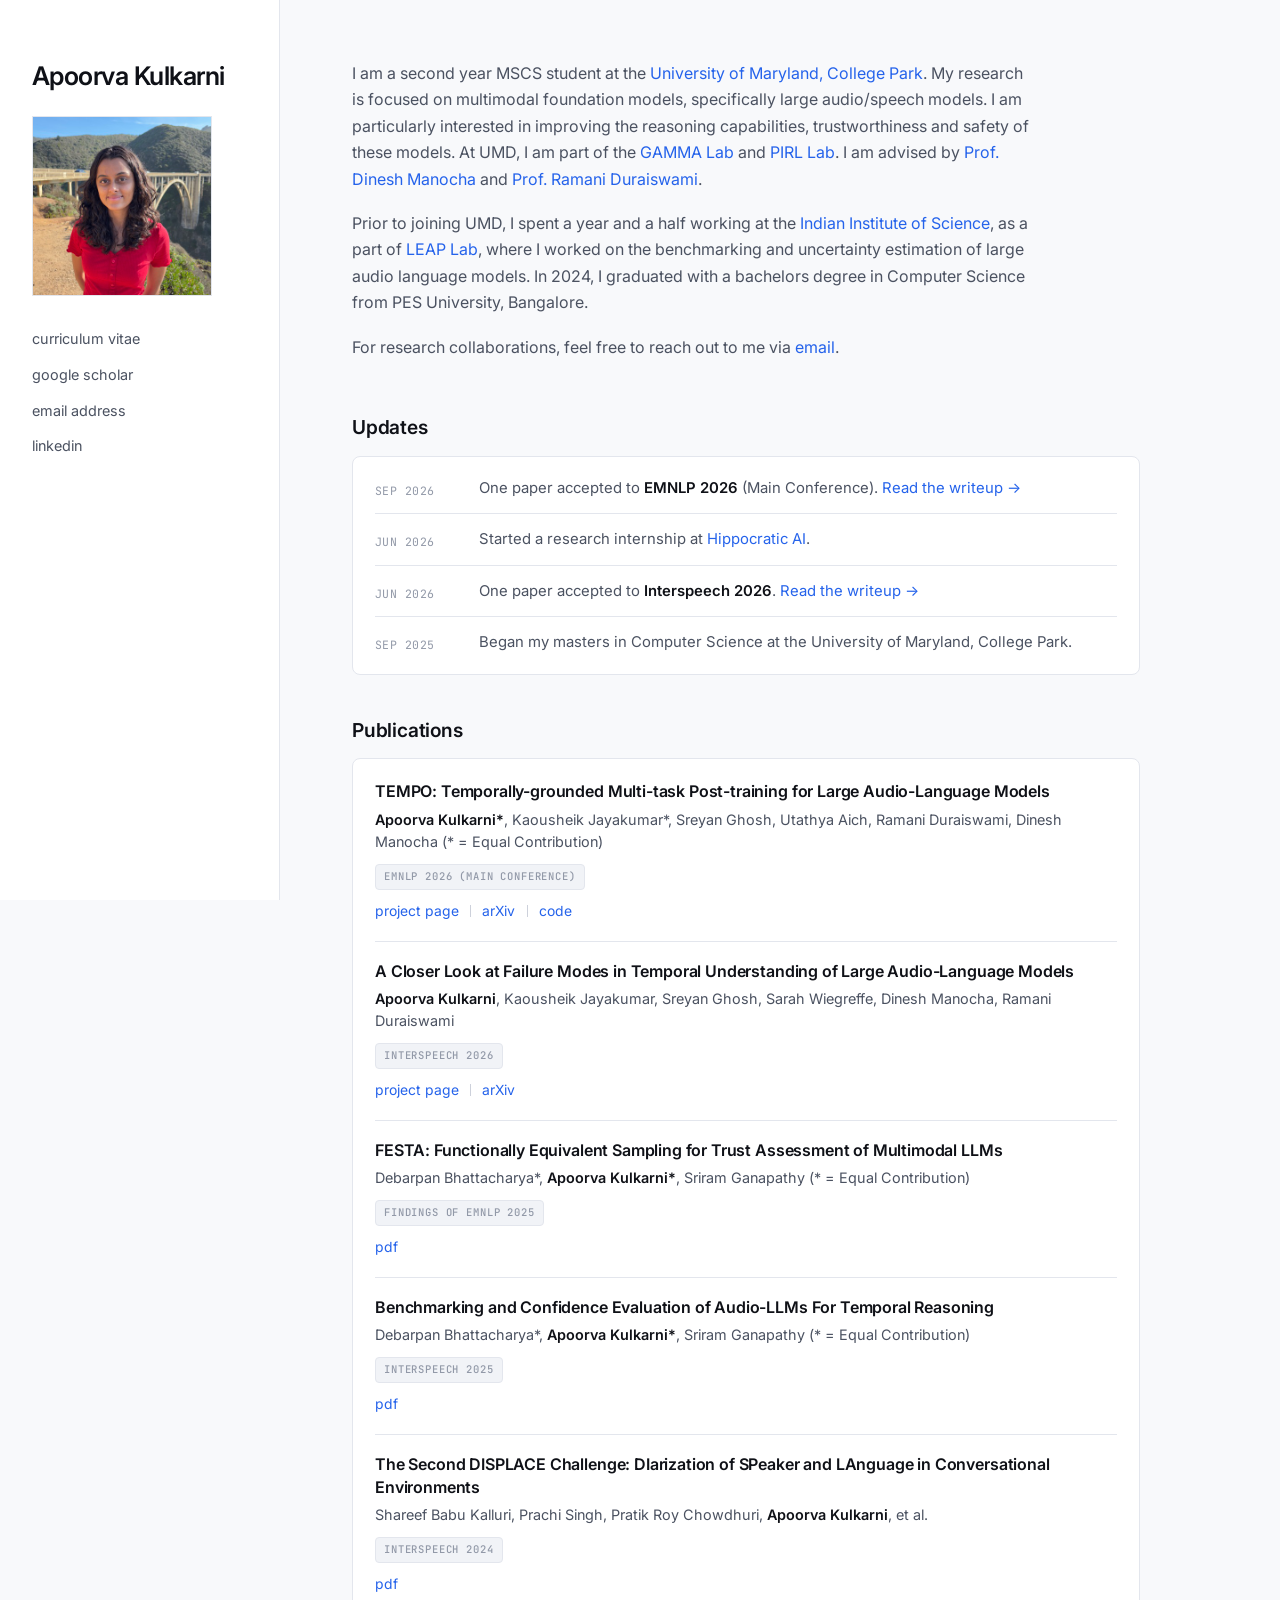
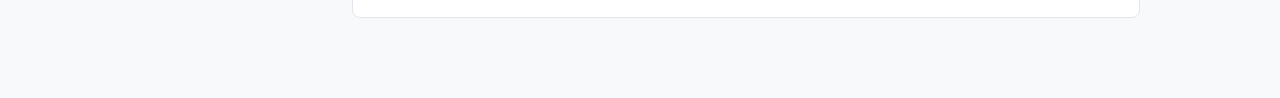
<file: index.html>
<!DOCTYPE html>
<html lang="en">
<head>
    <meta charset="UTF-8">
    <meta name="viewport" content="width=device-width, initial-scale=1.0">
    <title>Apoorva Kulkarni</title>
    <meta name="description" content="Apoorva Kulkarni — MSCS student at the University of Maryland, College Park, researching multimodal foundation models and large audio/speech models.">
    <meta name="author" content="Apoorva Kulkarni">

    <!-- Open Graph / link previews -->
    <meta property="og:type" content="website">
    <meta property="og:title" content="Apoorva Kulkarni">
    <meta property="og:description" content="MSCS student at UMD College Park researching multimodal foundation models and large audio/speech models.">
    <meta property="og:image" content="https://apoorva-ak.github.io/assets/profile.jpg">
    <meta property="og:url" content="https://apoorva-ak.github.io/">
    <meta name="twitter:card" content="summary">

    <!-- Favicon (inline SVG, initials) -->
    <link rel="icon" href="data:image/svg+xml,<svg xmlns='http://www.w3.org/2000/svg' viewBox='0 0 100 100'><rect width='100' height='100' rx='18' fill='%232563eb'/><text x='50' y='68' font-family='-apple-system,Helvetica,Arial,sans-serif' font-size='52' font-weight='600' fill='white' text-anchor='middle'>AK</text></svg>">

    <link rel="preconnect" href="https://fonts.googleapis.com">
    <link rel="preconnect" href="https://fonts.gstatic.com" crossorigin>
    <link href="https://fonts.googleapis.com/css2?family=Inter:ital,opsz,wght@0,14..32,300;0,14..32,400;0,14..32,500;0,14..32,600;0,14..32,700;1,14..32,400&family=JetBrains+Mono:wght@400;500&display=swap" rel="stylesheet">

    <link rel="stylesheet" href="assets/style.css">
</head>
<body>
    <div class="wrapper">
        <!-- Left Sidebar -->
        <aside class="sidebar">
            <div class="sidebar-content">
                <!-- Name -->
                <h1 class="name">Apoorva Kulkarni</h1>
                
                <!-- Photo -->
                <img src="assets/profile.jpg" alt="Apoorva Kulkarni" class="profile-photo">
                
                <!-- Links -->
                <nav class="sidebar-links">
                    <a href="assets/Apoorva_Kulkarni_CV.pdf" target="_blank">curriculum vitae</a>
                    <a href="https://scholar.google.com/citations?hl=en&user=VLn30LoAAAAJ" target="_blank">google scholar</a>
                    <a href="mailto:apoorvak@umd.edu">email address</a>
                    <a href="https://linkedin.com/in/apoorva-ak01" target="_blank">linkedin</a>
                </nav>
            </div>
        </aside>

        <!-- Main Content Area -->
        <main class="main-content">
           <!-- Introduction -->
            <section id="about" class="intro">
                <p>I am a second year MSCS student at the <a href="https://www.cs.umd.edu/">University of Maryland, College Park</a>. My research is focused on multimodal foundation models, specifically large audio/speech models. I am particularly interested in improving the reasoning capabilities, trustworthiness and safety of these models. At UMD, I am part of the <a href="https://gamma.umd.edu/">GAMMA Lab</a> and <a href="https://www.umiacs.umd.edu/labs/pirl/">PIRL Lab</a>. I am advised by <a href="https://www.cs.umd.edu/people/dmanocha">Prof. Dinesh Manocha</a> and <a href="https://www.cs.umd.edu/people/ramanid">Prof. Ramani Duraiswami</a>.</p>
                
                <p>Prior to joining UMD, I spent a year and a half working at the <a href="https://iisc.ac.in/">Indian Institute of Science</a>, as a part of <a href="http://leap.ee.iisc.ac.in/">LEAP Lab</a>, where I worked on the benchmarking and uncertainty estimation of large audio language models. In 2024, I graduated with a bachelors degree in Computer Science from PES University, Bangalore.</p>
                
                <p>For research collaborations, feel free to reach out to me via <a href="mailto:apoorvak@umd.edu">email</a>.</p>
            </section>

            <!-- Updates -->
            <section id="updates" class="updates">
                <h2>Updates</h2>
                <ul class="updates-list panel">
                    <li>
                        <span class="update-date">Sep 2026</span>
                        <span class="update-text">One paper accepted to <strong>EMNLP 2026</strong> (Main Conference). <a href="tempo/">Read the writeup &rarr;</a></span>
                    </li>
                    <li>
                        <span class="update-date">Jun 2026</span>
                        <span class="update-text">Started a research internship at <a href="https://www.hippocraticai.com/" target="_blank">Hippocratic AI</a>.</span>
                    </li>
                    <li>
                        <span class="update-date">Jun 2026</span>
                        <span class="update-text">One paper accepted to <strong>Interspeech 2026</strong>. <a href="temporal-reasoning-lalms/">Read the writeup &rarr;</a></span>
                    </li>
                    <li>
                        <span class="update-date">Sep 2025</span>
                        <span class="update-text">Began my masters in Computer Science at the University of Maryland, College Park.</span>
                    </li>
                </ul>
            </section>

            <!-- Publications -->
            <section id="publications" class="publications">
                <h2>Publications</h2>
                <div class="panel">

                    <!-- Publication 0 -->
                    <div class="publication">
                        <div class="pub-title">TEMPO: Temporally-grounded Multi-task Post-training for Large Audio-Language Models</div>
                        <div class="pub-authors">
                            <strong>Apoorva Kulkarni*</strong>, Kaousheik Jayakumar*, Sreyan Ghosh, Utathya Aich, Ramani Duraiswami, Dinesh Manocha (* = Equal Contribution)
                        </div>
                        <div class="pub-venue">EMNLP 2026 (Main Conference)</div>
                        <div class="pub-links">
                            <a href="tempo/">project page</a>
                            <a href="https://arxiv.org/abs/2608.29999" target="_blank">arXiv</a>
                            <a href="https://github.com/kaousheik-26/tempo" target="_blank">code</a>
                        </div>
                    </div>

                    <!-- Publication 1 -->
                    <div class="publication">
                        <div class="pub-title">A Closer Look at Failure Modes in Temporal Understanding of Large Audio-Language Models</div>
                        <div class="pub-authors">
                            <strong>Apoorva Kulkarni</strong>, Kaousheik Jayakumar, Sreyan Ghosh, Sarah Wiegreffe, Dinesh Manocha, Ramani Duraiswami
                        </div>
                        <div class="pub-venue">INTERSPEECH 2026</div>
                        <div class="pub-links">
                            <a href="temporal-reasoning-lalms/">project page</a>
                            <a href="https://arxiv.org/abs/2606.17417" target="_blank">arXiv</a>
                        </div>
                    </div>

                    <!-- Publication 2 -->
                    <div class="publication">
                        <div class="pub-title">FESTA: Functionally Equivalent Sampling for Trust Assessment of Multimodal LLMs</div>
                        <div class="pub-authors">
                            Debarpan Bhattacharya*, <strong>Apoorva Kulkarni*</strong>, Sriram Ganapathy (* = Equal Contribution)
                        </div>
                        <div class="pub-venue">Findings of EMNLP 2025</div>
                        <div class="pub-links">
                            <a href="https://aclanthology.org/anthology-files/anthology-files/pdf/findings/2025.findings-emnlp.657.pdf" target="_blank">pdf</a>
                        </div>
                    </div>

                    <!-- Publication 3 -->
                    <div class="publication">
                        <div class="pub-title">Benchmarking and Confidence Evaluation of Audio-LLMs For Temporal Reasoning</div>
                        <div class="pub-authors">
                            Debarpan Bhattacharya*, <strong>Apoorva Kulkarni*</strong>, Sriram Ganapathy (* = Equal Contribution)
                        </div>
                        <div class="pub-venue">INTERSPEECH 2025</div>
                        <div class="pub-links">
                            <a href="https://www.isca-archive.org/interspeech_2025/bhattacharya25b_interspeech.pdf" target="_blank">pdf</a>
                        </div>
                    </div>

                    <!-- Publication 4 -->
                    <div class="publication">
                        <div class="pub-title">The Second DISPLACE Challenge: DIarization of SPeaker and LAnguage in Conversational Environments</div>
                        <div class="pub-authors">
                            Shareef Babu Kalluri, Prachi Singh, Pratik Roy Chowdhuri, <strong>Apoorva Kulkarni</strong>, et al.
                        </div>
                        <div class="pub-venue">INTERSPEECH 2024</div>
                        <div class="pub-links">
                            <a href="https://www.isca-archive.org/interspeech_2024/kalluri24_interspeech.pdf" target="_blank">pdf</a>
                        </div>
                    </div>
                </div>
            </section>

        </main>
    </div>
</body>
</html>
</file>
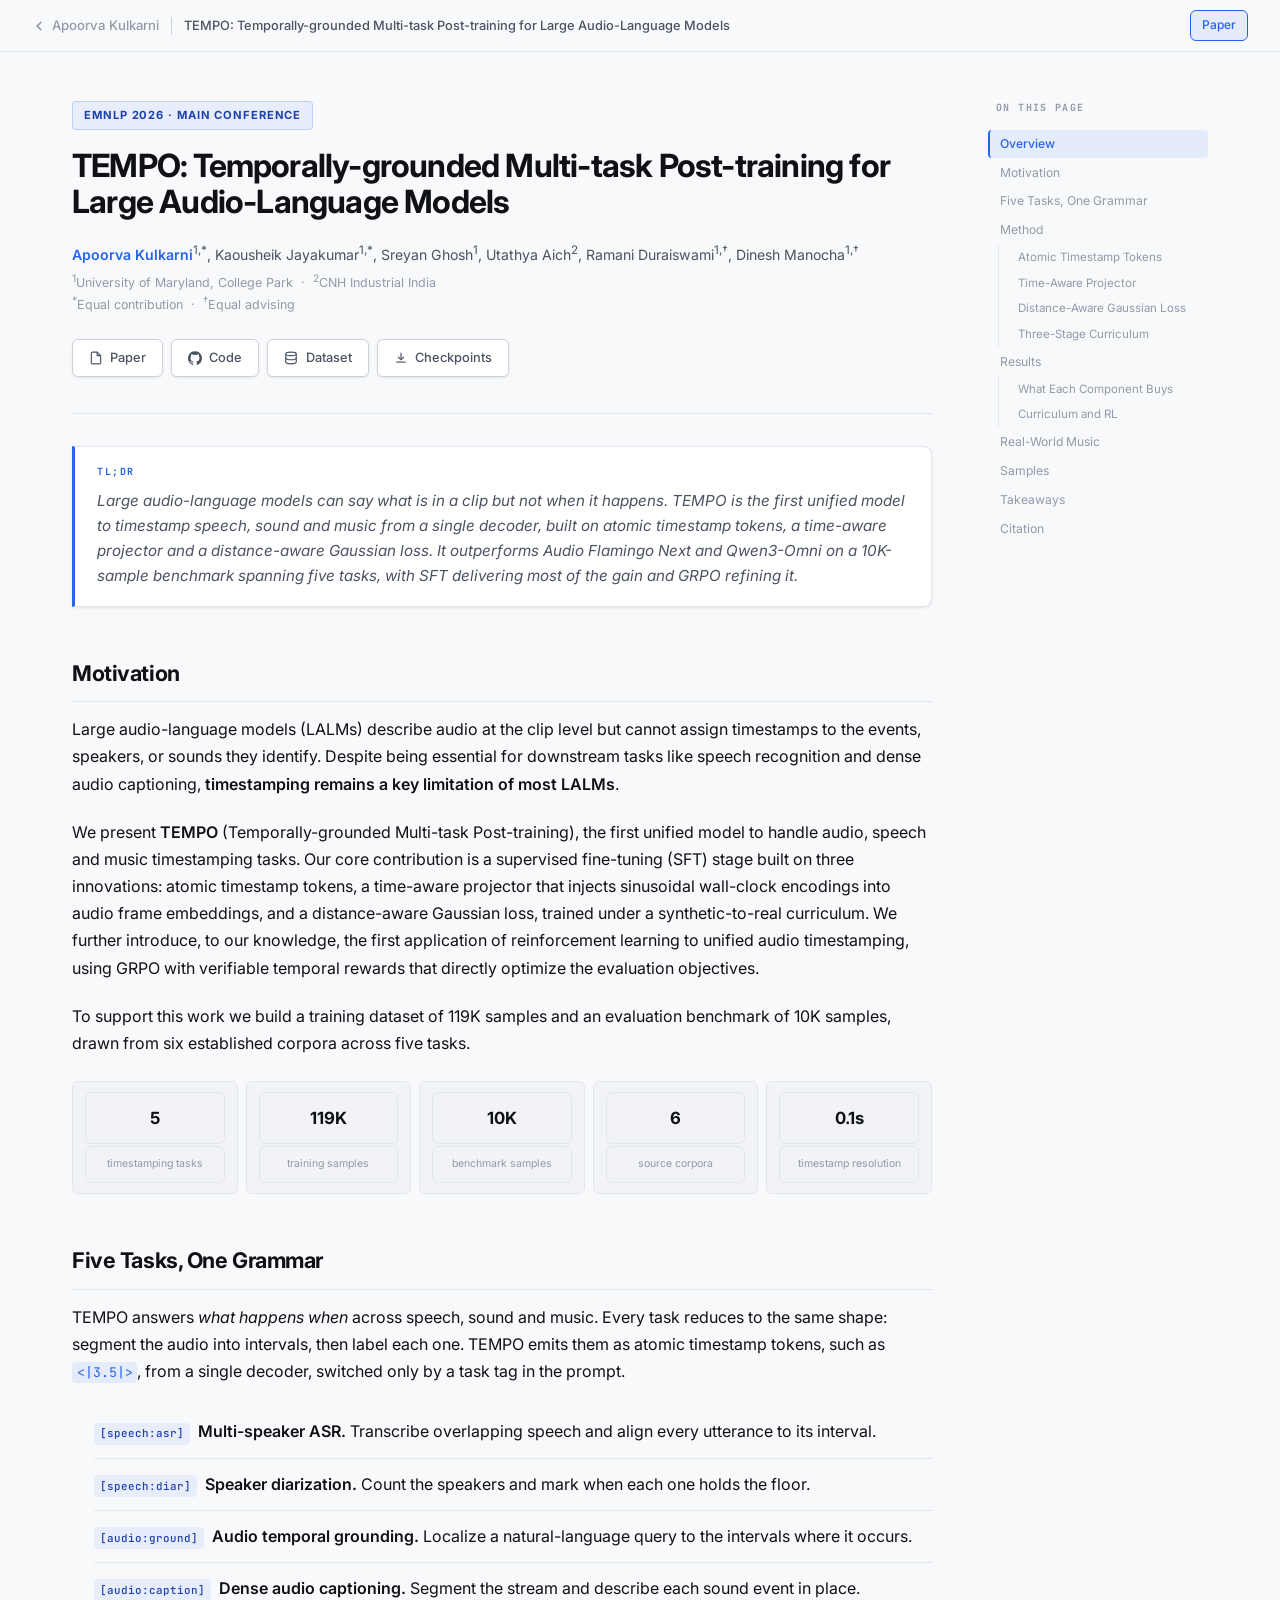
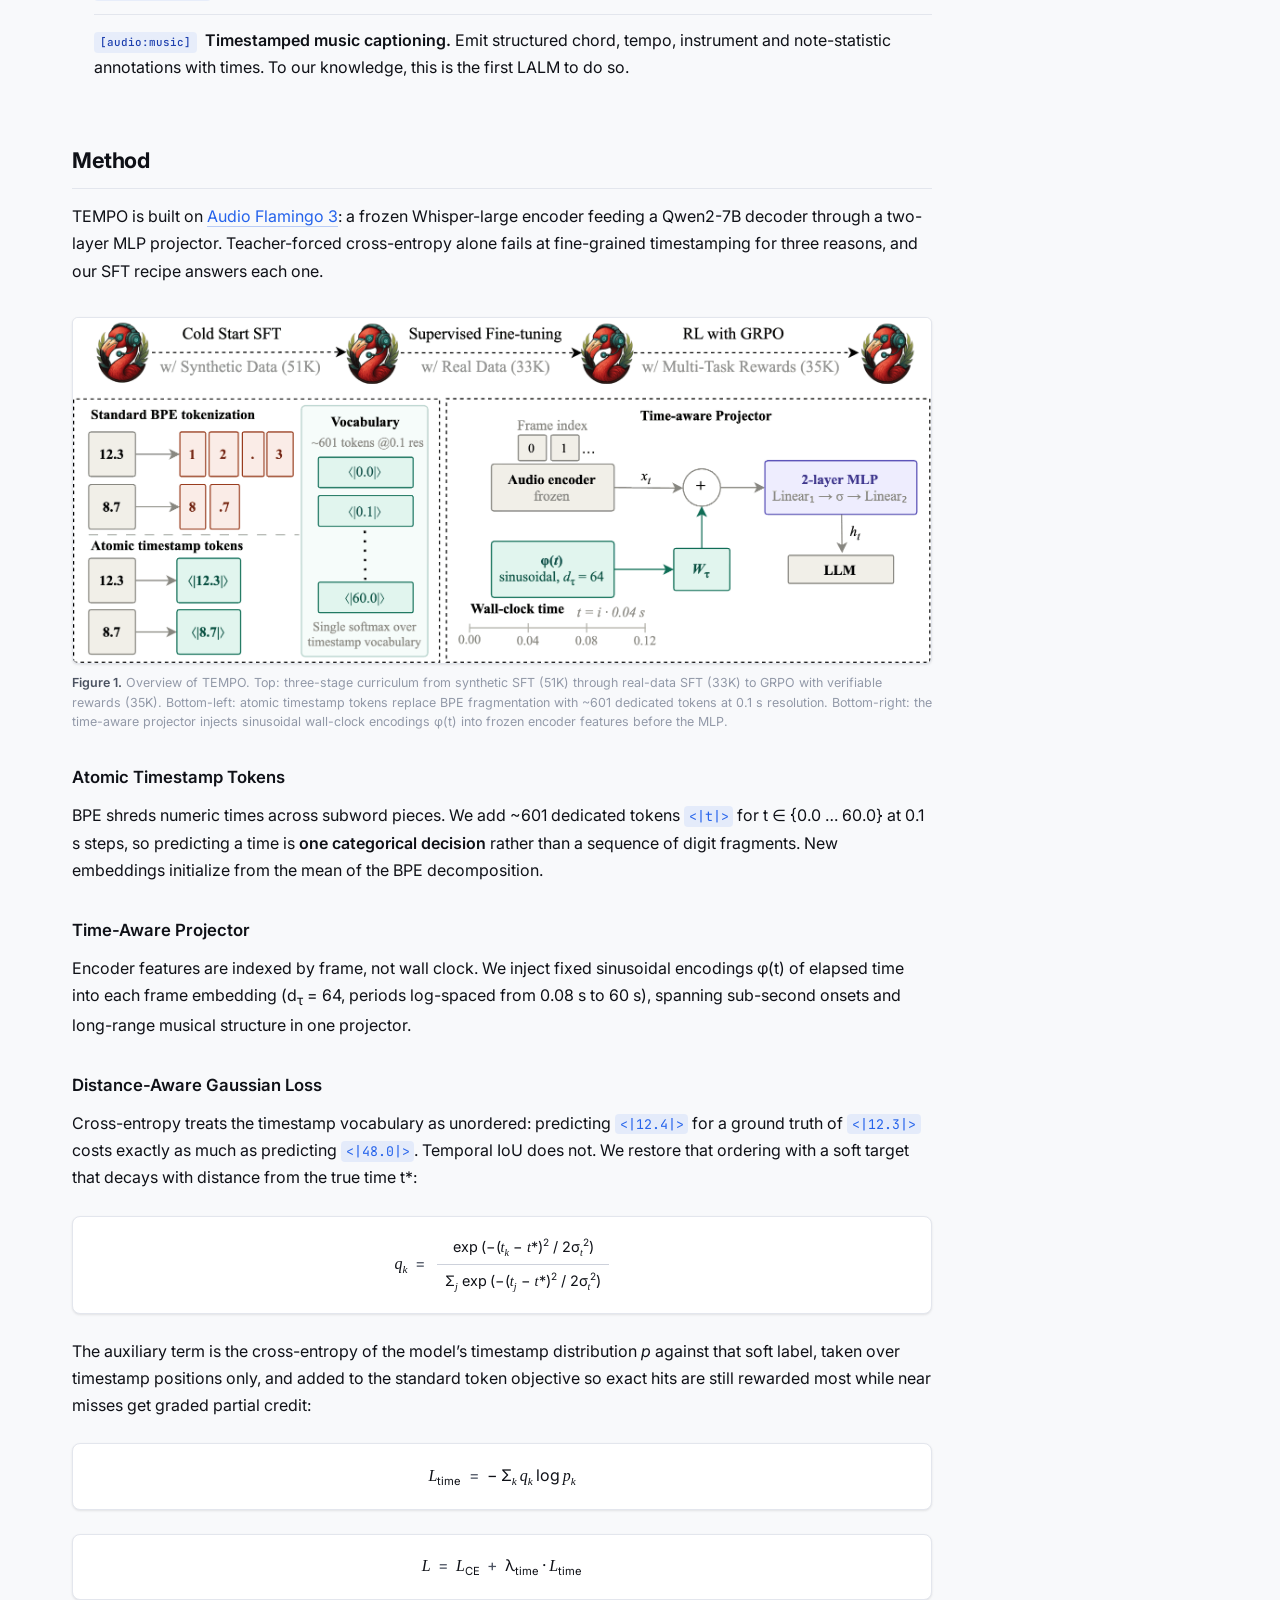
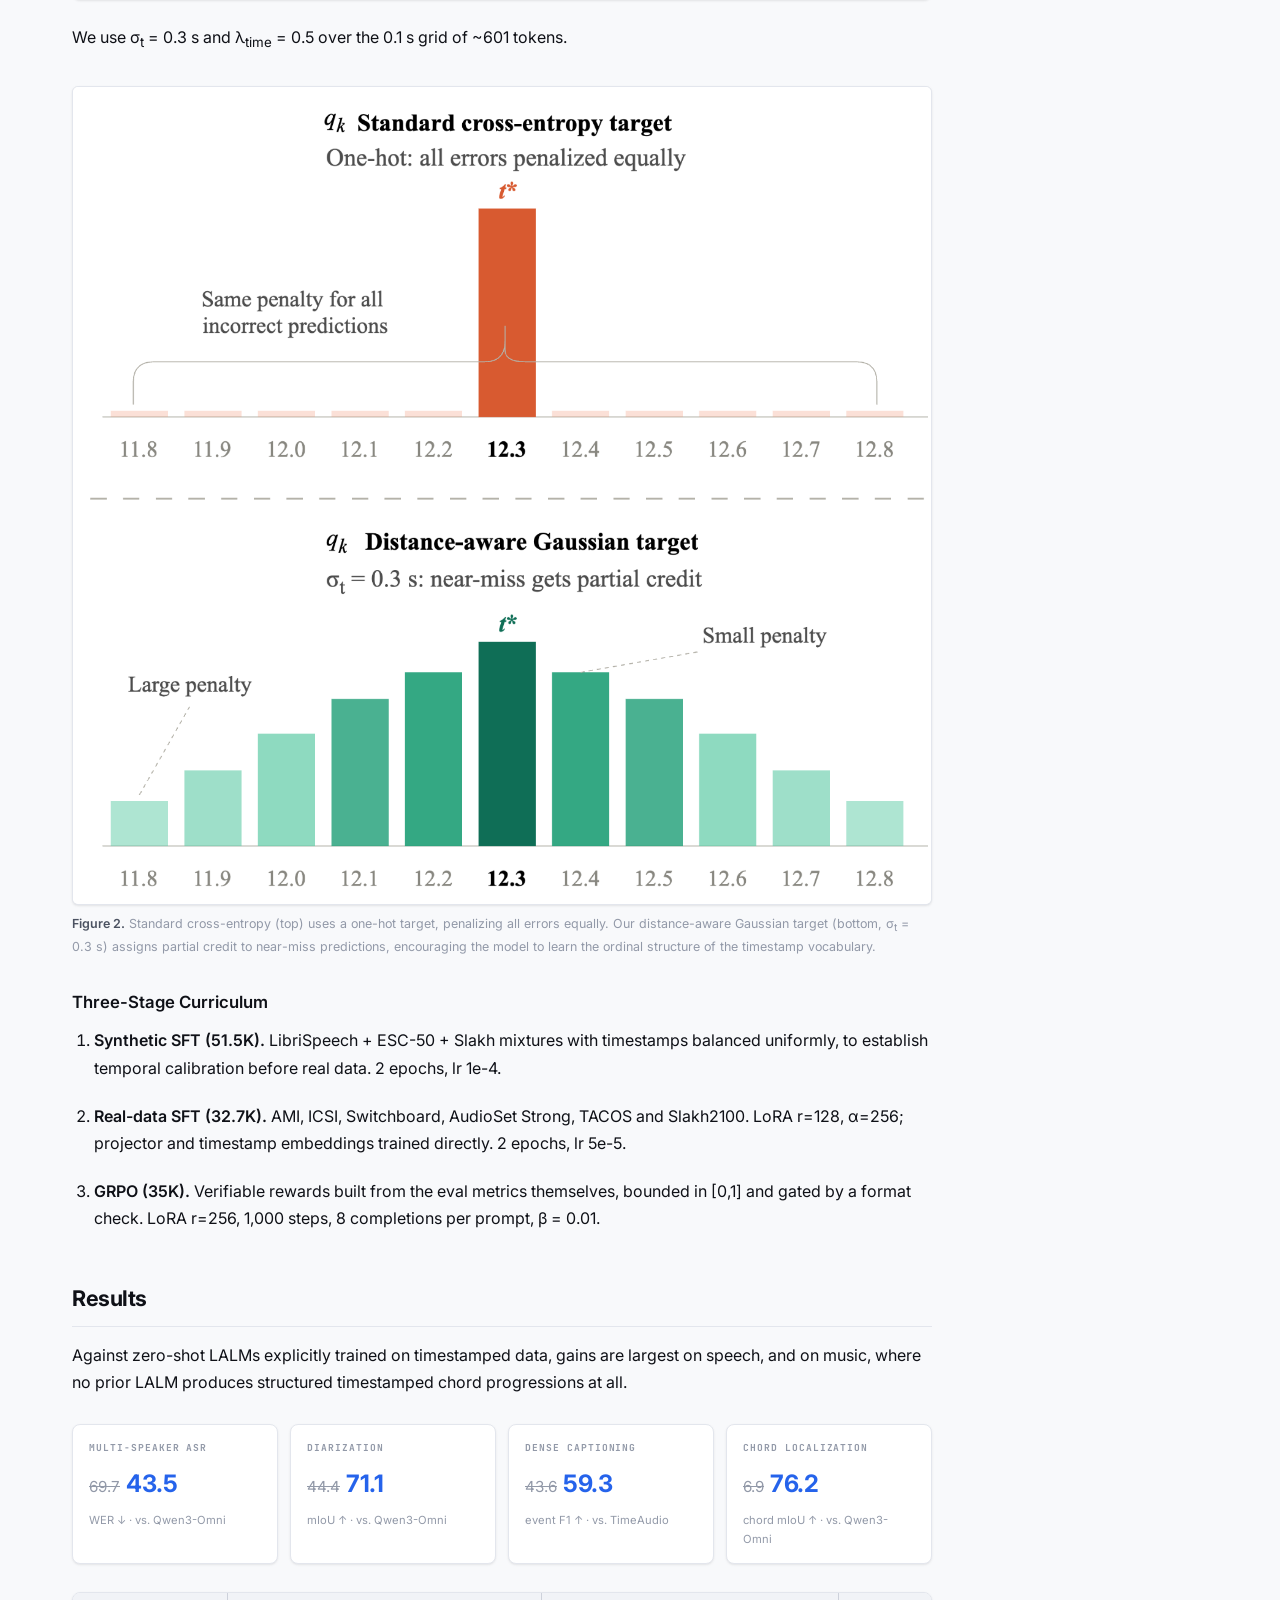
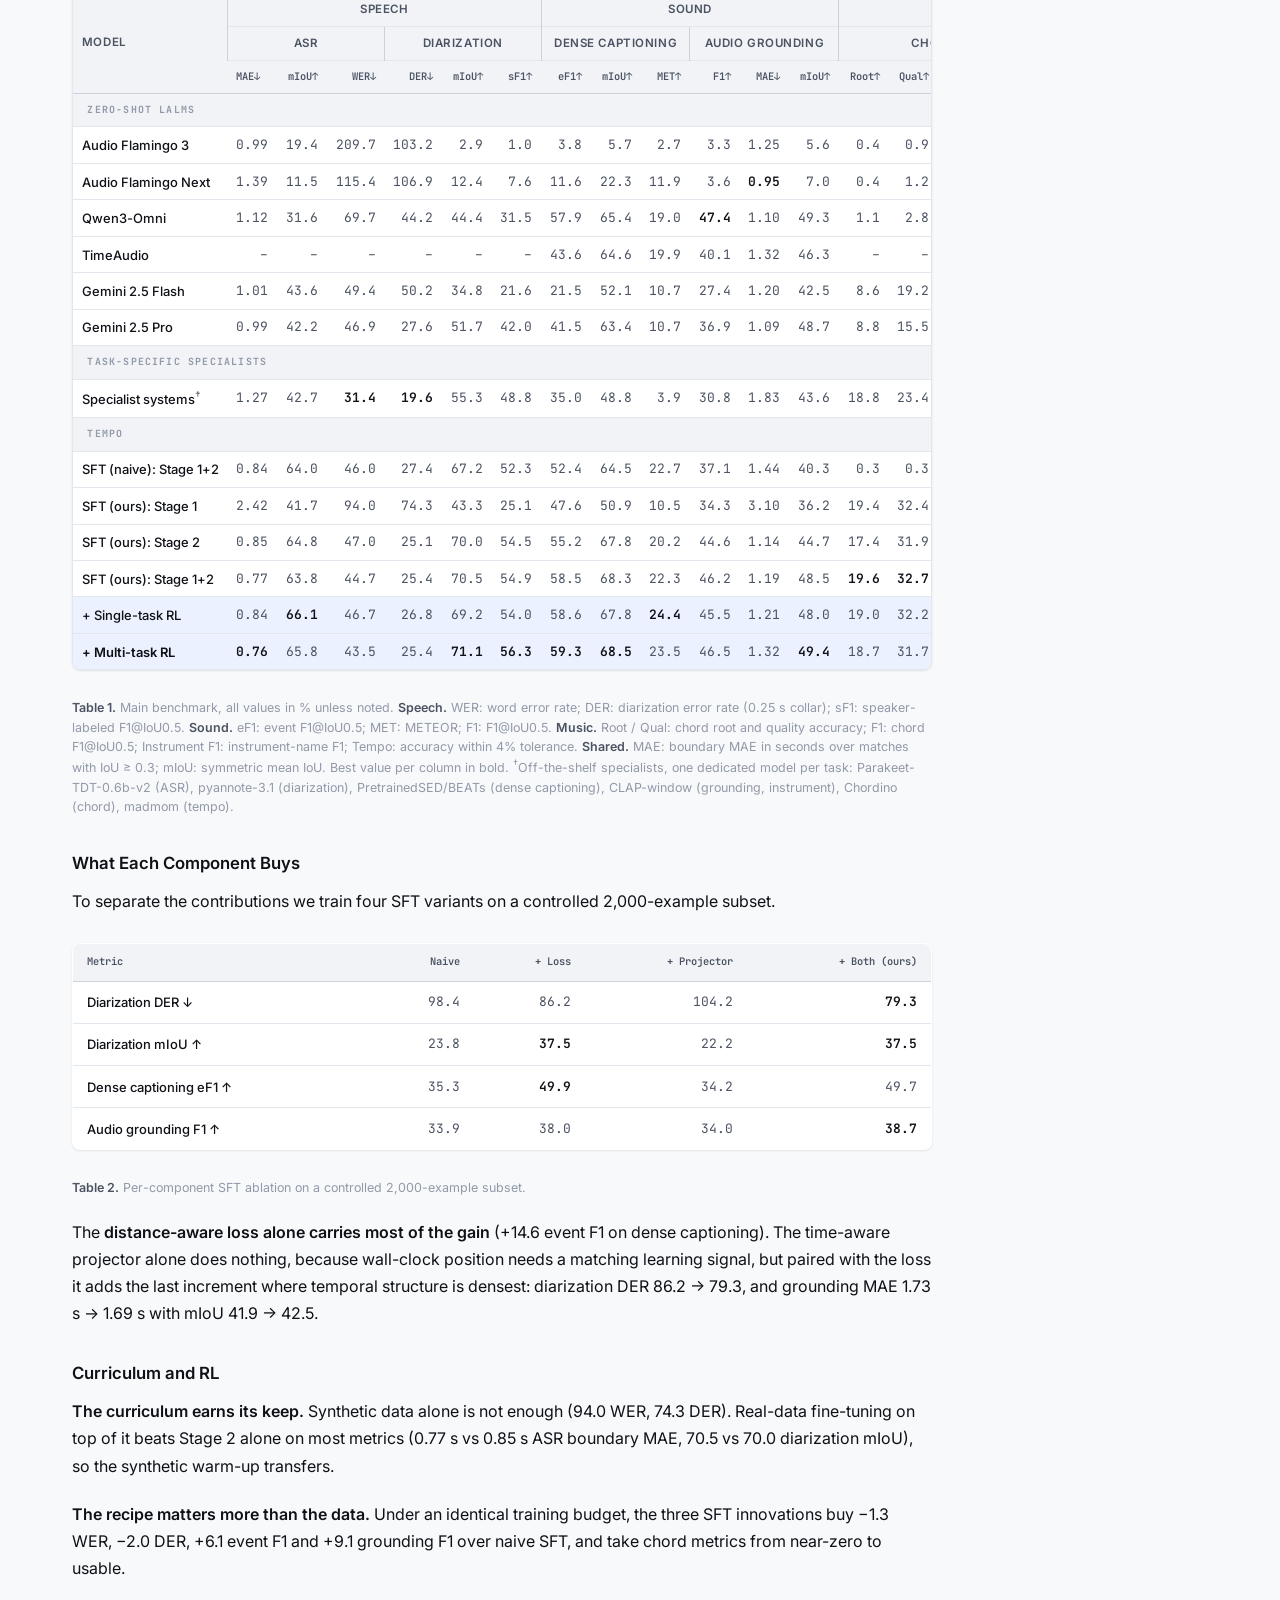
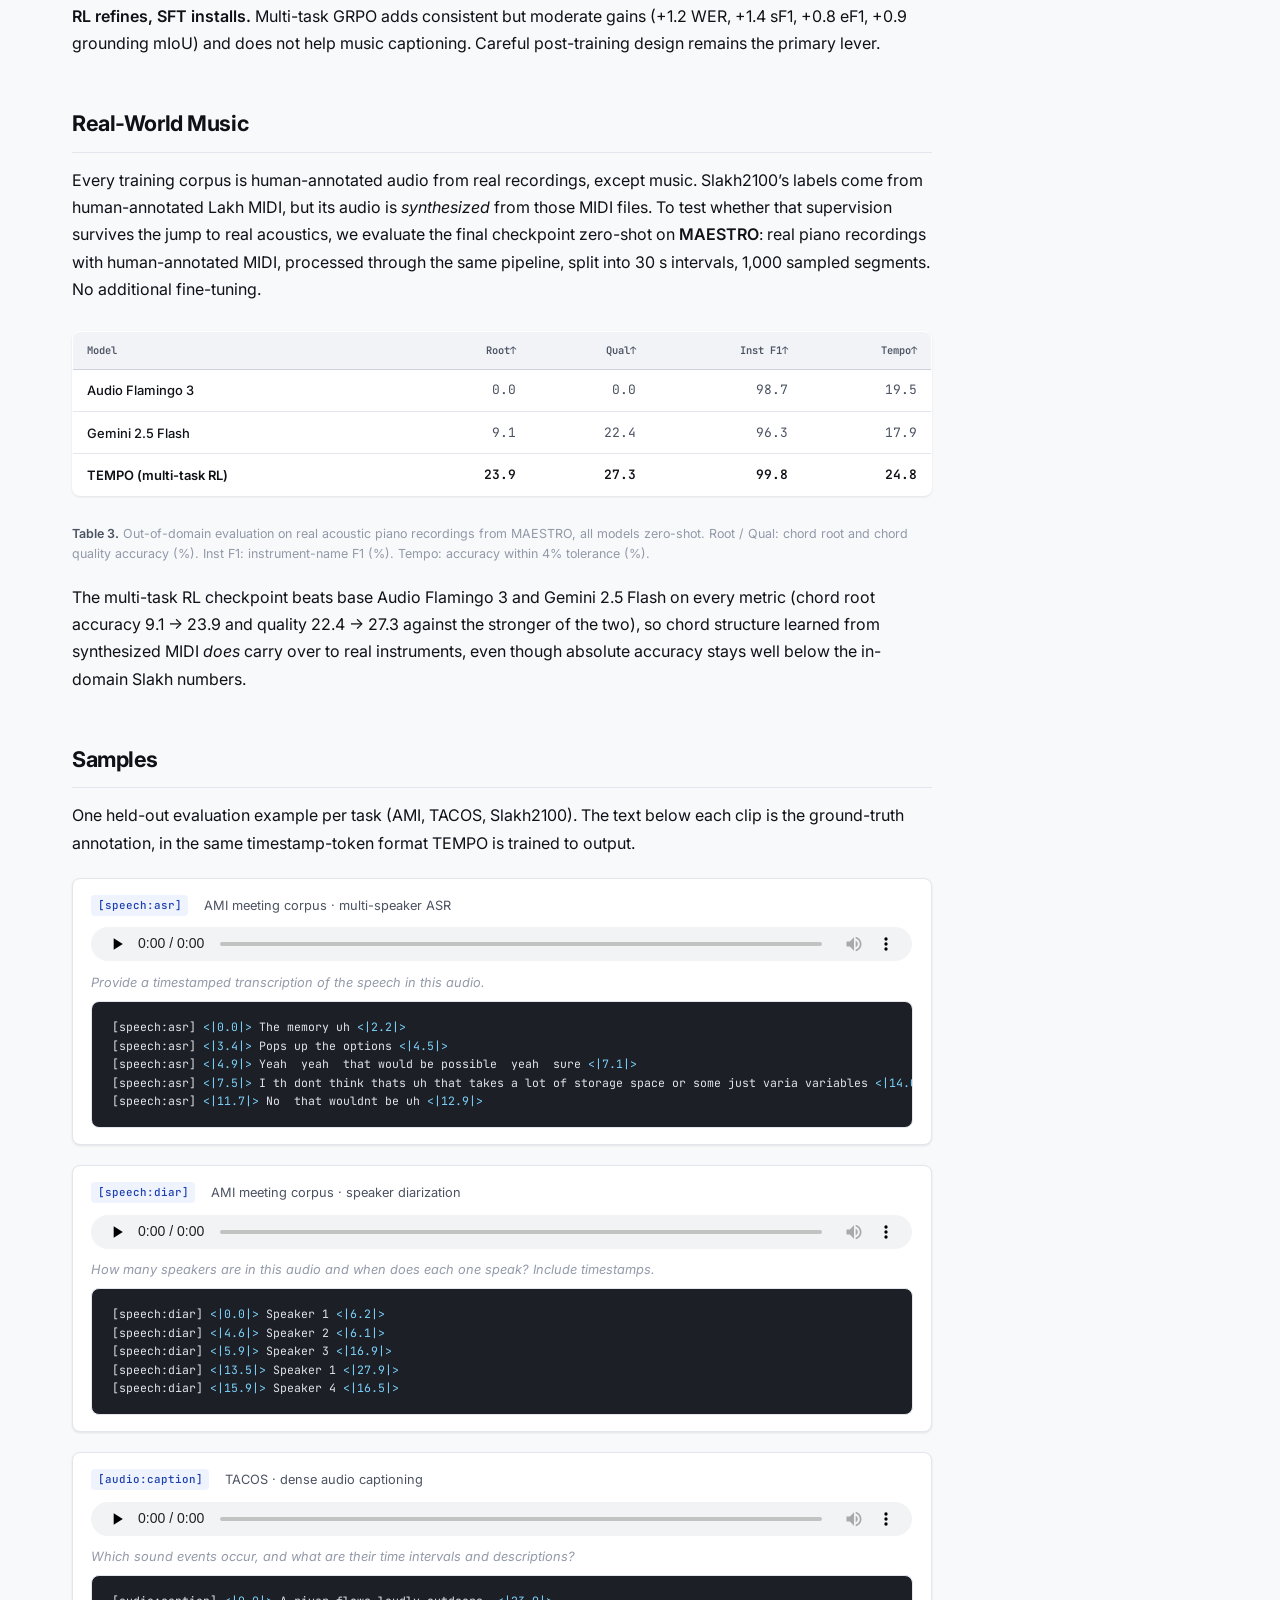
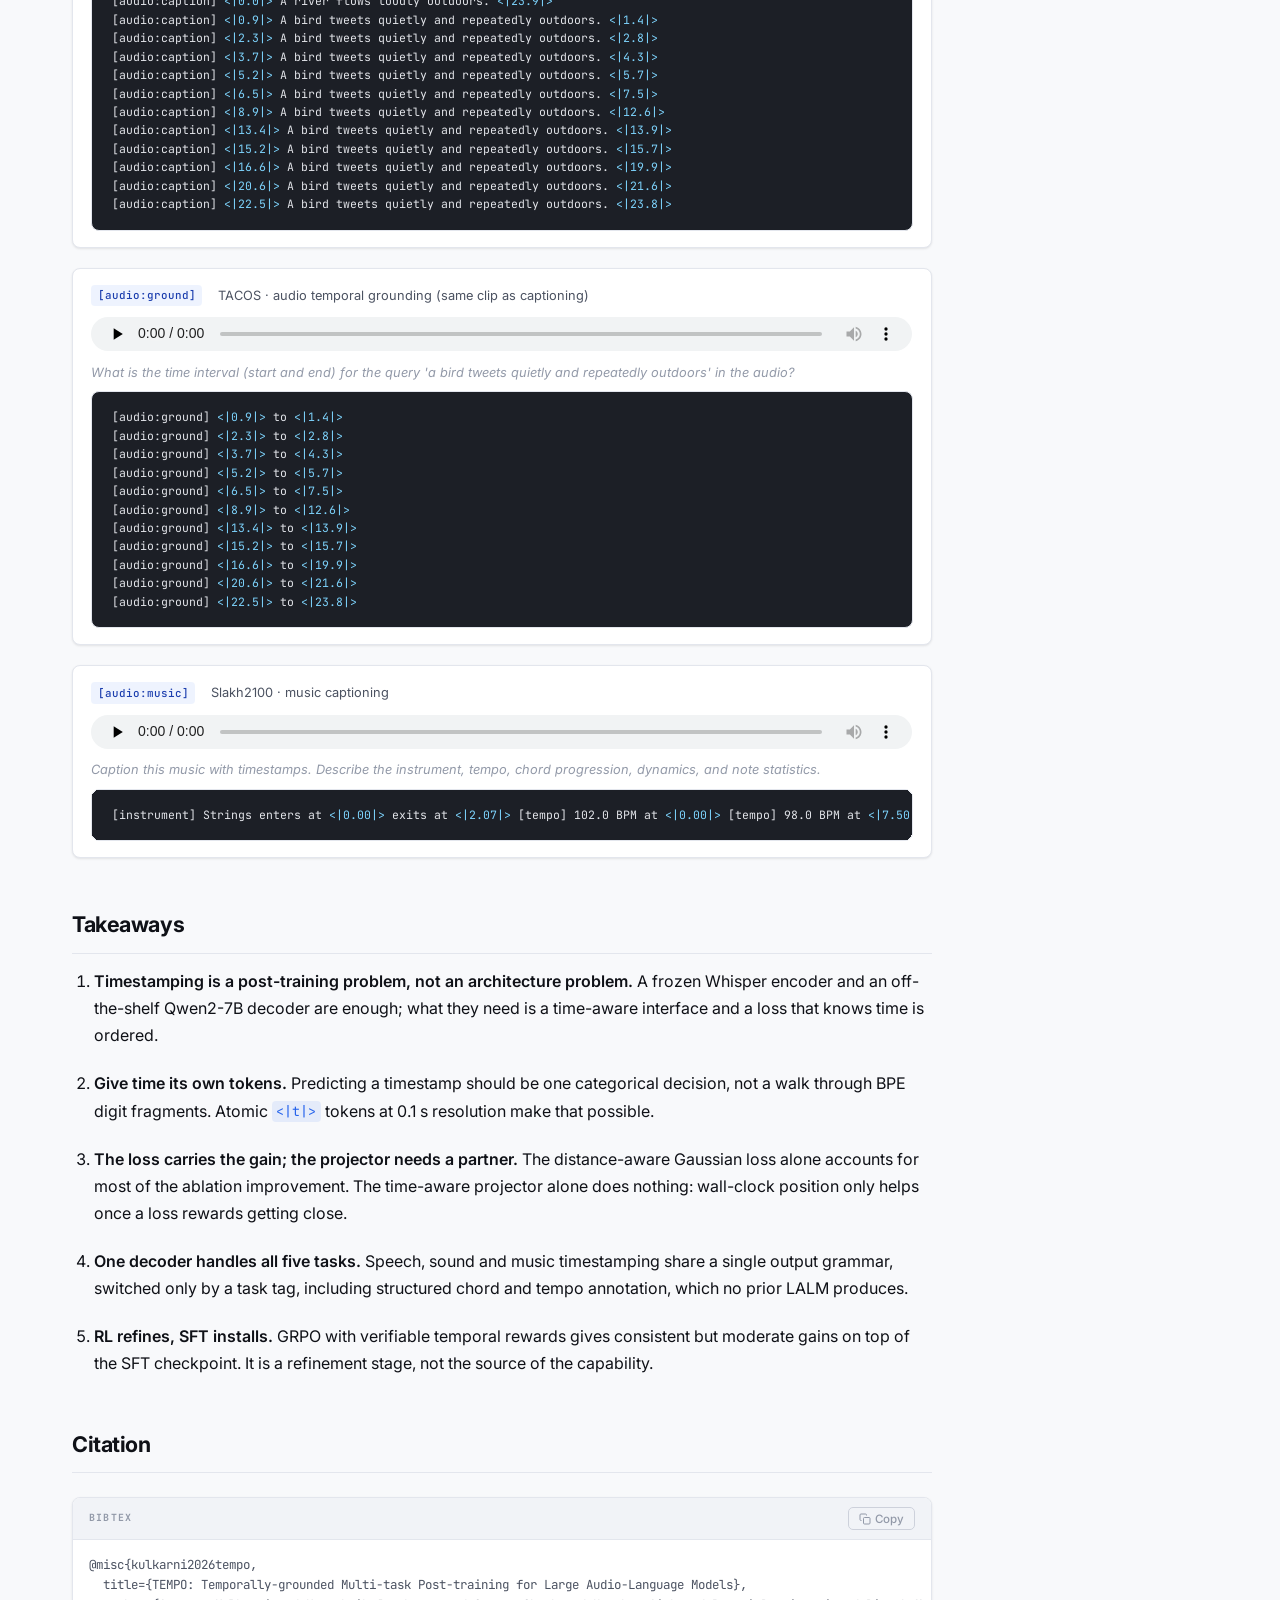
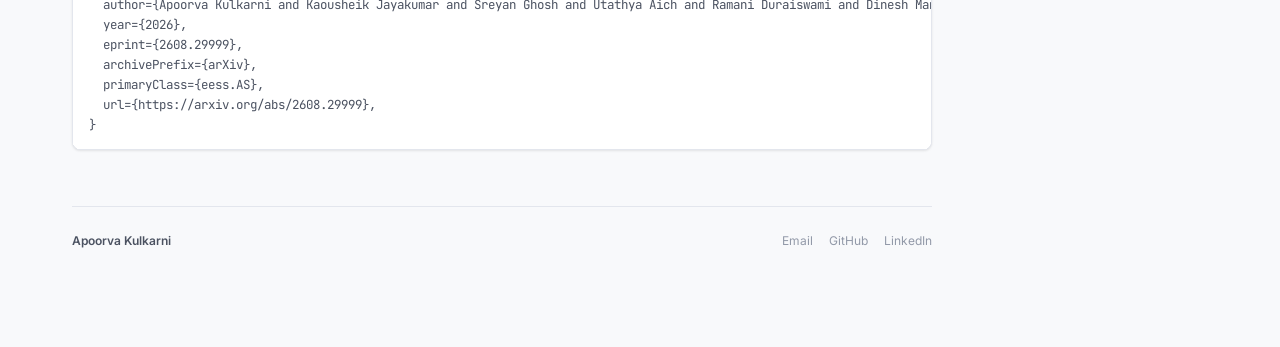
<file: tempo/index.html>
<!DOCTYPE html>
<html lang="en">
<head>
    <meta charset="UTF-8">
    <meta name="viewport" content="width=device-width, initial-scale=1.0">
    <title>TEMPO: Temporally-grounded Multi-task Post-training for Large Audio-Language Models &middot; Apoorva Kulkarni</title>
    <meta name="description" content="EMNLP 2026 paper: the first unified large audio-language model for timestamping across speech, sound and music.">
    <meta name="author" content="Apoorva Kulkarni">

    <!-- Open Graph / link previews -->
    <meta property="og:type" content="article">
    <meta property="og:title" content="TEMPO: Temporally-grounded Multi-task Post-training for Large Audio-Language Models">
    <meta property="og:description" content="EMNLP 2026 paper: the first unified large audio-language model for timestamping across speech, sound and music.">
    <meta property="og:image" content="https://apoorva-ak.github.io/tempo/assets/figure1-overview.png">
    <meta property="og:url" content="https://apoorva-ak.github.io/tempo/">
    <meta name="twitter:card" content="summary_large_image">
    <meta name="twitter:title" content="TEMPO: Temporally-grounded Multi-task Post-training for Large Audio-Language Models">
    <meta name="twitter:description" content="EMNLP 2026 paper: the first unified large audio-language model for timestamping across speech, sound and music.">
    <meta name="twitter:image" content="https://apoorva-ak.github.io/tempo/assets/figure1-overview.png">
    <link rel="icon" href="data:image/svg+xml,<svg xmlns='http://www.w3.org/2000/svg' viewBox='0 0 100 100'><rect width='100' height='100' rx='18' fill='%232563eb'/><text x='50' y='68' font-family='-apple-system,Helvetica,Arial,sans-serif' font-size='52' font-weight='600' fill='white' text-anchor='middle'>AK</text></svg>">
    <link rel="preconnect" href="https://fonts.googleapis.com">
    <link rel="preconnect" href="https://fonts.gstatic.com" crossorigin>
    <link href="https://fonts.googleapis.com/css2?family=Inter:ital,opsz,wght@0,14..32,300;0,14..32,400;0,14..32,500;0,14..32,600;0,14..32,700;1,14..32,400&family=JetBrains+Mono:wght@400;500&display=swap" rel="stylesheet">

    <style>
        /* ── Variables ─────────────────────────────── */
        :root {
            --bg:          #f8f9fb;
            --surface:     #ffffff;
            --surface2:    #f1f3f7;
            --text:        #0f1117;
            --text2:       #4b5261;
            --text3:       #9299a8;
            --border:      #e3e6ed;
            --border-md:   #cdd1db;
            --accent:      #2563eb;
            --accent-dim:  rgba(37,99,235,0.09);
            --accent-hover:#1d4ed8;
            --tag-bg:      rgba(37,99,235,0.08);
            --tag-text:    #1e40af;
            --code-bg:     #1c1f26;
            --code-text:   #e2e4e9;
            --shadow:      0 1px 3px rgba(0,0,0,0.06), 0 1px 2px rgba(0,0,0,0.04);
            --shadow-md:   0 4px 12px rgba(0,0,0,0.08);
            --toc-width:   220px;
            --topbar-h:    52px;
        }

        /* ── Reset ──────────────────────────────────── */
        *, *::before, *::after { box-sizing: border-box; margin: 0; padding: 0; }

        html {
            scroll-behavior: smooth;
            scroll-padding-top: calc(var(--topbar-h) + 24px);
        }

        body {
            background: var(--bg);
            color: var(--text);
            font-family: 'Inter', system-ui, -apple-system, sans-serif;
            font-size: 16px;
            line-height: 1.7;
            -webkit-font-smoothing: antialiased;
            transition: background 0.25s, color 0.25s;
        }

        /* ── Read progress ──────────────────────────── */
        #progress {
            position: fixed;
            top: 0; left: 0;
            height: 2px;
            background: var(--accent);
            width: 0%;
            z-index: 9999;
            transition: width 60ms linear;
        }

        /* ── Top bar ────────────────────────────────── */
        .topbar {
            position: sticky;
            top: 0;
            z-index: 200;
            height: var(--topbar-h);
            background: color-mix(in srgb, var(--bg) 88%, transparent);
            backdrop-filter: blur(16px) saturate(180%);
            -webkit-backdrop-filter: blur(16px) saturate(180%);
            border-bottom: 1px solid var(--border);
            display: flex;
            align-items: center;
            justify-content: space-between;
            padding: 0 2rem;
            gap: 1rem;
            transition: background 0.25s, border-color 0.25s;
        }

        .topbar-left {
            display: flex;
            align-items: center;
            gap: 0.75rem;
            min-width: 0;
        }

        .back-link {
            display: flex;
            align-items: center;
            gap: 0.4rem;
            font-size: 0.82rem;
            font-weight: 500;
            color: var(--text3);
            text-decoration: none;
            transition: color 0.15s;
            white-space: nowrap;
            flex-shrink: 0;
        }

        .back-link:hover { color: var(--text); }

        .topbar-divider {
            width: 1px;
            height: 18px;
            background: var(--border-md);
            flex-shrink: 0;
        }

        .topbar-title {
            font-size: 0.8rem;
            font-weight: 500;
            color: var(--text2);
            overflow: hidden;
            text-overflow: ellipsis;
            white-space: nowrap;
        }

        .topbar-right {
            display: flex;
            align-items: center;
            gap: 0.5rem;
            flex-shrink: 0;
        }

        .topbar-btn {
            display: inline-flex;
            align-items: center;
            gap: 0.35rem;
            padding: 0.3rem 0.7rem;
            font-size: 0.75rem;
            font-weight: 500;
            font-family: inherit;
            color: var(--text2);
            background: transparent;
            border: 1px solid var(--border-md);
            border-radius: 6px;
            text-decoration: none;
            cursor: pointer;
            transition: all 0.15s;
        }

        .topbar-btn:hover {
            color: var(--text);
            border-color: var(--text3);
            background: var(--surface2);
        }

        .topbar-btn.accent {
            color: var(--accent);
            border-color: var(--accent);
            background: var(--accent-dim);
        }

        .topbar-btn.accent:hover {
            background: var(--accent);
            color: var(--surface);
        }

        /* ── Page grid ──────────────────────────────── */
        .page-grid {
            display: grid;
            grid-template-columns: minmax(0,1fr) var(--toc-width);
            gap: 3.5rem;
            max-width: 1200px;
            margin: 0 auto;
            padding: 3rem 2rem 6rem;
        }

        /* ── Main column ────────────────────────────── */
        .main-col { min-width: 0; }

        /* ── Paper header ───────────────────────────── */
        .paper-header {
            padding-bottom: 2.25rem;
            border-bottom: 1px solid var(--border);
            margin-bottom: 2rem;
        }

        .venue-chip {
            display: inline-flex;
            align-items: center;
            gap: 0.4rem;
            font-size: 0.7rem;
            font-weight: 700;
            letter-spacing: 0.08em;
            text-transform: uppercase;
            color: var(--tag-text);
            background: var(--tag-bg);
            border: 1px solid color-mix(in srgb, var(--accent) 20%, transparent);
            padding: 0.25rem 0.7rem;
            border-radius: 4px;
            margin-bottom: 1.1rem;
        }

        .paper-title {
            font-size: 2rem;
            font-weight: 700;
            line-height: 1.15;
            letter-spacing: -0.025em;
            color: var(--text);
            margin-bottom: 1.25rem;
        }

        .authors-block {
            font-size: 0.88rem;
            color: var(--text2);
            line-height: 1.65;
            margin-bottom: 0.3rem;
        }

        .authors-block .me {
            color: var(--accent);
            font-weight: 600;
        }

        .authors-block a {
            color: inherit;
            text-decoration: none;
            transition: color 0.15s;
        }

        .authors-block a:hover { color: var(--accent); }

        .affil-block {
            font-size: 0.78rem;
            color: var(--text3);
            margin-bottom: 1.5rem;
            line-height: 1.5;
        }

        .paper-links {
            display: flex;
            flex-wrap: wrap;
            gap: 0.5rem;
        }

        .paper-link {
            display: inline-flex;
            align-items: center;
            gap: 0.45rem;
            padding: 0.45rem 1rem;
            font-size: 0.8rem;
            font-weight: 500;
            border-radius: 6px;
            text-decoration: none;
            transition: all 0.15s;
            border: 1px solid var(--border-md);
            color: var(--text2);
            background: var(--surface);
            box-shadow: var(--shadow);
        }

        .paper-link:hover {
            border-color: var(--accent);
            color: var(--accent);
            box-shadow: var(--shadow-md);
        }

        .paper-link svg { width: 14px; height: 14px; flex-shrink: 0; }

        /* ── TL;DR ──────────────────────────────────── */
        .tldr {
            background: var(--surface);
            border: 1px solid var(--border);
            border-left: 3px solid var(--accent);
            border-radius: 0 8px 8px 0;
            padding: 1.1rem 1.4rem;
            margin-bottom: 2.75rem;
            box-shadow: var(--shadow);
        }

        .tldr-label {
            font-size: 0.62rem;
            font-weight: 700;
            letter-spacing: 0.14em;
            text-transform: uppercase;
            color: var(--accent);
            font-family: 'JetBrains Mono', monospace;
            margin-bottom: 0.4rem;
        }

        .tldr-text {
            font-size: 0.95rem;
            color: var(--text2);
            line-height: 1.65;
            font-style: italic;
        }

        /* ── Article typography ─────────────────────── */
        .post-content p {
            margin-bottom: 1.3rem;
            color: var(--text);
        }

        .post-content a {
            color: var(--accent);
            text-decoration: none;
            border-bottom: 1px solid color-mix(in srgb, var(--accent) 30%, transparent);
            transition: border-color 0.15s;
        }

        .post-content a:hover { border-bottom-color: var(--accent); }

        .post-content h2 {
            font-size: 1.35rem;
            font-weight: 700;
            letter-spacing: -0.02em;
            color: var(--text);
            margin: 3rem 0 0.9rem;
            padding-bottom: 0.6rem;
            border-bottom: 1px solid var(--border);
        }

        .post-content h3 {
            font-size: 1.05rem;
            font-weight: 600;
            color: var(--text);
            margin: 2rem 0 0.65rem;
        }

        .post-content strong { font-weight: 600; color: var(--text); }
        .post-content em { font-style: italic; }

        .post-content ul, .post-content ol {
            padding-left: 1.35rem;
            margin-bottom: 1.3rem;
        }

        .post-content li { margin-bottom: 0.4rem; }

        /* ── Figures ────────────────────────────────── */
        .post-content figure {
            margin: 2rem 0;
        }

        .post-content figure img {
            max-width: 100%;
            width: 100%;
            height: auto;
            display: block;
            border-radius: 6px;
            border: 1px solid var(--border);
            background: #fff;
            box-shadow: var(--shadow);
        }

        .post-content figcaption {
            margin-top: 0.6rem;
            font-size: 0.78rem;
            color: var(--text3);
            line-height: 1.55;
        }

        .post-content figcaption strong { color: var(--text2); }

        /* side-by-side figures */
        .post-content .img-row {
            display: grid;
            grid-template-columns: 1fr 1fr;
            gap: 0.75rem;
        }

        .post-content .img-row > * {
            min-width: 0;
        }

        .post-content .img-row img {
            width: 100%;
            height: auto;
            border-radius: 6px;
            border: 1px solid var(--border);
            background: #fff;
            box-shadow: var(--shadow);
            display: block;
        }

        /* equal-height variant: normalize differing aspect ratios */
        .post-content .img-row.equal-h img {
            width: auto;
            max-width: 100%;
            height: 230px;
            margin: 0 auto;
            object-fit: contain;
        }

        /* ── Tables ─────────────────────────────────── */
        .post-content table {
            width: 100%;
            border-collapse: collapse;
            font-size: 0.84rem;
            margin: 1.75rem 0;
            background: var(--surface);
            border-radius: 8px;
            overflow: hidden;
            border: 1px solid var(--border);
            box-shadow: var(--shadow);
        }

        .post-content table thead {
            background: var(--surface2);
            border-bottom: 1px solid var(--border-md);
        }

        .post-content table th {
            padding: 0.6rem 0.9rem;
            text-align: left;
            font-size: 0.72rem;
            font-weight: 600;
            text-transform: uppercase;
            letter-spacing: 0.05em;
            color: var(--text2);
            white-space: nowrap;
        }

        .post-content table td {
            padding: 0.6rem 0.9rem;
            border-bottom: 1px solid var(--border);
            color: var(--text2);
            font-family: 'JetBrains Mono', monospace;
            font-size: 0.81rem;
        }

        .post-content table td:first-child {
            font-family: 'Inter', sans-serif;
            font-weight: 500;
            color: var(--text);
        }

        .post-content table tbody tr:last-child td { border-bottom: none; }

        .post-content table tbody tr:hover { background: var(--accent-dim); }

        /* ── Blockquotes ─────────────────────────────── */
        .post-content blockquote {
            border-left: 3px solid var(--accent);
            background: var(--accent-dim);
            padding: 0.9rem 1.2rem;
            border-radius: 0 6px 6px 0;
            margin: 1.5rem 0;
        }

        .post-content blockquote p {
            margin-bottom: 0;
            font-size: 0.95rem;
            color: var(--text2);
            font-style: italic;
        }

        /* ── Code ───────────────────────────────────── */
        .post-content code {
            font-family: 'JetBrains Mono', monospace;
            font-size: 0.83em;
            background: var(--accent-dim);
            color: var(--accent);
            padding: 0.1em 0.35em;
            border-radius: 4px;
        }

        .post-content pre {
            background: var(--code-bg);
            color: var(--code-text);
            border-radius: 8px;
            padding: 1rem 1.25rem;
            margin: 1.5rem 0;
            overflow-x: auto;
            font-family: 'JetBrains Mono', monospace;
            font-size: 0.78rem;
            line-height: 1.6;
            border: 1px solid var(--border);
        }

        .post-content pre code {
            background: none;
            color: inherit;
            padding: 0;
            font-size: inherit;
        }

        /* ── Citation block ─────────────────────────── */
        .citation-block {
            background: var(--surface);
            border: 1px solid var(--border);
            border-radius: 8px;
            overflow: hidden;
            margin: 1.5rem 0;
            box-shadow: var(--shadow);
        }

        .citation-block .cite-header {
            display: flex;
            align-items: center;
            justify-content: space-between;
            padding: 0.6rem 1rem;
            background: var(--surface2);
            border-bottom: 1px solid var(--border);
        }

        .citation-block .cite-label {
            font-family: 'JetBrains Mono', monospace;
            font-size: 0.62rem;
            font-weight: 700;
            letter-spacing: 0.12em;
            text-transform: uppercase;
            color: var(--text3);
        }

        .citation-block .cite-copy {
            display: inline-flex;
            align-items: center;
            gap: 0.3rem;
            font-size: 0.72rem;
            font-weight: 500;
            font-family: inherit;
            color: var(--text3);
            background: transparent;
            border: 1px solid var(--border-md);
            border-radius: 5px;
            padding: 0.2rem 0.6rem;
            cursor: pointer;
            transition: all 0.15s;
        }

        .citation-block .cite-copy:hover { color: var(--text); border-color: var(--text3); }
        .citation-block .cite-copy.copied { color: var(--accent); border-color: var(--accent); }

        .citation-block pre {
            margin: 0;
            border: none;
            border-radius: 0;
            background: var(--surface);
            color: var(--text2);
            padding: 0.9rem 1rem;
            font-size: 0.78rem;
        }

        /* ── TOC column ─────────────────────────────── */
        .toc-col {
            position: sticky;
            top: calc(var(--topbar-h) + 2rem);
            align-self: start;
            max-height: calc(100vh - var(--topbar-h) - 4rem);
            overflow-y: auto;
        }

        .toc-label {
            font-size: 0.62rem;
            font-weight: 700;
            letter-spacing: 0.14em;
            text-transform: uppercase;
            color: var(--text3);
            font-family: 'JetBrains Mono', monospace;
            margin-bottom: 0.8rem;
            padding-left: 0.5rem;
        }

        .toc-col nav ul { list-style: none; }
        .toc-col nav li { margin-bottom: 1px; }

        .toc-col nav a {
            display: block;
            padding: 0.32rem 0.6rem;
            font-size: 0.76rem;
            color: var(--text3);
            text-decoration: none;
            border-radius: 4px;
            border-left: 2px solid transparent;
            line-height: 1.45;
            transition: all 0.15s;
        }

        .toc-col nav a:hover { color: var(--text); background: var(--surface2); }

        .toc-col nav a.active {
            color: var(--accent);
            background: var(--accent-dim);
            border-left-color: var(--accent);
            font-weight: 500;
        }

        .toc-col nav ul ul {
            padding-left: 0.6rem;
            margin-top: 1px;
            border-left: 1px solid var(--border);
            margin-left: 0.6rem;
        }

        .toc-col nav ul ul a { font-size: 0.72rem; padding: 0.25rem 0.5rem; }

        /* ── Footer ─────────────────────────────────── */
        .site-footer {
            margin-top: 3.5rem;
            padding-top: 1.5rem;
            border-top: 1px solid var(--border);
            display: flex;
            align-items: center;
            justify-content: space-between;
            flex-wrap: wrap;
            gap: 0.75rem;
            font-size: 0.75rem;
            color: var(--text3);
        }

        .footer-name { font-weight: 600; color: var(--text2); }

        .footer-links { display: flex; gap: 1rem; }

        .footer-links a {
            color: var(--text3);
            text-decoration: none;
            transition: color 0.15s;
        }

        .footer-links a:hover { color: var(--accent); }

        /* ── Responsive ─────────────────────────────── */
        @media (max-width: 900px) {
            .page-grid {
                grid-template-columns: 1fr;
                gap: 0;
                padding: 2rem 1.25rem 4rem;
            }

            .toc-col { display: none; }

            .paper-title { font-size: 1.55rem; }

            .topbar { padding: 0 1.25rem; }

            .topbar-title { display: none; }

            .post-content .img-row {
                grid-template-columns: 1fr;
            }
        }

        /* ── TEMPO additions ────────────────────────── */

        /* JetBrains Mono ligates "<|" and "|>" into arrows, which mangles
           timestamp tokens like <|3.5|> - turn ligatures off everywhere mono is used */
        code, pre, .tag,
        .post-content table td,
        .post-content table thead tr:last-child th,
        .facts .facts-n, .stat-card .stat-label, .toc-label, .tldr-label, .cite-label {
            font-variant-ligatures: none;
            -webkit-font-variant-ligatures: none;
            font-feature-settings: "liga" 0, "clig" 0, "calt" 0;
        }

        /* typeset formulas (no math library needed) */
        .math {
            /* block, not flex: flex gaps would separate a subscript from its base */
            display: block;
            text-align: center;
            background: var(--surface);
            border: 1px solid var(--border);
            border-radius: 8px;
            padding: 1.1rem 1.25rem;
            margin: 1.5rem 0;
            box-shadow: var(--shadow);
            font-family: 'Inter', serif;
            font-size: 1rem;
            color: var(--text);
            overflow-x: auto;
        }

        .math i { font-family: Georgia, 'Times New Roman', serif; font-style: italic; }
        .math .op { color: var(--text2); margin: 0 0.45rem; }
        .math sub, .math sup { font-size: 0.7em; }

        .frac {
            display: inline-flex;
            flex-direction: column;
            align-items: center;
            vertical-align: middle;
            font-size: 0.9em;
        }

        .frac > span:first-child { padding: 0 0.5rem 0.2rem; }

        .frac > span:last-child {
            padding: 0.2rem 0.5rem 0;
            border-top: 1px solid var(--border-md);
        }

        /* a caption directly under a table needs to clear the next paragraph */
        .post-content > figcaption { margin-bottom: 1.3rem; }

        /* wide multi-level tables scroll instead of squeezing */
        .table-wrap {
            margin: 1.75rem 0;
            overflow-x: auto;
            border-radius: 8px;
            border: 1px solid var(--border);
            background: var(--surface);
            box-shadow: var(--shadow);
        }

        .table-wrap table {
            margin: 0;
            border: none;
            border-radius: 0;
            box-shadow: none;
            min-width: 1080px;
            font-size: 0.72rem;
        }

        .table-wrap table th,
        .table-wrap table td { padding: 0.42rem 0.55rem; white-space: nowrap; }

        /* grouped header rows */
        .post-content table thead tr + tr th { border-top: 1px solid var(--border); }

        .post-content table thead tr:last-child th {
            font-family: 'JetBrains Mono', monospace;
            font-size: 0.65rem;
            text-transform: none;
            letter-spacing: 0;
        }

        /* numeric columns right-align in every table */
        .post-content table th:not(:first-child),
        .post-content table td:not(:first-child) { text-align: right; }

        /* grouped header spans stay centered over their columns */
        .post-content table th[colspan] {
            text-align: center;
            border-left: 1px solid var(--border-md);
        }

        /* section separator rows inside a table body */
        .post-content table td.group-row {
            font-family: 'JetBrains Mono', monospace;
            font-size: 0.62rem;
            font-weight: 700;
            letter-spacing: 0.12em;
            text-transform: uppercase;
            color: var(--text3);
            background: var(--surface2);
            padding: 0.5rem 0.9rem;
            text-align: left !important;
        }

        .post-content table tr.is-ours td { background: var(--accent-dim); }
        .post-content table tr.is-ours:hover td { background: var(--accent-dim); }

        /* headline result stats */
        .stat-grid {
            display: grid;
            grid-template-columns: repeat(auto-fit, minmax(160px, 1fr));
            gap: 0.75rem;
            margin: 1.75rem 0;
        }

        .stat-card {
            background: var(--surface);
            border: 1px solid var(--border);
            border-radius: 8px;
            padding: 0.9rem 1rem;
            box-shadow: var(--shadow);
        }

        .stat-card .stat-label {
            font-family: 'JetBrains Mono', monospace;
            font-size: 0.6rem;
            font-weight: 700;
            letter-spacing: 0.1em;
            text-transform: uppercase;
            color: var(--text3);
            margin-bottom: 0.5rem;
        }

        .stat-card .stat-nums {
            display: flex;
            align-items: baseline;
            gap: 0.4rem;
        }

        .stat-card .stat-from {
            font-size: 0.95rem;
            color: var(--text3);
            text-decoration: line-through;
        }

        .stat-card .stat-to {
            font-size: 1.5rem;
            font-weight: 700;
            color: var(--accent);
            letter-spacing: -0.02em;
        }

        .stat-card .stat-note {
            margin-top: 0.4rem;
            font-size: 0.7rem;
            color: var(--text3);
        }

        /* dataset facts strip */
        .facts {
            display: grid;
            grid-template-columns: repeat(auto-fit, minmax(105px, 1fr));
            gap: 0.5rem;
            margin: 1.5rem 0 2rem;
        }

        .facts div {
            background: var(--surface2);
            border: 1px solid var(--border);
            border-radius: 6px;
            padding: 0.65rem 0.75rem;
            text-align: center;
        }

        .facts .facts-n {
            font-size: 1.05rem;
            font-weight: 700;
            color: var(--text);
            letter-spacing: -0.01em;
        }

        .facts .facts-l {
            font-size: 0.66rem;
            color: var(--text3);
            margin-top: 0.15rem;
            line-height: 1.35;
        }

        /* task list */
        .task-list { list-style: none; padding-left: 0; }

        .task-list li {
            padding: 0.75rem 0;
            border-bottom: 1px solid var(--border);
            margin-bottom: 0;
        }

        .task-list li:last-child { border-bottom: none; }

        .tag {
            display: inline-block;
            font-family: 'JetBrains Mono', monospace;
            font-size: 0.68rem;
            font-weight: 500;
            color: var(--tag-text);
            background: var(--tag-bg);
            border-radius: 4px;
            padding: 0.1rem 0.4rem;
            margin-right: 0.5rem;
        }

        /* audio sample cards */
        .sample {
            background: var(--surface);
            border: 1px solid var(--border);
            border-radius: 8px;
            padding: 1rem 1.15rem;
            margin: 1.25rem 0;
            box-shadow: var(--shadow);
        }

        .sample-head {
            display: flex;
            align-items: center;
            flex-wrap: wrap;
            gap: 0.5rem;
            margin-bottom: 0.7rem;
        }

        .sample-corpus { font-size: 0.8rem; color: var(--text2); }

        .sample audio {
            width: 100%;
            height: 34px;
            margin-bottom: 0.7rem;
            display: block;
        }

        .sample-prompt {
            font-size: 0.8rem;
            font-style: italic;
            color: var(--text3);
            margin-bottom: 0.6rem;
            line-height: 1.5;
        }

        .sample pre {
            margin: 0;
            max-height: 260px;
            overflow: auto;
            font-size: 0.72rem;
        }

        .sample pre .ts { color: #7dd3fc; }

        @media (max-width: 900px) {
            .stat-grid { grid-template-columns: repeat(auto-fit, minmax(140px, 1fr)); }
        }
    </style>
</head>

<body>
<div id="progress"></div>

<!-- Top bar -->
<header class="topbar">
    <div class="topbar-left">
        <a href="../" class="back-link">
            <svg width="14" height="14" viewBox="0 0 16 16" fill="none" stroke="currentColor" stroke-width="2" stroke-linecap="round">
                <path d="M10 12L6 8l4-4"/>
            </svg>
            Apoorva Kulkarni
        </a>
        <div class="topbar-divider"></div>
        <span class="topbar-title">TEMPO: Temporally-grounded Multi-task Post-training for Large Audio-Language Models</span>
    </div>
    <div class="topbar-right">
        <a href="https://arxiv.org/abs/2608.29999" class="topbar-btn accent" target="_blank">Paper</a>
    </div>
</header>

<!-- Two-column layout -->
<div class="page-grid">

    <!-- Main content -->
    <main class="main-col" id="top">

        <!-- Paper header -->
        <header class="paper-header">
            <div class="venue-chip">EMNLP 2026 &middot; Main Conference</div>

            <h1 class="paper-title">TEMPO: Temporally-grounded Multi-task Post-training for Large Audio-Language Models</h1>

            <div class="authors-block"><span class="me">Apoorva Kulkarni</span><sup>1,*</sup>, Kaousheik Jayakumar<sup>1,*</sup>, Sreyan Ghosh<sup>1</sup>, Utathya Aich<sup>2</sup>, Ramani Duraiswami<sup>1,&dagger;</sup>, Dinesh Manocha<sup>1,&dagger;</sup></div>

            <div class="affil-block">
                <sup>1</sup>University of Maryland, College Park &nbsp;&middot;&nbsp; <sup>2</sup>CNH Industrial India<br>
                <sup>*</sup>Equal contribution &nbsp;&middot;&nbsp; <sup>&dagger;</sup>Equal advising
            </div>

            <div class="paper-links">
                <a href="https://arxiv.org/abs/2608.29999" class="paper-link" target="_blank">
                    <svg viewBox="0 0 24 24" fill="none" stroke="currentColor" stroke-width="2">
                        <path d="M14 2H6a2 2 0 0 0-2 2v16a2 2 0 0 0 2 2h12a2 2 0 0 0 2-2V8z"/>
                        <polyline points="14 2 14 8 20 8"/>
                    </svg>
                    Paper
                </a>
                <a href="https://github.com/kaousheik-26/tempo" class="paper-link" target="_blank">
                    <svg viewBox="0 0 24 24" fill="currentColor" stroke="none">
                        <path d="M12 .5C5.37.5 0 5.87 0 12.5c0 5.3 3.44 9.8 8.21 11.39.6.11.82-.26.82-.58v-2.02c-3.34.73-4.04-1.61-4.04-1.61-.55-1.39-1.34-1.76-1.34-1.76-1.09-.75.08-.73.08-.73 1.2.08 1.84 1.24 1.84 1.24 1.07 1.84 2.81 1.31 3.5 1 .11-.78.42-1.31.76-1.61-2.67-.3-5.47-1.34-5.47-5.96 0-1.32.47-2.4 1.24-3.24-.13-.3-.54-1.52.12-3.18 0 0 1.01-.32 3.3 1.24a11.5 11.5 0 016 0c2.29-1.56 3.3-1.24 3.3-1.24.66 1.66.25 2.88.12 3.18.77.84 1.24 1.92 1.24 3.24 0 4.63-2.81 5.65-5.49 5.95.43.37.81 1.1.81 2.22v3.29c0 .32.21.7.83.58C20.57 22.29 24 17.8 24 12.5 24 5.87 18.63.5 12 .5z"/>
                    </svg>
                    Code
                </a>
                <a href="https://huggingface.co/datasets/Kaousheik/tempo" class="paper-link" target="_blank">
                    <svg viewBox="0 0 24 24" fill="none" stroke="currentColor" stroke-width="2">
                        <ellipse cx="12" cy="5" rx="9" ry="3"/>
                        <path d="M3 5v14a9 3 0 0 0 18 0V5"/>
                        <path d="M3 12a9 3 0 0 0 18 0"/>
                    </svg>
                    Dataset
                </a>
                <a href="https://huggingface.co/collections/Kaousheik/tempo-6a8a96ced2752994aa9034e2" class="paper-link" target="_blank">
                    <svg viewBox="0 0 24 24" fill="none" stroke="currentColor" stroke-width="2">
                        <path d="M12 3v12"/>
                        <path d="M7 10l5 5 5-5"/>
                        <path d="M4 19h16"/>
                    </svg>
                    Checkpoints
                </a>
            </div>
        </header>

        <div class="tldr">
            <div class="tldr-label">TL;DR</div>
            <div class="tldr-text">Large audio-language models can say what is in a clip but not when it happens. TEMPO is the first unified model to timestamp speech, sound and music from a single decoder, built on atomic timestamp tokens, a time-aware projector and a distance-aware Gaussian loss. It outperforms Audio Flamingo Next and Qwen3-Omni on a 10K-sample benchmark spanning five tasks, with SFT delivering most of the gain and GRPO refining it.</div>
        </div>

        <article class="post-content">

            <h2 id="motivation">Motivation</h2>

<p>Large audio-language models (LALMs) describe audio at the clip level but cannot assign timestamps to the events, speakers, or sounds they identify. Despite being essential for downstream tasks like speech recognition and dense audio captioning, <strong>timestamping remains a key limitation of most LALMs</strong>.</p>

<p>We present <strong>TEMPO</strong> (Temporally-grounded Multi-task Post-training), the first unified model to handle audio, speech and music timestamping tasks. Our core contribution is a supervised fine-tuning (SFT) stage built on three innovations: atomic timestamp tokens, a time-aware projector that injects sinusoidal wall-clock encodings into audio frame embeddings, and a distance-aware Gaussian loss, trained under a synthetic-to-real curriculum. We further introduce, to our knowledge, the first application of reinforcement learning to unified audio timestamping, using GRPO with verifiable temporal rewards that directly optimize the evaluation objectives.</p>

<p>To support this work we build a training dataset of 119K samples and an evaluation benchmark of 10K samples, drawn from six established corpora across five tasks.</p>

<div class="facts">
  <div><div class="facts-n">5</div><div class="facts-l">timestamping tasks</div></div>
  <div><div class="facts-n">119K</div><div class="facts-l">training samples</div></div>
  <div><div class="facts-n">10K</div><div class="facts-l">benchmark samples</div></div>
  <div><div class="facts-n">6</div><div class="facts-l">source corpora</div></div>
  <div><div class="facts-n">0.1s</div><div class="facts-l">timestamp resolution</div></div>
</div>

<h2 id="tasks">Five Tasks, One Grammar</h2>

<p>TEMPO answers <em>what happens when</em> across speech, sound and music. Every task reduces to the same shape: segment the audio into intervals, then label each one. TEMPO emits them as atomic timestamp tokens, such as <code>&lt;|3.5|&gt;</code>, from a single decoder, switched only by a task tag in the prompt.</p>

<ul class="task-list">
  <li><span class="tag">[speech:asr]</span><strong>Multi-speaker ASR.</strong> Transcribe overlapping speech and align every utterance to its interval.</li>
  <li><span class="tag">[speech:diar]</span><strong>Speaker diarization.</strong> Count the speakers and mark when each one holds the floor.</li>
  <li><span class="tag">[audio:ground]</span><strong>Audio temporal grounding.</strong> Localize a natural-language query to the intervals where it occurs.</li>
  <li><span class="tag">[audio:caption]</span><strong>Dense audio captioning.</strong> Segment the stream and describe each sound event in place.</li>
  <li><span class="tag">[audio:music]</span><strong>Timestamped music captioning.</strong> Emit structured chord, tempo, instrument and note-statistic annotations with times. To our knowledge, this is the first LALM to do so.</li>
</ul>

<h2 id="method">Method</h2>

<p>TEMPO is built on <a href="https://arxiv.org/abs/2507.08128" target="_blank">Audio Flamingo 3</a>: a frozen Whisper-large encoder feeding a Qwen2-7B decoder through a two-layer MLP projector. Teacher-forced cross-entropy alone fails at fine-grained timestamping for three reasons, and our SFT recipe answers each one.</p>

<figure>
  <img src="assets/figure1-overview.png" alt="Overview of TEMPO: three-stage curriculum, atomic timestamp tokens, and the time-aware projector" />
  <figcaption><strong>Figure 1.</strong> Overview of TEMPO. Top: three-stage curriculum from synthetic SFT (51K) through real-data SFT (33K) to GRPO with verifiable rewards (35K). Bottom-left: atomic timestamp tokens replace BPE fragmentation with ~601 dedicated tokens at 0.1 s resolution. Bottom-right: the time-aware projector injects sinusoidal wall-clock encodings &phi;(t) into frozen encoder features before the MLP.</figcaption>
</figure>

<h3 id="atomic-tokens">Atomic Timestamp Tokens</h3>

<p>BPE shreds numeric times across subword pieces. We add ~601 dedicated tokens <code>&lt;|t|&gt;</code> for t &isin; {0.0 &hellip; 60.0} at 0.1 s steps, so predicting a time is <strong>one categorical decision</strong> rather than a sequence of digit fragments. New embeddings initialize from the mean of the BPE decomposition.</p>

<h3 id="time-aware-projector">Time-Aware Projector</h3>

<p>Encoder features are indexed by frame, not wall clock. We inject fixed sinusoidal encodings &phi;(t) of elapsed time into each frame embedding (d<sub>&tau;</sub> = 64, periods log-spaced from 0.08 s to 60 s), spanning sub-second onsets and long-range musical structure in one projector.</p>

<h3 id="gaussian-loss">Distance-Aware Gaussian Loss</h3>

<p>Cross-entropy treats the timestamp vocabulary as unordered: predicting <code>&lt;|12.4|&gt;</code> for a ground truth of <code>&lt;|12.3|&gt;</code> costs exactly as much as predicting <code>&lt;|48.0|&gt;</code>. Temporal IoU does not. We restore that ordering with a soft target that decays with distance from the true time t*:</p>

<div class="math">
  <i>q</i><sub><i>k</i></sub><span class="op">=</span>
  <span class="frac">
    <span>exp&thinsp;(&minus;(<i>t</i><sub><i>k</i></sub> &minus; <i>t</i>*)<sup>2</sup> / 2&sigma;<sub><i>t</i></sub><sup>2</sup>)</span>
    <span>&Sigma;<sub><i>j</i></sub> exp&thinsp;(&minus;(<i>t</i><sub><i>j</i></sub> &minus; <i>t</i>*)<sup>2</sup> / 2&sigma;<sub><i>t</i></sub><sup>2</sup>)</span>
  </span>
</div>

<p>The auxiliary term is the cross-entropy of the model&rsquo;s timestamp distribution <em>p</em> against that soft label, taken over timestamp positions only, and added to the standard token objective so exact hits are still rewarded most while near misses get graded partial credit:</p>

<div class="math">
  <i>L</i><sub>time</sub><span class="op">=</span>&minus;&thinsp;&Sigma;<sub><i>k</i></sub>&thinsp;<i>q</i><sub><i>k</i></sub>&thinsp;log&thinsp;<i>p</i><sub><i>k</i></sub>
</div>

<div class="math">
  <i>L</i><span class="op">=</span><i>L</i><sub>CE</sub><span class="op">+</span>&lambda;<sub>time</sub>&thinsp;&middot;&thinsp;<i>L</i><sub>time</sub>
</div>

<p>We use &sigma;<sub>t</sub> = 0.3 s and &lambda;<sub>time</sub> = 0.5 over the 0.1 s grid of ~601 tokens.</p>

<figure>
  <img src="assets/figure2-gaussian-loss.png" alt="One-hot cross-entropy target versus distance-aware Gaussian target" />
  <figcaption><strong>Figure 2.</strong> Standard cross-entropy (top) uses a one-hot target, penalizing all errors equally. Our distance-aware Gaussian target (bottom, &sigma;<sub>t</sub> = 0.3 s) assigns partial credit to near-miss predictions, encouraging the model to learn the ordinal structure of the timestamp vocabulary.</figcaption>
</figure>

<h3 id="curriculum">Three-Stage Curriculum</h3>

<ol>
  <li><p><strong>Synthetic SFT (51.5K).</strong> LibriSpeech + ESC-50 + Slakh mixtures with timestamps balanced uniformly, to establish temporal calibration before real data. 2 epochs, lr 1e-4.</p></li>
  <li><p><strong>Real-data SFT (32.7K).</strong> AMI, ICSI, Switchboard, AudioSet Strong, TACOS and Slakh2100. LoRA r=128, &alpha;=256; projector and timestamp embeddings trained directly. 2 epochs, lr 5e-5.</p></li>
  <li><p><strong>GRPO (35K).</strong> Verifiable rewards built from the eval metrics themselves, bounded in [0,1] and gated by a format check. LoRA r=256, 1,000 steps, 8 completions per prompt, &beta; = 0.01.</p></li>
</ol>

<h2 id="results">Results</h2>

<p>Against zero-shot LALMs explicitly trained on timestamped data, gains are largest on speech, and on music, where no prior LALM produces structured timestamped chord progressions at all.</p>

<div class="stat-grid">
  <div class="stat-card">
    <div class="stat-label">Multi-speaker ASR</div>
    <div class="stat-nums"><span class="stat-from">69.7</span><span class="stat-to">43.5</span></div>
    <div class="stat-note">WER &darr; &middot; vs. Qwen3-Omni</div>
  </div>
  <div class="stat-card">
    <div class="stat-label">Diarization</div>
    <div class="stat-nums"><span class="stat-from">44.4</span><span class="stat-to">71.1</span></div>
    <div class="stat-note">mIoU &uarr; &middot; vs. Qwen3-Omni</div>
  </div>
  <div class="stat-card">
    <div class="stat-label">Dense captioning</div>
    <div class="stat-nums"><span class="stat-from">43.6</span><span class="stat-to">59.3</span></div>
    <div class="stat-note">event F1 &uarr; &middot; vs. TimeAudio</div>
  </div>
  <div class="stat-card">
    <div class="stat-label">Chord localization</div>
    <div class="stat-nums"><span class="stat-from">6.9</span><span class="stat-to">76.2</span></div>
    <div class="stat-note">chord mIoU &uarr; &middot; vs. Qwen3-Omni</div>
  </div>
</div>

<div class="table-wrap"><table>
<thead>
<tr><th rowspan="3">Model</th><th colspan="6">Speech</th><th colspan="6">Sound</th><th colspan="7">Music</th></tr>
<tr><th colspan="3">ASR</th><th colspan="3">Diarization</th><th colspan="3">Dense captioning</th><th colspan="3">Audio grounding</th><th colspan="4">Chord</th><th colspan="2">Instrument</th><th colspan="1">Tempo</th></tr>
<tr><th>MAE↓</th><th>mIoU↑</th><th>WER↓</th><th>DER↓</th><th>mIoU↑</th><th>sF1↑</th><th>eF1↑</th><th>mIoU↑</th><th>MET↑</th><th>F1↑</th><th>MAE↓</th><th>mIoU↑</th><th>Root↑</th><th>Qual↑</th><th>F1↑</th><th>mIoU↑</th><th>F1↑</th><th>MAE↓</th><th>Acc↑</th></tr>
</thead>
<tbody>
<tr><td colspan="20" class="group-row">Zero-shot LALMs</td></tr>
<tr><td>Audio Flamingo 3</td><td>0.99</td><td>19.4</td><td>209.7</td><td>103.2</td><td>2.9</td><td>1.0</td><td>3.8</td><td>5.7</td><td>2.7</td><td>3.3</td><td>1.25</td><td>5.6</td><td>0.4</td><td>0.9</td><td>0.1</td><td>2.1</td><td>33.7</td><td>2.84</td><td>18.0</td></tr>
<tr><td>Audio Flamingo Next</td><td>1.39</td><td>11.5</td><td>115.4</td><td>106.9</td><td>12.4</td><td>7.6</td><td>11.6</td><td>22.3</td><td>11.9</td><td>3.6</td><td><strong>0.95</strong></td><td>7.0</td><td>0.4</td><td>1.2</td><td>0.0</td><td>3.2</td><td>33.5</td><td>2.77</td><td>26.2</td></tr>
<tr><td>Qwen3-Omni</td><td>1.12</td><td>31.6</td><td>69.7</td><td>44.2</td><td>44.4</td><td>31.5</td><td>57.9</td><td>65.4</td><td>19.0</td><td><strong>47.4</strong></td><td>1.10</td><td>49.3</td><td>1.1</td><td>2.8</td><td>0.5</td><td>6.9</td><td>25.4</td><td><strong>2.51</strong></td><td>40.3</td></tr>
<tr><td>TimeAudio</td><td>–</td><td>–</td><td>–</td><td>–</td><td>–</td><td>–</td><td>43.6</td><td>64.6</td><td>19.9</td><td>40.1</td><td>1.32</td><td>46.3</td><td>–</td><td>–</td><td>–</td><td>–</td><td>–</td><td>–</td><td>–</td></tr>
<tr><td>Gemini 2.5 Flash</td><td>1.01</td><td>43.6</td><td>49.4</td><td>50.2</td><td>34.8</td><td>21.6</td><td>21.5</td><td>52.1</td><td>10.7</td><td>27.4</td><td>1.20</td><td>42.5</td><td>8.6</td><td>19.2</td><td>1.1</td><td>30.4</td><td>65.3</td><td>–</td><td>11.2</td></tr>
<tr><td>Gemini 2.5 Pro</td><td>0.99</td><td>42.2</td><td>46.9</td><td>27.6</td><td>51.7</td><td>42.0</td><td>41.5</td><td>63.4</td><td>10.7</td><td>36.9</td><td>1.09</td><td>48.7</td><td>8.8</td><td>15.5</td><td>0.8</td><td>25.0</td><td>77.4</td><td>3.03</td><td>12.9</td></tr>
<tr><td colspan="20" class="group-row">Task-specific specialists</td></tr>
<tr><td>Specialist systems<sup style="color:#7a7568">†</sup></td><td>1.27</td><td>42.7</td><td><strong>31.4</strong></td><td><strong>19.6</strong></td><td>55.3</td><td>48.8</td><td>35.0</td><td>48.8</td><td>3.9</td><td>30.8</td><td>1.83</td><td>43.6</td><td>18.8</td><td>23.4</td><td>2.0</td><td>23.8</td><td>61.2</td><td>–</td><td>45.0</td></tr>
<tr><td colspan="20" class="group-row">TEMPO</td></tr>
<tr><td>SFT (naive): Stage 1+2</td><td>0.84</td><td>64.0</td><td>46.0</td><td>27.4</td><td>67.2</td><td>52.3</td><td>52.4</td><td>64.5</td><td>22.7</td><td>37.1</td><td>1.44</td><td>40.3</td><td>0.3</td><td>0.3</td><td>0.3</td><td>0.3</td><td>0.5</td><td>3.95</td><td>37.8</td></tr>
<tr><td>SFT (ours): Stage 1</td><td>2.42</td><td>41.7</td><td>94.0</td><td>74.3</td><td>43.3</td><td>25.1</td><td>47.6</td><td>50.9</td><td>10.5</td><td>34.3</td><td>3.10</td><td>36.2</td><td>19.4</td><td>32.4</td><td>5.8</td><td>75.5</td><td><strong>96.4</strong></td><td>2.71</td><td><strong>47.5</strong></td></tr>
<tr><td>SFT (ours): Stage 2</td><td>0.85</td><td>64.8</td><td>47.0</td><td>25.1</td><td>70.0</td><td>54.5</td><td>55.2</td><td>67.8</td><td>20.2</td><td>44.6</td><td>1.14</td><td>44.7</td><td>17.4</td><td>31.9</td><td>4.6</td><td>76.0</td><td>89.4</td><td>2.78</td><td>41.7</td></tr>
<tr><td>SFT (ours): Stage 1+2</td><td>0.77</td><td>63.8</td><td>44.7</td><td>25.4</td><td>70.5</td><td>54.9</td><td>58.5</td><td>68.3</td><td>22.3</td><td>46.2</td><td>1.19</td><td>48.5</td><td><strong>19.6</strong></td><td><strong>32.7</strong></td><td><strong>6.2</strong></td><td><strong>76.2</strong></td><td>96.3</td><td>2.63</td><td>47.3</td></tr>
<tr class="is-ours"><td>+ Single-task RL</td><td>0.84</td><td><strong>66.1</strong></td><td>46.7</td><td>26.8</td><td>69.2</td><td>54.0</td><td>58.6</td><td>67.8</td><td><strong>24.4</strong></td><td>45.5</td><td>1.21</td><td>48.0</td><td>19.0</td><td>32.2</td><td>6.0</td><td>75.5</td><td>96.3</td><td>2.63</td><td>47.0</td></tr>
<tr class="is-ours"><td><strong>+ Multi-task RL</strong></td><td><strong>0.76</strong></td><td>65.8</td><td>43.5</td><td>25.4</td><td><strong>71.1</strong></td><td><strong>56.3</strong></td><td><strong>59.3</strong></td><td><strong>68.5</strong></td><td>23.5</td><td>46.5</td><td>1.32</td><td><strong>49.4</strong></td><td>18.7</td><td>31.7</td><td>5.5</td><td>75.3</td><td>96.0</td><td>2.62</td><td>46.9</td></tr>
</tbody>
</table></div>

<figcaption><strong>Table 1.</strong> Main benchmark, all values in % unless noted. <strong>Speech.</strong> WER: word error rate; DER: diarization error rate (0.25 s collar); sF1: speaker-labeled F1@IoU0.5. <strong>Sound.</strong> eF1: event F1@IoU0.5; MET: METEOR; F1: F1@IoU0.5. <strong>Music.</strong> Root / Qual: chord root and quality accuracy; F1: chord F1@IoU0.5; Instrument F1: instrument-name F1; Tempo: accuracy within 4% tolerance. <strong>Shared.</strong> MAE: boundary MAE in seconds over matches with IoU &ge; 0.3; mIoU: symmetric mean IoU. Best value per column in bold. <sup>&dagger;</sup>Off-the-shelf specialists, one dedicated model per task: Parakeet-TDT-0.6b-v2 (ASR), pyannote-3.1 (diarization), PretrainedSED/BEATs (dense captioning), CLAP-window (grounding, instrument), Chordino (chord), madmom (tempo).</figcaption>

<h3 id="ablation">What Each Component Buys</h3>

<p>To separate the contributions we train four SFT variants on a controlled 2,000-example subset.</p>

<table>
  <thead>
    <tr>
      <th>Metric</th>
      <th>Naive</th>
      <th>+ Loss</th>
      <th>+ Projector</th>
      <th>+ Both (ours)</th>
    </tr>
  </thead>
  <tbody>
    <tr><td>Diarization DER &darr;</td><td>98.4</td><td>86.2</td><td>104.2</td><td><strong>79.3</strong></td></tr>
    <tr><td>Diarization mIoU &uarr;</td><td>23.8</td><td><strong>37.5</strong></td><td>22.2</td><td><strong>37.5</strong></td></tr>
    <tr><td>Dense captioning eF1 &uarr;</td><td>35.3</td><td><strong>49.9</strong></td><td>34.2</td><td>49.7</td></tr>
    <tr><td>Audio grounding F1 &uarr;</td><td>33.9</td><td>38.0</td><td>34.0</td><td><strong>38.7</strong></td></tr>
  </tbody>
</table>

<figcaption><strong>Table 2.</strong> Per-component SFT ablation on a controlled 2,000-example subset.</figcaption>

<p>The <strong>distance-aware loss alone carries most of the gain</strong> (+14.6 event F1 on dense captioning). The time-aware projector alone does nothing, because wall-clock position needs a matching learning signal, but paired with the loss it adds the last increment where temporal structure is densest: diarization DER 86.2 &rarr; 79.3, and grounding MAE 1.73 s &rarr; 1.69 s with mIoU 41.9 &rarr; 42.5.</p>

<h3 id="curriculum-rl">Curriculum and RL</h3>

<p><strong>The curriculum earns its keep.</strong> Synthetic data alone is not enough (94.0 WER, 74.3 DER). Real-data fine-tuning on top of it beats Stage 2 alone on most metrics (0.77 s vs 0.85 s ASR boundary MAE, 70.5 vs 70.0 diarization mIoU), so the synthetic warm-up transfers.</p>

<p><strong>The recipe matters more than the data.</strong> Under an identical training budget, the three SFT innovations buy &minus;1.3 WER, &minus;2.0 DER, +6.1 event F1 and +9.1 grounding F1 over naive SFT, and take chord metrics from near-zero to usable.</p>

<p><strong>RL refines, SFT installs.</strong> Multi-task GRPO adds consistent but moderate gains (+1.2 WER, +1.4 sF1, +0.8 eF1, +0.9 grounding mIoU) and does not help music captioning. Careful post-training design remains the primary lever.</p>

<h2 id="real-world-music">Real-World Music</h2>

<p>Every training corpus is human-annotated audio from real recordings, except music. Slakh2100&rsquo;s labels come from human-annotated Lakh MIDI, but its audio is <em>synthesized</em> from those MIDI files. To test whether that supervision survives the jump to real acoustics, we evaluate the final checkpoint zero-shot on <strong>MAESTRO</strong>: real piano recordings with human-annotated MIDI, processed through the same pipeline, split into 30 s intervals, 1,000 sampled segments. No additional fine-tuning.</p>

<table>
<thead><tr>
<th>Model</th>
<th>Root↑</th>
<th>Qual↑</th>
<th>Inst F1↑</th>
<th>Tempo↑</th>
</tr></thead>
<tbody><tr><td>Audio Flamingo 3</td><td>0.0</td><td>0.0</td><td>98.7</td><td>19.5</td></tr><tr><td>Gemini 2.5 Flash</td><td>9.1</td><td>22.4</td><td>96.3</td><td>17.9</td></tr><tr><td><strong>TEMPO (multi-task RL)</strong></td><td><strong>23.9</strong></td><td><strong>27.3</strong></td><td><strong>99.8</strong></td><td><strong>24.8</strong></td></tr></tbody>
</table>

<figcaption><strong>Table 3.</strong> Out-of-domain evaluation on real acoustic piano recordings from MAESTRO, all models zero-shot. Root / Qual: chord root and chord quality accuracy (%). Inst F1: instrument-name F1 (%). Tempo: accuracy within 4% tolerance (%).</figcaption>

<p>The multi-task RL checkpoint beats base Audio Flamingo 3 and Gemini 2.5 Flash on every metric (chord root accuracy 9.1 &rarr; 23.9 and quality 22.4 &rarr; 27.3 against the stronger of the two), so chord structure learned from synthesized MIDI <em>does</em> carry over to real instruments, even though absolute accuracy stays well below the in-domain Slakh numbers.</p>

<h2 id="samples">Samples</h2>

<p>One held-out evaluation example per task (AMI, TACOS, Slakh2100). The text below each clip is the ground-truth annotation, in the same timestamp-token format TEMPO is trained to output.</p>

<div class="sample">
  <div class="sample-head">
    <span class="tag">[speech:asr]</span>
    <span class="sample-corpus">AMI meeting corpus · multi-speaker ASR</span>
  </div>
  <audio controls preload="none" src="samples/asr.wav"></audio>
  <div class="sample-prompt">Provide a timestamped transcription of the speech in this audio.</div>
  <pre><code>[speech:asr] <span class="ts">&lt;|0.0|&gt;</span> The memory uh <span class="ts">&lt;|2.2|&gt;</span>
[speech:asr] <span class="ts">&lt;|3.4|&gt;</span> Pops up the options <span class="ts">&lt;|4.5|&gt;</span>
[speech:asr] <span class="ts">&lt;|4.9|&gt;</span> Yeah  yeah  that would be possible  yeah  sure <span class="ts">&lt;|7.1|&gt;</span>
[speech:asr] <span class="ts">&lt;|7.5|&gt;</span> I th dont think thats uh that takes a lot of storage space or some just varia variables <span class="ts">&lt;|14.0|&gt;</span>
[speech:asr] <span class="ts">&lt;|11.7|&gt;</span> No  that wouldnt be uh <span class="ts">&lt;|12.9|&gt;</span></code></pre>
</div>
<div class="sample">
  <div class="sample-head">
    <span class="tag">[speech:diar]</span>
    <span class="sample-corpus">AMI meeting corpus · speaker diarization</span>
  </div>
  <audio controls preload="none" src="samples/diarization.wav"></audio>
  <div class="sample-prompt">How many speakers are in this audio and when does each one speak? Include timestamps.</div>
  <pre><code>[speech:diar] <span class="ts">&lt;|0.0|&gt;</span> Speaker 1 <span class="ts">&lt;|6.2|&gt;</span>
[speech:diar] <span class="ts">&lt;|4.6|&gt;</span> Speaker 2 <span class="ts">&lt;|6.1|&gt;</span>
[speech:diar] <span class="ts">&lt;|5.9|&gt;</span> Speaker 3 <span class="ts">&lt;|16.9|&gt;</span>
[speech:diar] <span class="ts">&lt;|13.5|&gt;</span> Speaker 1 <span class="ts">&lt;|27.9|&gt;</span>
[speech:diar] <span class="ts">&lt;|15.9|&gt;</span> Speaker 4 <span class="ts">&lt;|16.5|&gt;</span></code></pre>
</div>
<div class="sample">
  <div class="sample-head">
    <span class="tag">[audio:caption]</span>
    <span class="sample-corpus">TACOS · dense audio captioning</span>
  </div>
  <audio controls preload="none" src="samples/dense_audio_captioning.mp3"></audio>
  <div class="sample-prompt">Which sound events occur, and what are their time intervals and descriptions?</div>
  <pre><code>[audio:caption] <span class="ts">&lt;|0.0|&gt;</span> A river flows loudly outdoors. <span class="ts">&lt;|23.9|&gt;</span>
[audio:caption] <span class="ts">&lt;|0.9|&gt;</span> A bird tweets quietly and repeatedly outdoors. <span class="ts">&lt;|1.4|&gt;</span>
[audio:caption] <span class="ts">&lt;|2.3|&gt;</span> A bird tweets quietly and repeatedly outdoors. <span class="ts">&lt;|2.8|&gt;</span>
[audio:caption] <span class="ts">&lt;|3.7|&gt;</span> A bird tweets quietly and repeatedly outdoors. <span class="ts">&lt;|4.3|&gt;</span>
[audio:caption] <span class="ts">&lt;|5.2|&gt;</span> A bird tweets quietly and repeatedly outdoors. <span class="ts">&lt;|5.7|&gt;</span>
[audio:caption] <span class="ts">&lt;|6.5|&gt;</span> A bird tweets quietly and repeatedly outdoors. <span class="ts">&lt;|7.5|&gt;</span>
[audio:caption] <span class="ts">&lt;|8.9|&gt;</span> A bird tweets quietly and repeatedly outdoors. <span class="ts">&lt;|12.6|&gt;</span>
[audio:caption] <span class="ts">&lt;|13.4|&gt;</span> A bird tweets quietly and repeatedly outdoors. <span class="ts">&lt;|13.9|&gt;</span>
[audio:caption] <span class="ts">&lt;|15.2|&gt;</span> A bird tweets quietly and repeatedly outdoors. <span class="ts">&lt;|15.7|&gt;</span>
[audio:caption] <span class="ts">&lt;|16.6|&gt;</span> A bird tweets quietly and repeatedly outdoors. <span class="ts">&lt;|19.9|&gt;</span>
[audio:caption] <span class="ts">&lt;|20.6|&gt;</span> A bird tweets quietly and repeatedly outdoors. <span class="ts">&lt;|21.6|&gt;</span>
[audio:caption] <span class="ts">&lt;|22.5|&gt;</span> A bird tweets quietly and repeatedly outdoors. <span class="ts">&lt;|23.8|&gt;</span></code></pre>
</div>
<div class="sample">
  <div class="sample-head">
    <span class="tag">[audio:ground]</span>
    <span class="sample-corpus">TACOS · audio temporal grounding (same clip as captioning)</span>
  </div>
  <audio controls preload="none" src="samples/audio_grounding.mp3"></audio>
  <div class="sample-prompt">What is the time interval (start and end) for the query 'a bird tweets quietly and repeatedly outdoors' in the audio?</div>
  <pre><code>[audio:ground] <span class="ts">&lt;|0.9|&gt;</span> to <span class="ts">&lt;|1.4|&gt;</span>
[audio:ground] <span class="ts">&lt;|2.3|&gt;</span> to <span class="ts">&lt;|2.8|&gt;</span>
[audio:ground] <span class="ts">&lt;|3.7|&gt;</span> to <span class="ts">&lt;|4.3|&gt;</span>
[audio:ground] <span class="ts">&lt;|5.2|&gt;</span> to <span class="ts">&lt;|5.7|&gt;</span>
[audio:ground] <span class="ts">&lt;|6.5|&gt;</span> to <span class="ts">&lt;|7.5|&gt;</span>
[audio:ground] <span class="ts">&lt;|8.9|&gt;</span> to <span class="ts">&lt;|12.6|&gt;</span>
[audio:ground] <span class="ts">&lt;|13.4|&gt;</span> to <span class="ts">&lt;|13.9|&gt;</span>
[audio:ground] <span class="ts">&lt;|15.2|&gt;</span> to <span class="ts">&lt;|15.7|&gt;</span>
[audio:ground] <span class="ts">&lt;|16.6|&gt;</span> to <span class="ts">&lt;|19.9|&gt;</span>
[audio:ground] <span class="ts">&lt;|20.6|&gt;</span> to <span class="ts">&lt;|21.6|&gt;</span>
[audio:ground] <span class="ts">&lt;|22.5|&gt;</span> to <span class="ts">&lt;|23.8|&gt;</span></code></pre>
</div>
<div class="sample">
  <div class="sample-head">
    <span class="tag">[audio:music]</span>
    <span class="sample-corpus">Slakh2100 · music captioning</span>
  </div>
  <audio controls preload="none" src="samples/music_captioning.wav"></audio>
  <div class="sample-prompt">Caption this music with timestamps. Describe the instrument, tempo, chord progression, dynamics, and note statistics.</div>
  <pre><code>[instrument] Strings enters at <span class="ts">&lt;|0.00|&gt;</span> exits at <span class="ts">&lt;|2.07|&gt;</span> [tempo] 102.0 BPM at <span class="ts">&lt;|0.00|&gt;</span> [tempo] 98.0 BPM at <span class="ts">&lt;|7.50|&gt;</span> [tempo] 94.0 BPM at <span class="ts">&lt;|9.00|&gt;</span> [tempo] 90.0 BPM at <span class="ts">&lt;|10.00|&gt;</span> [tempo] 84.0 BPM at <span class="ts">&lt;|23.50|&gt;</span> [tempo] 78.0 BPM at <span class="ts">&lt;|25.00|&gt;</span> [tempo] 72.0 BPM at <span class="ts">&lt;|26.50|&gt;</span> [tempo] 66.0 BPM at <span class="ts">&lt;|29.50|&gt;</span> [dynamics] f from <span class="ts">&lt;|0.00|&gt;</span> to <span class="ts">&lt;|0.00|&gt;</span> [dynamics] ff from <span class="ts">&lt;|0.00|&gt;</span> to <span class="ts">&lt;|0.50|&gt;</span> [dynamics] f from <span class="ts">&lt;|0.50|&gt;</span> to <span class="ts">&lt;|0.50|&gt;</span> [dynamics] mp from <span class="ts">&lt;|0.50|&gt;</span> to <span class="ts">&lt;|0.50|&gt;</span> [dynamics] mf from <span class="ts">&lt;|0.50|&gt;</span> to <span class="ts">&lt;|0.50|&gt;</span> [dynamics] f from <span class="ts">&lt;|0.50|&gt;</span> to <span class="ts">&lt;|0.50|&gt;</span> [dynamics] ff from <span class="ts">&lt;|0.50|&gt;</span> to <span class="ts">&lt;|0.50|&gt;</span> [dynamics] f from <span class="ts">&lt;|0.50|&gt;</span> to <span class="ts">&lt;|0.50|&gt;</span> [dynamics] mp from <span class="ts">&lt;|0.50|&gt;</span> to <span class="ts">&lt;|0.50|&gt;</span> [dynamics] p from <span class="ts">&lt;|0.50|&gt;</span> to <span class="ts">&lt;|1.00|&gt;</span> [dynamics] mf from <span class="ts">&lt;|1.00|&gt;</span> to <span class="ts">&lt;|1.00|&gt;</span> [dynamics] f from <span class="ts">&lt;|1.00|&gt;</span> to <span class="ts">&lt;|1.00|&gt;</span> [dynamics] mf from <span class="ts">&lt;|1.00|&gt;</span> to <span class="ts">&lt;|1.00|&gt;</span> [dynamics] p from <span class="ts">&lt;|1.00|&gt;</span> to <span class="ts">&lt;|1.00|&gt;</span> [dynamics] mp from <span class="ts">&lt;|1.00|&gt;</span> to <span class="ts">&lt;|1.00|&gt;</span> [dynamics] mf from <span class="ts">&lt;|1.00|&gt;</span> to <span class="ts">&lt;|1.00|&gt;</span> [dynamics] f from <span class="ts">&lt;|1.00|&gt;</span> to <span class="ts">&lt;|1.50|&gt;</span> [dynamics] mf from <span class="ts">&lt;|1.50|&gt;</span> to <span class="ts">&lt;|1.50|&gt;</span> [dynamics] p from <span class="ts">&lt;|1.50|&gt;</span> to <span class="ts">&lt;|1.50|&gt;</span> [dynamics] mf from <span class="ts">&lt;|1.50|&gt;</span> to <span class="ts">&lt;|1.50|&gt;</span> [dynamics] mp from <span class="ts">&lt;|1.50|&gt;</span> to <span class="ts">&lt;|1.50|&gt;</span> [dynamics] mf from <span class="ts">&lt;|1.50|&gt;</span> to <span class="ts">&lt;|1.50|&gt;</span> [dynamics] f from <span class="ts">&lt;|1.50|&gt;</span> to <span class="ts">&lt;|1.50|&gt;</span> [dynamics] ff from <span class="ts">&lt;|1.50|&gt;</span> to <span class="ts">&lt;|2.00|&gt;</span> [dynamics] f from <span class="ts">&lt;|2.00|&gt;</span> to <span class="ts">&lt;|2.00|&gt;</span> [dynamics] mf from <span class="ts">&lt;|2.00|&gt;</span> to <span class="ts">&lt;|2.00|&gt;</span> [dynamics] ff from <span class="ts">&lt;|2.00|&gt;</span> to <span class="ts">&lt;|2.00|&gt;</span> [dynamics] mf from <span class="ts">&lt;|2.00|&gt;</span> to <span class="ts">&lt;|2.00|&gt;</span> [dynamics] mp from <span class="ts">&lt;|2.00|&gt;</span> to <span class="ts">&lt;|2.00|&gt;</span> [dynamics] p from <span class="ts">&lt;|2.00|&gt;</span> to <span class="ts">&lt;|2.50|&gt;</span> [dynamics] mp from <span class="ts">&lt;|2.50|&gt;</span> to <span class="ts">&lt;|2.50|&gt;</span> [dynamics] p from <span class="ts">&lt;|2.50|&gt;</span> to <span class="ts">&lt;|2.50|&gt;</span> [dynamics] pp from <span class="ts">&lt;|2.50|&gt;</span> to <span class="ts">&lt;|3.00|&gt;</span> [dynamics] ppp from <span class="ts">&lt;|3.00|&gt;</span> to <span class="ts">&lt;|3.00|&gt;</span> [dynamics] pp from <span class="ts">&lt;|3.00|&gt;</span> to <span class="ts">&lt;|3.00|&gt;</span> [dynamics] ppp from <span class="ts">&lt;|3.00|&gt;</span> to <span class="ts">&lt;|30.00|&gt;</span> [chord] C#:dom7 from <span class="ts">&lt;|0.00|&gt;</span> to <span class="ts">&lt;|0.50|&gt;</span> [chord] A:maj7 from <span class="ts">&lt;|0.50|&gt;</span> to <span class="ts">&lt;|1.00|&gt;</span> [chord] A:maj from <span class="ts">&lt;|1.00|&gt;</span> to <span class="ts">&lt;|1.50|&gt;</span> [chord] G#:min from <span class="ts">&lt;|1.50|&gt;</span> to <span class="ts">&lt;|2.00|&gt;</span> [chord] F#:min from <span class="ts">&lt;|2.00|&gt;</span> to <span class="ts">&lt;|2.50|&gt;</span> [chord] F#:sus2 from <span class="ts">&lt;|2.50|&gt;</span> to <span class="ts">&lt;|3.00|&gt;</span> [chord] F#:min from <span class="ts">&lt;|3.00|&gt;</span> to <span class="ts">&lt;|3.50|&gt;</span> [chord] F#:min from <span class="ts">&lt;|3.50|&gt;</span> to <span class="ts">&lt;|4.50|&gt;</span> [chord] G#:min7 from <span class="ts">&lt;|4.50|&gt;</span> to <span class="ts">&lt;|5.00|&gt;</span> [chord] D:maj from <span class="ts">&lt;|5.00|&gt;</span> to <span class="ts">&lt;|5.50|&gt;</span> [chord] G:maj7 from <span class="ts">&lt;|5.50|&gt;</span> to <span class="ts">&lt;|6.00|&gt;</span> [chord] D:maj7 from <span class="ts">&lt;|6.00|&gt;</span> to <span class="ts">&lt;|6.50|&gt;</span> [chord] F:hdim7 from <span class="ts">&lt;|6.50|&gt;</span> to <span class="ts">&lt;|7.00|&gt;</span> [chord] A:sus2 from <span class="ts">&lt;|7.00|&gt;</span> to <span class="ts">&lt;|7.50|&gt;</span> [chord] C#:maj7 from <span class="ts">&lt;|7.50|&gt;</span> to <span class="ts">&lt;|8.00|&gt;</span> [chord] F:hdim7 from <span class="ts">&lt;|8.00|&gt;</span> to <span class="ts">&lt;|8.50|&gt;</span> [chord] B:hdim7 from <span class="ts">&lt;|8.50|&gt;</span> to <span class="ts">&lt;|9.00|&gt;</span> [chord] D#:maj7 from <span class="ts">&lt;|9.00|&gt;</span> to <span class="ts">&lt;|9.50|&gt;</span> [chord] G:hdim7 from <span class="ts">&lt;|9.50|&gt;</span> to <span class="ts">&lt;|10.00|&gt;</span> [chord] C#:maj7 from <span class="ts">&lt;|10.00|&gt;</span> to <span class="ts">&lt;|10.50|&gt;</span> [chord] G#:hdim7 from <span class="ts">&lt;|10.50|&gt;</span> to <span class="ts">&lt;|11.00|&gt;</span> [stats] Note density: 0.4 notes/sec, range: C#4 to C#5</code></pre>
</div>

<h2 id="takeaways">Takeaways</h2>

<ol>
  <li>
    <p><strong>Timestamping is a post-training problem, not an architecture problem.</strong> A frozen Whisper encoder and an off-the-shelf Qwen2-7B decoder are enough; what they need is a time-aware interface and a loss that knows time is ordered.</p>
  </li>
  <li>
    <p><strong>Give time its own tokens.</strong> Predicting a timestamp should be one categorical decision, not a walk through BPE digit fragments. Atomic <code>&lt;|t|&gt;</code> tokens at 0.1 s resolution make that possible.</p>
  </li>
  <li>
    <p><strong>The loss carries the gain; the projector needs a partner.</strong> The distance-aware Gaussian loss alone accounts for most of the ablation improvement. The time-aware projector alone does nothing: wall-clock position only helps once a loss rewards getting close.</p>
  </li>
  <li>
    <p><strong>One decoder handles all five tasks.</strong> Speech, sound and music timestamping share a single output grammar, switched only by a task tag, including structured chord and tempo annotation, which no prior LALM produces.</p>
  </li>
  <li>
    <p><strong>RL refines, SFT installs.</strong> GRPO with verifiable temporal rewards gives consistent but moderate gains on top of the SFT checkpoint. It is a refinement stage, not the source of the capability.</p>
  </li>
</ol>

<h2 id="citation">Citation</h2>

<div class="citation-block">
<span class="cite-label">BibTeX</span>
<pre>@misc{kulkarni2026tempo,
  title={TEMPO: Temporally-grounded Multi-task Post-training for Large Audio-Language Models},
  author={Apoorva Kulkarni and Kaousheik Jayakumar and Sreyan Ghosh and Utathya Aich and Ramani Duraiswami and Dinesh Manocha},
  year={2026},
  eprint={2608.29999},
  archivePrefix={arXiv},
  primaryClass={eess.AS},
  url={https://arxiv.org/abs/2608.29999},
}</pre>
</div>

        </article>

        <footer class="site-footer">
            <span class="footer-name">Apoorva Kulkarni</span>
            <div class="footer-links">
                <a href="mailto:apoorvak@umd.edu">Email</a>
                <a href="https://github.com/apoorva-ak" target="_blank">GitHub</a>
                <a href="https://linkedin.com/in/apoorva-ak01" target="_blank">LinkedIn</a>
            </div>
        </footer>
    </main>

    <!-- TOC -->
    <aside class="toc-col">
        <div class="toc-label">On this page</div>
        <nav>
            <ul id="nav-menu">
                <li><a href="#top" class="active">Overview</a></li>
                <li><a href="#motivation">Motivation</a></li>
                <li><a href="#tasks">Five Tasks, One Grammar</a></li>
                <li>
                    <a href="#method">Method</a>
                    <ul>
                        <li><a href="#atomic-tokens">Atomic Timestamp Tokens</a></li>
                        <li><a href="#time-aware-projector">Time-Aware Projector</a></li>
                        <li><a href="#gaussian-loss">Distance-Aware Gaussian Loss</a></li>
                        <li><a href="#curriculum">Three-Stage Curriculum</a></li>
                    </ul>
                </li>
                <li>
                    <a href="#results">Results</a>
                    <ul>
                        <li><a href="#ablation">What Each Component Buys</a></li>
                        <li><a href="#curriculum-rl">Curriculum and RL</a></li>
                    </ul>
                </li>
                <li><a href="#real-world-music">Real-World Music</a></li>
                <li><a href="#samples">Samples</a></li>
                <li><a href="#takeaways">Takeaways</a></li>
                <li><a href="#citation">Citation</a></li>
            </ul>
        </nav>
    </aside>

</div>

<script>
    // progress bar
    window.addEventListener('scroll', () => {
        const h = document.documentElement;
        document.getElementById('progress').style.width =
            (h.scrollTop / (h.scrollHeight - h.clientHeight) * 100) + '%';
    });

    // scroll spy
    const navLinks = document.querySelectorAll('#nav-menu a');
    const navHrefs = Array.from(navLinks).map(l => l.getAttribute('href').slice(1));
    const allIds   = document.querySelectorAll('[id]');

    function updateNav() {
        let current = 'top';
        allIds.forEach(el => {
            if (navHrefs.includes(el.id) && el.getBoundingClientRect().top <= 120) current = el.id;
        });
        navLinks.forEach(l => l.classList.toggle('active', l.getAttribute('href') === '#' + current));
    }
    window.addEventListener('scroll', updateNav, { passive: true });
    updateNav();

    // citation copy
    document.querySelectorAll('.citation-block').forEach(block => {
        const label = block.querySelector('.cite-label');
        if (!label) return;
        const header = document.createElement('div');
        header.className = 'cite-header';
        const btn = document.createElement('button');
        btn.className = 'cite-copy';
        btn.innerHTML = '<svg width="12" height="12" viewBox="0 0 24 24" fill="none" stroke="currentColor" stroke-width="2"><rect x="9" y="9" width="13" height="13" rx="2"/><path d="M5 15H4a2 2 0 0 1-2-2V4a2 2 0 0 1 2-2h9a2 2 0 0 1 2 2v1"/></svg><span>Copy</span>';
        btn.onclick = () => {
            const pre = block.querySelector('pre');
            if (!pre) return;
            navigator.clipboard.writeText(pre.textContent.trim()).then(() => {
                btn.classList.add('copied');
                btn.querySelector('span').textContent = 'Copied!';
                setTimeout(() => { btn.classList.remove('copied'); btn.querySelector('span').textContent = 'Copy'; }, 2000);
            });
        };
        label.parentNode.insertBefore(header, label);
        header.appendChild(label);
        header.appendChild(btn);
    });
</script>

</body>
</html>
</file>
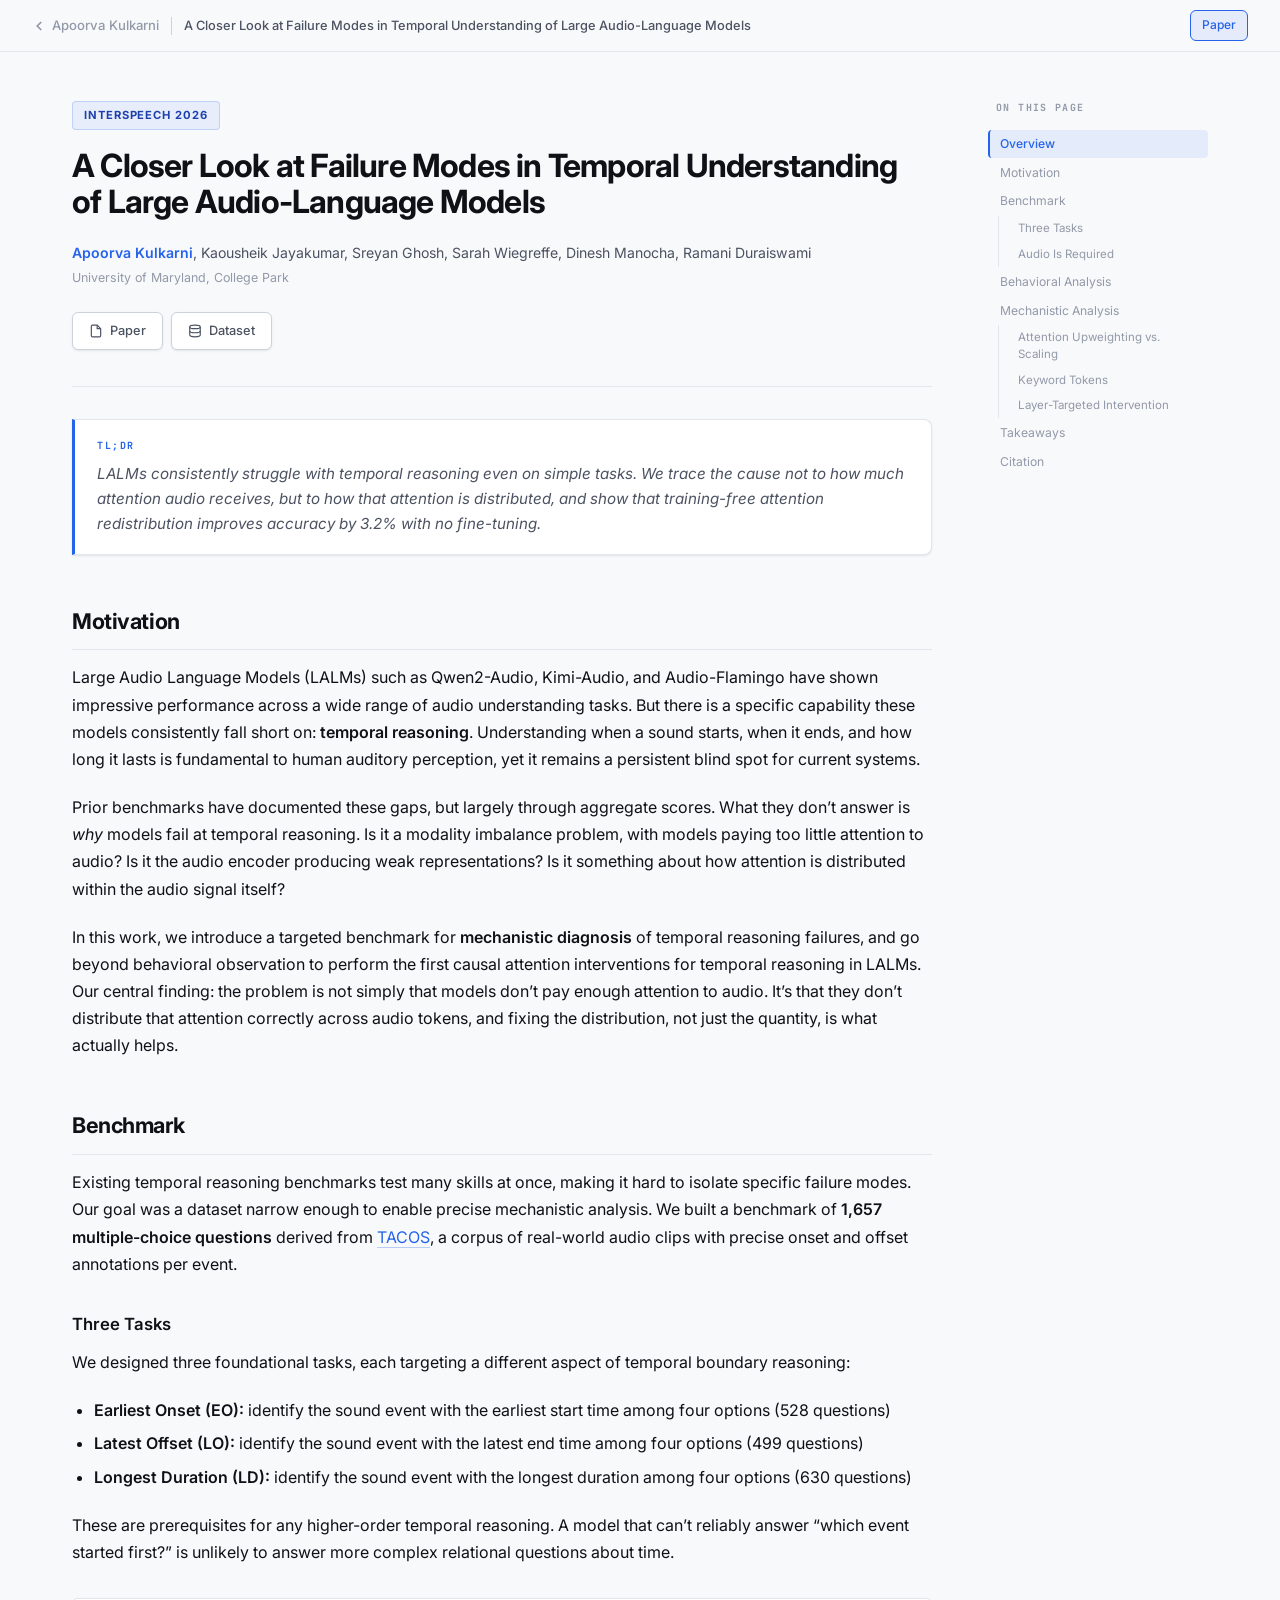
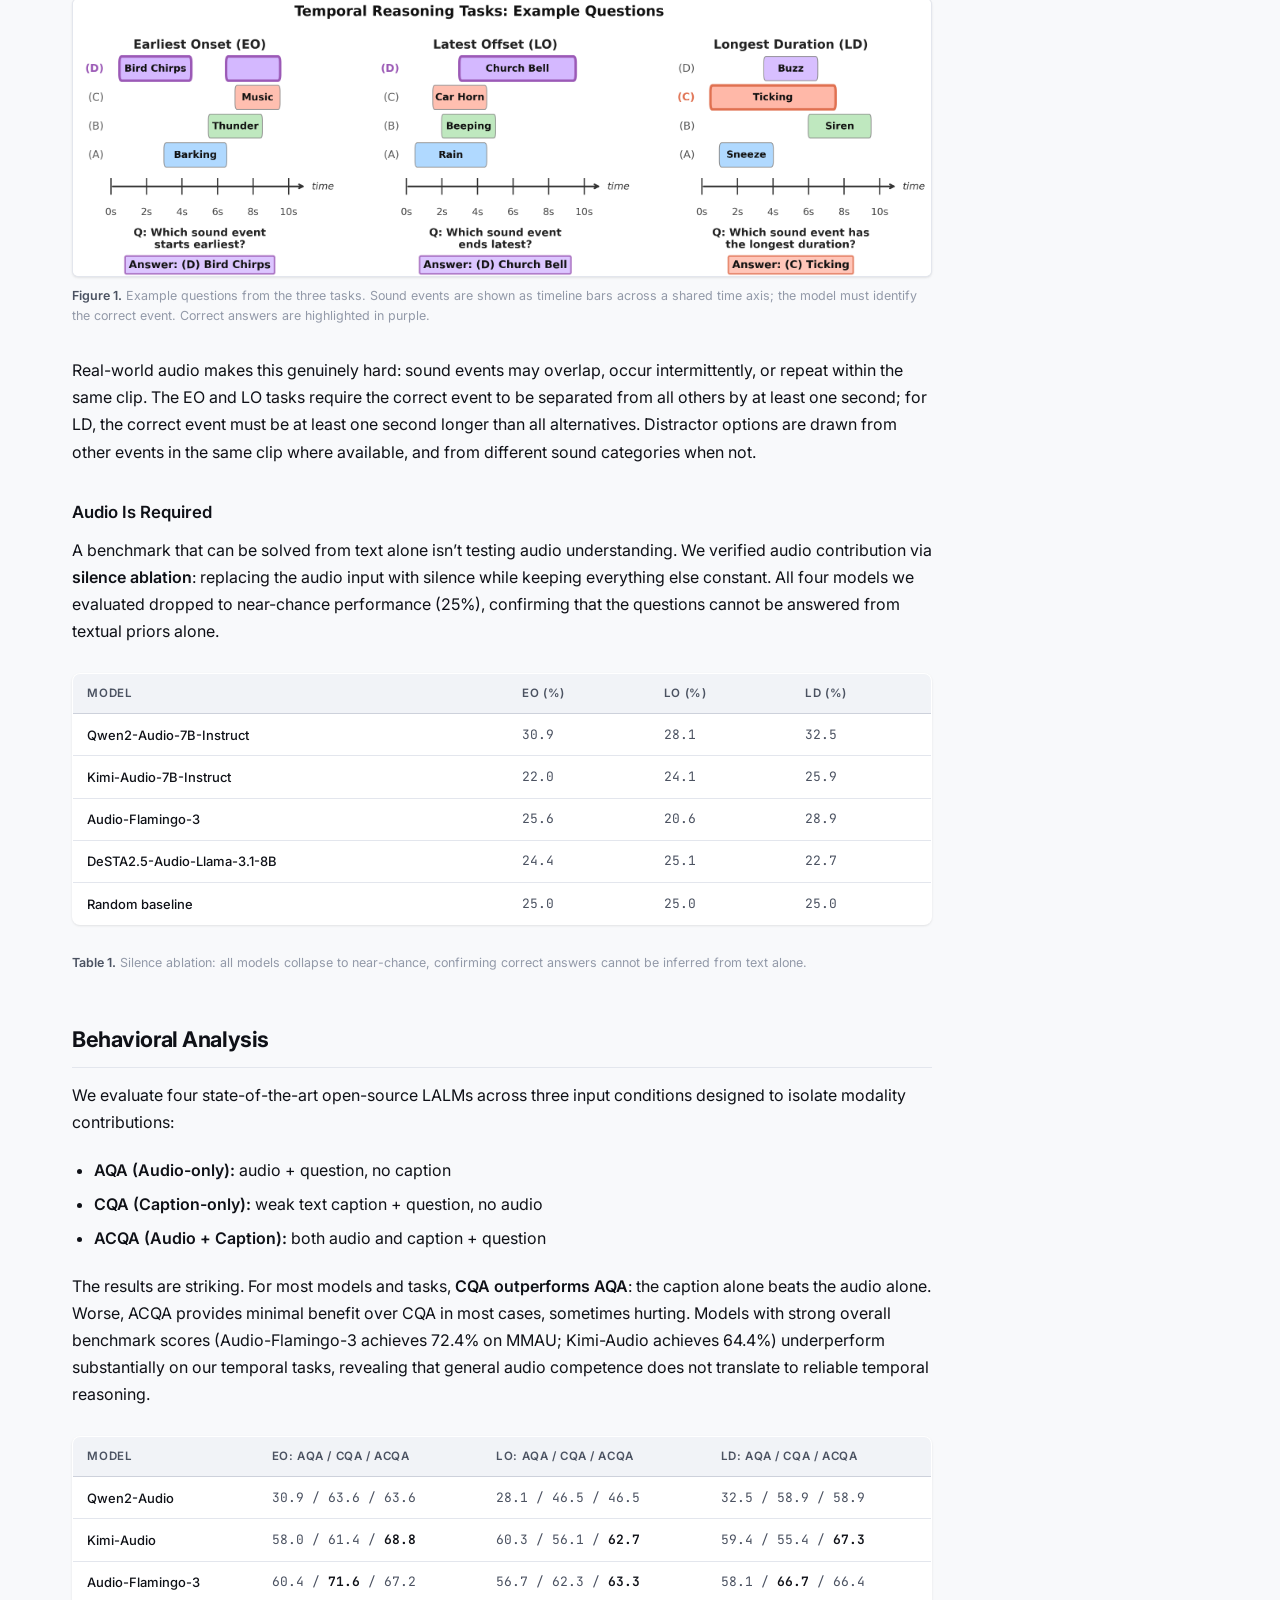
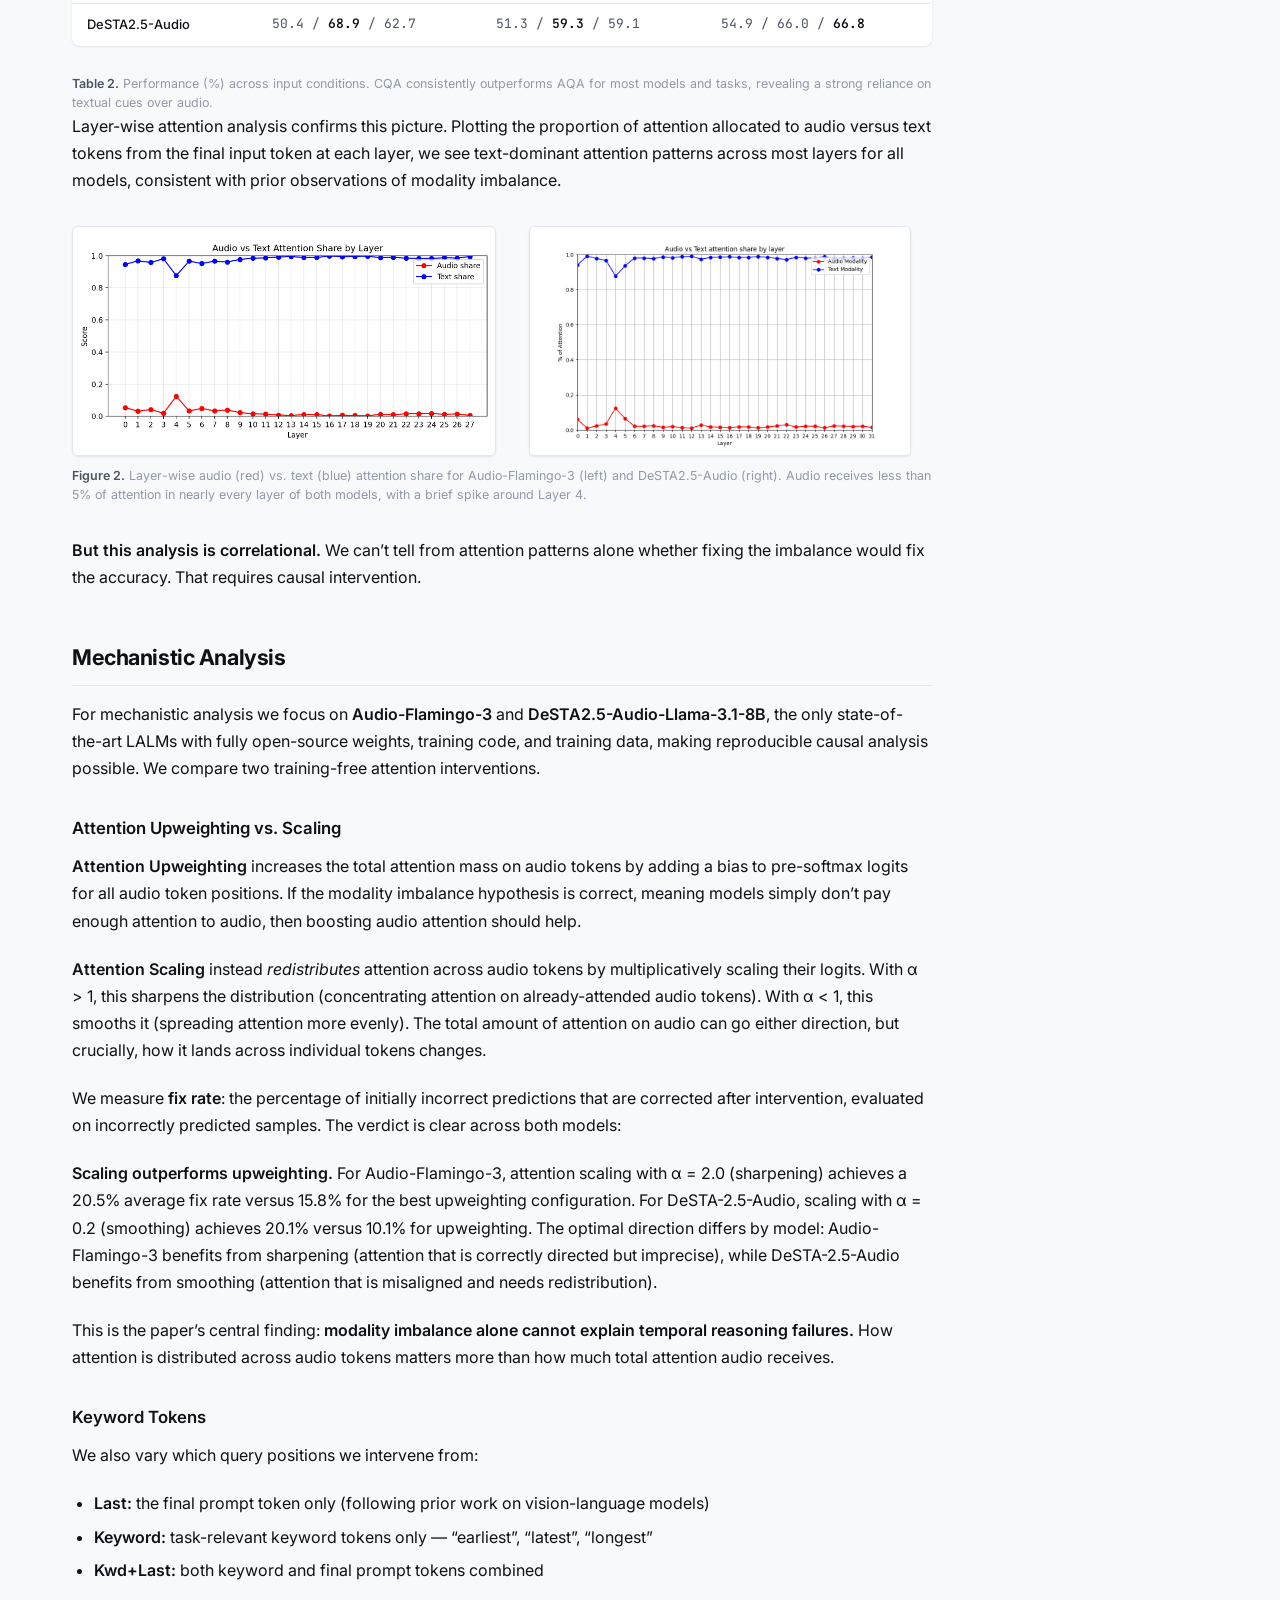
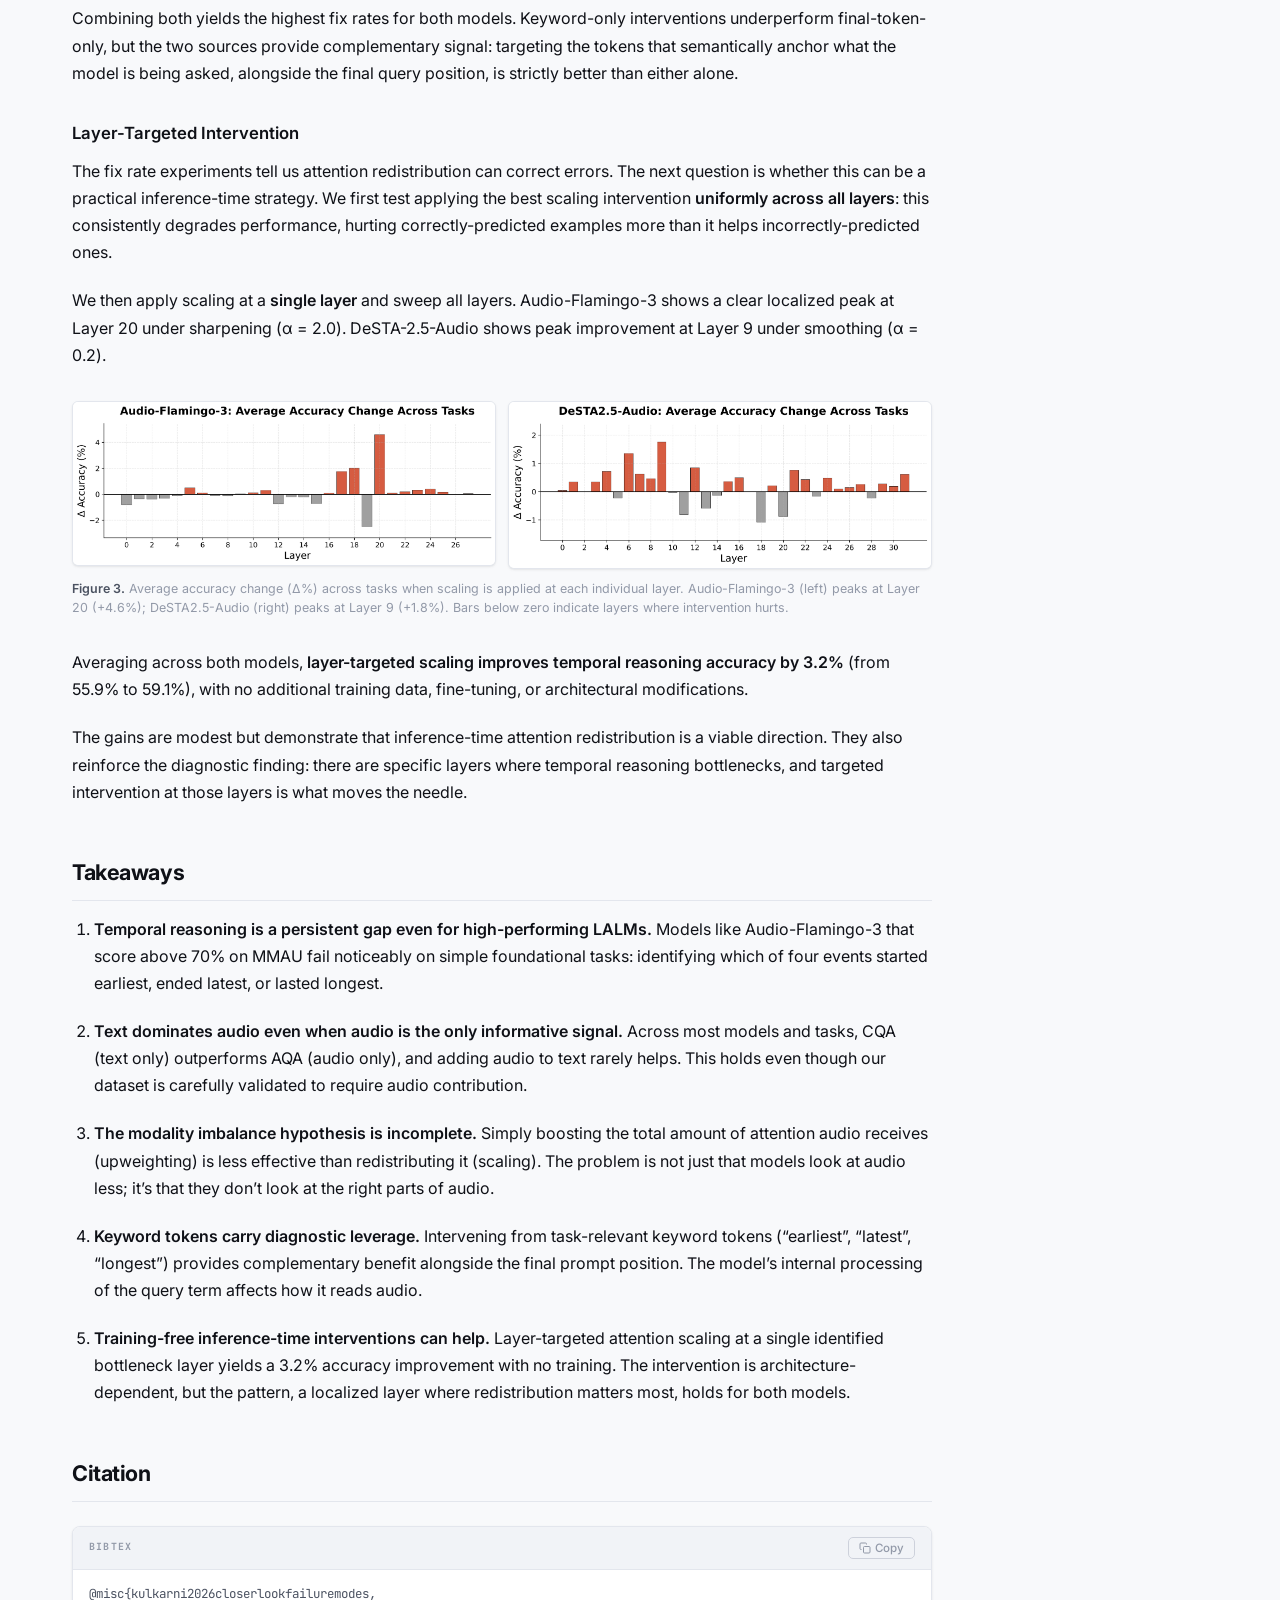
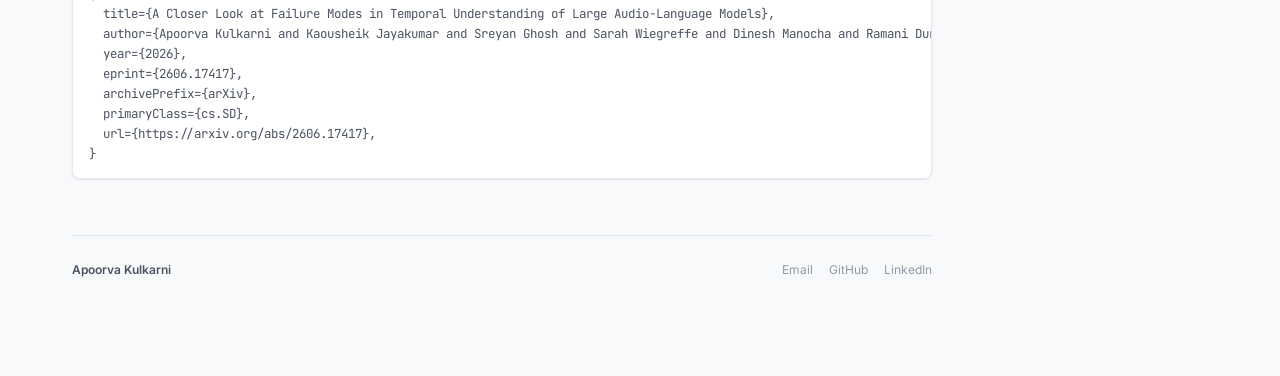
<file: temporal-reasoning-lalms/index.html>
<!DOCTYPE html>
<html lang="en">
<head>
    <meta charset="UTF-8">
    <meta name="viewport" content="width=device-width, initial-scale=1.0">
    <title>A Closer Look at Failure Modes in Temporal Understanding of Large Audio-Language Models &middot; Apoorva Kulkarni</title>
    <meta name="description" content="Interspeech 2026 paper: diagnosing why large audio-language models fail at temporal reasoning, and a training-free attention-redistribution fix.">
    <meta name="author" content="Apoorva Kulkarni">

    <!-- Open Graph / link previews -->
    <meta property="og:type" content="article">
    <meta property="og:title" content="A Closer Look at Failure Modes in Temporal Understanding of Large Audio-Language Models">
    <meta property="og:description" content="Interspeech 2026 paper: diagnosing why large audio-language models fail at temporal reasoning, and a training-free attention-redistribution fix.">
    <meta property="og:image" content="https://apoorva-ak.github.io/assets/interspeech/task_examples_horizontal.png">
    <meta property="og:url" content="https://apoorva-ak.github.io/temporal-reasoning-lalms/">
    <meta name="twitter:card" content="summary_large_image">
    <meta name="twitter:title" content="A Closer Look at Failure Modes in Temporal Understanding of Large Audio-Language Models">
    <meta name="twitter:description" content="Interspeech 2026 paper: diagnosing why large audio-language models fail at temporal reasoning, and a training-free attention-redistribution fix.">
    <meta name="twitter:image" content="https://apoorva-ak.github.io/assets/interspeech/task_examples_horizontal.png">
    <link rel="icon" href="data:image/svg+xml,<svg xmlns='http://www.w3.org/2000/svg' viewBox='0 0 100 100'><rect width='100' height='100' rx='18' fill='%232563eb'/><text x='50' y='68' font-family='-apple-system,Helvetica,Arial,sans-serif' font-size='52' font-weight='600' fill='white' text-anchor='middle'>AK</text></svg>">
    <link rel="preconnect" href="https://fonts.googleapis.com">
    <link rel="preconnect" href="https://fonts.gstatic.com" crossorigin>
    <link href="https://fonts.googleapis.com/css2?family=Inter:ital,opsz,wght@0,14..32,300;0,14..32,400;0,14..32,500;0,14..32,600;0,14..32,700;1,14..32,400&family=JetBrains+Mono:wght@400;500&display=swap" rel="stylesheet">

    <style>
        /* ── Variables ─────────────────────────────── */
        :root {
            --bg:          #f8f9fb;
            --surface:     #ffffff;
            --surface2:    #f1f3f7;
            --text:        #0f1117;
            --text2:       #4b5261;
            --text3:       #9299a8;
            --border:      #e3e6ed;
            --border-md:   #cdd1db;
            --accent:      #2563eb;
            --accent-dim:  rgba(37,99,235,0.09);
            --accent-hover:#1d4ed8;
            --tag-bg:      rgba(37,99,235,0.08);
            --tag-text:    #1e40af;
            --code-bg:     #1c1f26;
            --code-text:   #e2e4e9;
            --shadow:      0 1px 3px rgba(0,0,0,0.06), 0 1px 2px rgba(0,0,0,0.04);
            --shadow-md:   0 4px 12px rgba(0,0,0,0.08);
            --toc-width:   220px;
            --topbar-h:    52px;
        }

        /* ── Reset ──────────────────────────────────── */
        *, *::before, *::after { box-sizing: border-box; margin: 0; padding: 0; }

        html {
            scroll-behavior: smooth;
            scroll-padding-top: calc(var(--topbar-h) + 24px);
        }

        body {
            background: var(--bg);
            color: var(--text);
            font-family: 'Inter', system-ui, -apple-system, sans-serif;
            font-size: 16px;
            line-height: 1.7;
            -webkit-font-smoothing: antialiased;
            transition: background 0.25s, color 0.25s;
        }

        /* ── Read progress ──────────────────────────── */
        #progress {
            position: fixed;
            top: 0; left: 0;
            height: 2px;
            background: var(--accent);
            width: 0%;
            z-index: 9999;
            transition: width 60ms linear;
        }

        /* ── Top bar ────────────────────────────────── */
        .topbar {
            position: sticky;
            top: 0;
            z-index: 200;
            height: var(--topbar-h);
            background: color-mix(in srgb, var(--bg) 88%, transparent);
            backdrop-filter: blur(16px) saturate(180%);
            -webkit-backdrop-filter: blur(16px) saturate(180%);
            border-bottom: 1px solid var(--border);
            display: flex;
            align-items: center;
            justify-content: space-between;
            padding: 0 2rem;
            gap: 1rem;
            transition: background 0.25s, border-color 0.25s;
        }

        .topbar-left {
            display: flex;
            align-items: center;
            gap: 0.75rem;
            min-width: 0;
        }

        .back-link {
            display: flex;
            align-items: center;
            gap: 0.4rem;
            font-size: 0.82rem;
            font-weight: 500;
            color: var(--text3);
            text-decoration: none;
            transition: color 0.15s;
            white-space: nowrap;
            flex-shrink: 0;
        }

        .back-link:hover { color: var(--text); }

        .topbar-divider {
            width: 1px;
            height: 18px;
            background: var(--border-md);
            flex-shrink: 0;
        }

        .topbar-title {
            font-size: 0.8rem;
            font-weight: 500;
            color: var(--text2);
            overflow: hidden;
            text-overflow: ellipsis;
            white-space: nowrap;
        }

        .topbar-right {
            display: flex;
            align-items: center;
            gap: 0.5rem;
            flex-shrink: 0;
        }

        .topbar-btn {
            display: inline-flex;
            align-items: center;
            gap: 0.35rem;
            padding: 0.3rem 0.7rem;
            font-size: 0.75rem;
            font-weight: 500;
            font-family: inherit;
            color: var(--text2);
            background: transparent;
            border: 1px solid var(--border-md);
            border-radius: 6px;
            text-decoration: none;
            cursor: pointer;
            transition: all 0.15s;
        }

        .topbar-btn:hover {
            color: var(--text);
            border-color: var(--text3);
            background: var(--surface2);
        }

        .topbar-btn.accent {
            color: var(--accent);
            border-color: var(--accent);
            background: var(--accent-dim);
        }

        .topbar-btn.accent:hover {
            background: var(--accent);
            color: var(--surface);
        }

        /* ── Page grid ──────────────────────────────── */
        .page-grid {
            display: grid;
            grid-template-columns: minmax(0,1fr) var(--toc-width);
            gap: 3.5rem;
            max-width: 1200px;
            margin: 0 auto;
            padding: 3rem 2rem 6rem;
        }

        /* ── Main column ────────────────────────────── */
        .main-col { min-width: 0; }

        /* ── Paper header ───────────────────────────── */
        .paper-header {
            padding-bottom: 2.25rem;
            border-bottom: 1px solid var(--border);
            margin-bottom: 2rem;
        }

        .venue-chip {
            display: inline-flex;
            align-items: center;
            gap: 0.4rem;
            font-size: 0.7rem;
            font-weight: 700;
            letter-spacing: 0.08em;
            text-transform: uppercase;
            color: var(--tag-text);
            background: var(--tag-bg);
            border: 1px solid color-mix(in srgb, var(--accent) 20%, transparent);
            padding: 0.25rem 0.7rem;
            border-radius: 4px;
            margin-bottom: 1.1rem;
        }

        .paper-title {
            font-size: 2rem;
            font-weight: 700;
            line-height: 1.15;
            letter-spacing: -0.025em;
            color: var(--text);
            margin-bottom: 1.25rem;
        }

        .authors-block {
            font-size: 0.88rem;
            color: var(--text2);
            line-height: 1.65;
            margin-bottom: 0.3rem;
        }

        .authors-block .me {
            color: var(--accent);
            font-weight: 600;
        }

        .authors-block a {
            color: inherit;
            text-decoration: none;
            transition: color 0.15s;
        }

        .authors-block a:hover { color: var(--accent); }

        .affil-block {
            font-size: 0.78rem;
            color: var(--text3);
            margin-bottom: 1.5rem;
            line-height: 1.5;
        }

        .paper-links {
            display: flex;
            flex-wrap: wrap;
            gap: 0.5rem;
        }

        .paper-link {
            display: inline-flex;
            align-items: center;
            gap: 0.45rem;
            padding: 0.45rem 1rem;
            font-size: 0.8rem;
            font-weight: 500;
            border-radius: 6px;
            text-decoration: none;
            transition: all 0.15s;
            border: 1px solid var(--border-md);
            color: var(--text2);
            background: var(--surface);
            box-shadow: var(--shadow);
        }

        .paper-link:hover {
            border-color: var(--accent);
            color: var(--accent);
            box-shadow: var(--shadow-md);
        }

        .paper-link svg { width: 14px; height: 14px; flex-shrink: 0; }

        /* ── TL;DR ──────────────────────────────────── */
        .tldr {
            background: var(--surface);
            border: 1px solid var(--border);
            border-left: 3px solid var(--accent);
            border-radius: 0 8px 8px 0;
            padding: 1.1rem 1.4rem;
            margin-bottom: 2.75rem;
            box-shadow: var(--shadow);
        }

        .tldr-label {
            font-size: 0.62rem;
            font-weight: 700;
            letter-spacing: 0.14em;
            text-transform: uppercase;
            color: var(--accent);
            font-family: 'JetBrains Mono', monospace;
            margin-bottom: 0.4rem;
        }

        .tldr-text {
            font-size: 0.95rem;
            color: var(--text2);
            line-height: 1.65;
            font-style: italic;
        }

        /* ── Article typography ─────────────────────── */
        .post-content p {
            margin-bottom: 1.3rem;
            color: var(--text);
        }

        .post-content a {
            color: var(--accent);
            text-decoration: none;
            border-bottom: 1px solid color-mix(in srgb, var(--accent) 30%, transparent);
            transition: border-color 0.15s;
        }

        .post-content a:hover { border-bottom-color: var(--accent); }

        .post-content h2 {
            font-size: 1.35rem;
            font-weight: 700;
            letter-spacing: -0.02em;
            color: var(--text);
            margin: 3rem 0 0.9rem;
            padding-bottom: 0.6rem;
            border-bottom: 1px solid var(--border);
        }

        .post-content h3 {
            font-size: 1.05rem;
            font-weight: 600;
            color: var(--text);
            margin: 2rem 0 0.65rem;
        }

        .post-content strong { font-weight: 600; color: var(--text); }
        .post-content em { font-style: italic; }

        .post-content ul, .post-content ol {
            padding-left: 1.35rem;
            margin-bottom: 1.3rem;
        }

        .post-content li { margin-bottom: 0.4rem; }

        /* ── Figures ────────────────────────────────── */
        .post-content figure {
            margin: 2rem 0;
        }

        .post-content figure img {
            max-width: 100%;
            width: 100%;
            height: auto;
            display: block;
            border-radius: 6px;
            border: 1px solid var(--border);
            background: #fff;
            box-shadow: var(--shadow);
        }

        .post-content figcaption {
            margin-top: 0.6rem;
            font-size: 0.78rem;
            color: var(--text3);
            line-height: 1.55;
        }

        .post-content figcaption strong { color: var(--text2); }

        /* side-by-side figures */
        .post-content .img-row {
            display: grid;
            grid-template-columns: 1fr 1fr;
            gap: 0.75rem;
        }

        .post-content .img-row > * {
            min-width: 0;
        }

        .post-content .img-row img {
            width: 100%;
            height: auto;
            border-radius: 6px;
            border: 1px solid var(--border);
            background: #fff;
            box-shadow: var(--shadow);
            display: block;
        }

        /* equal-height variant: normalize differing aspect ratios */
        .post-content .img-row.equal-h img {
            width: auto;
            max-width: 100%;
            height: 230px;
            margin: 0 auto;
            object-fit: contain;
        }

        /* ── Tables ─────────────────────────────────── */
        .post-content table {
            width: 100%;
            border-collapse: collapse;
            font-size: 0.84rem;
            margin: 1.75rem 0;
            background: var(--surface);
            border-radius: 8px;
            overflow: hidden;
            border: 1px solid var(--border);
            box-shadow: var(--shadow);
        }

        .post-content table thead {
            background: var(--surface2);
            border-bottom: 1px solid var(--border-md);
        }

        .post-content table th {
            padding: 0.6rem 0.9rem;
            text-align: left;
            font-size: 0.72rem;
            font-weight: 600;
            text-transform: uppercase;
            letter-spacing: 0.05em;
            color: var(--text2);
            white-space: nowrap;
        }

        .post-content table td {
            padding: 0.6rem 0.9rem;
            border-bottom: 1px solid var(--border);
            color: var(--text2);
            font-family: 'JetBrains Mono', monospace;
            font-size: 0.81rem;
        }

        .post-content table td:first-child {
            font-family: 'Inter', sans-serif;
            font-weight: 500;
            color: var(--text);
        }

        .post-content table tbody tr:last-child td { border-bottom: none; }

        .post-content table tbody tr:hover { background: var(--accent-dim); }

        /* ── Blockquotes ─────────────────────────────── */
        .post-content blockquote {
            border-left: 3px solid var(--accent);
            background: var(--accent-dim);
            padding: 0.9rem 1.2rem;
            border-radius: 0 6px 6px 0;
            margin: 1.5rem 0;
        }

        .post-content blockquote p {
            margin-bottom: 0;
            font-size: 0.95rem;
            color: var(--text2);
            font-style: italic;
        }

        /* ── Code ───────────────────────────────────── */
        .post-content code {
            font-family: 'JetBrains Mono', monospace;
            font-size: 0.83em;
            background: var(--accent-dim);
            color: var(--accent);
            padding: 0.1em 0.35em;
            border-radius: 4px;
        }

        .post-content pre {
            background: var(--code-bg);
            color: var(--code-text);
            border-radius: 8px;
            padding: 1rem 1.25rem;
            margin: 1.5rem 0;
            overflow-x: auto;
            font-family: 'JetBrains Mono', monospace;
            font-size: 0.78rem;
            line-height: 1.6;
            border: 1px solid var(--border);
        }

        .post-content pre code {
            background: none;
            color: inherit;
            padding: 0;
            font-size: inherit;
        }

        /* ── Citation block ─────────────────────────── */
        .citation-block {
            background: var(--surface);
            border: 1px solid var(--border);
            border-radius: 8px;
            overflow: hidden;
            margin: 1.5rem 0;
            box-shadow: var(--shadow);
        }

        .citation-block .cite-header {
            display: flex;
            align-items: center;
            justify-content: space-between;
            padding: 0.6rem 1rem;
            background: var(--surface2);
            border-bottom: 1px solid var(--border);
        }

        .citation-block .cite-label {
            font-family: 'JetBrains Mono', monospace;
            font-size: 0.62rem;
            font-weight: 700;
            letter-spacing: 0.12em;
            text-transform: uppercase;
            color: var(--text3);
        }

        .citation-block .cite-copy {
            display: inline-flex;
            align-items: center;
            gap: 0.3rem;
            font-size: 0.72rem;
            font-weight: 500;
            font-family: inherit;
            color: var(--text3);
            background: transparent;
            border: 1px solid var(--border-md);
            border-radius: 5px;
            padding: 0.2rem 0.6rem;
            cursor: pointer;
            transition: all 0.15s;
        }

        .citation-block .cite-copy:hover { color: var(--text); border-color: var(--text3); }
        .citation-block .cite-copy.copied { color: var(--accent); border-color: var(--accent); }

        .citation-block pre {
            margin: 0;
            border: none;
            border-radius: 0;
            background: var(--surface);
            color: var(--text2);
            padding: 0.9rem 1rem;
            font-size: 0.78rem;
        }

        /* ── TOC column ─────────────────────────────── */
        .toc-col {
            position: sticky;
            top: calc(var(--topbar-h) + 2rem);
            align-self: start;
            max-height: calc(100vh - var(--topbar-h) - 4rem);
            overflow-y: auto;
        }

        .toc-label {
            font-size: 0.62rem;
            font-weight: 700;
            letter-spacing: 0.14em;
            text-transform: uppercase;
            color: var(--text3);
            font-family: 'JetBrains Mono', monospace;
            margin-bottom: 0.8rem;
            padding-left: 0.5rem;
        }

        .toc-col nav ul { list-style: none; }
        .toc-col nav li { margin-bottom: 1px; }

        .toc-col nav a {
            display: block;
            padding: 0.32rem 0.6rem;
            font-size: 0.76rem;
            color: var(--text3);
            text-decoration: none;
            border-radius: 4px;
            border-left: 2px solid transparent;
            line-height: 1.45;
            transition: all 0.15s;
        }

        .toc-col nav a:hover { color: var(--text); background: var(--surface2); }

        .toc-col nav a.active {
            color: var(--accent);
            background: var(--accent-dim);
            border-left-color: var(--accent);
            font-weight: 500;
        }

        .toc-col nav ul ul {
            padding-left: 0.6rem;
            margin-top: 1px;
            border-left: 1px solid var(--border);
            margin-left: 0.6rem;
        }

        .toc-col nav ul ul a { font-size: 0.72rem; padding: 0.25rem 0.5rem; }

        /* ── Footer ─────────────────────────────────── */
        .site-footer {
            margin-top: 3.5rem;
            padding-top: 1.5rem;
            border-top: 1px solid var(--border);
            display: flex;
            align-items: center;
            justify-content: space-between;
            flex-wrap: wrap;
            gap: 0.75rem;
            font-size: 0.75rem;
            color: var(--text3);
        }

        .footer-name { font-weight: 600; color: var(--text2); }

        .footer-links { display: flex; gap: 1rem; }

        .footer-links a {
            color: var(--text3);
            text-decoration: none;
            transition: color 0.15s;
        }

        .footer-links a:hover { color: var(--accent); }

        /* ── Responsive ─────────────────────────────── */
        @media (max-width: 900px) {
            .page-grid {
                grid-template-columns: 1fr;
                gap: 0;
                padding: 2rem 1.25rem 4rem;
            }

            .toc-col { display: none; }

            .paper-title { font-size: 1.55rem; }

            .topbar { padding: 0 1.25rem; }

            .topbar-title { display: none; }

            .post-content .img-row {
                grid-template-columns: 1fr;
            }
        }
    </style>
</head>

<body>
<div id="progress"></div>

<!-- Top bar -->
<header class="topbar">
    <div class="topbar-left">
        <a href="../" class="back-link">
            <svg width="14" height="14" viewBox="0 0 16 16" fill="none" stroke="currentColor" stroke-width="2" stroke-linecap="round">
                <path d="M10 12L6 8l4-4"/>
            </svg>
            Apoorva Kulkarni
        </a>
        <div class="topbar-divider"></div>
        <span class="topbar-title">A Closer Look at Failure Modes in Temporal Understanding of Large Audio-Language Models</span>
    </div>
    <div class="topbar-right">
        <a href="https://arxiv.org/abs/2606.17417" class="topbar-btn accent" target="_blank">Paper</a>
    </div>
</header>

<!-- Two-column layout -->
<div class="page-grid">

    <!-- Main content -->
    <main class="main-col" id="top">

        <!-- Paper header -->
        <header class="paper-header">
            <div class="venue-chip">Interspeech 2026</div>

            <h1 class="paper-title">A Closer Look at Failure Modes in Temporal Understanding of Large Audio-Language Models</h1>

            <div class="authors-block"><span class="me">Apoorva Kulkarni</span>, Kaousheik Jayakumar, Sreyan Ghosh, Sarah Wiegreffe, Dinesh Manocha, Ramani Duraiswami</div>

            <div class="affil-block">University of Maryland, College Park</div>

            <div class="paper-links">
                <a href="https://arxiv.org/abs/2606.17417" class="paper-link" target="_blank">
                    <svg viewBox="0 0 24 24" fill="none" stroke="currentColor" stroke-width="2">
                        <path d="M14 2H6a2 2 0 0 0-2 2v16a2 2 0 0 0 2 2h12a2 2 0 0 0 2-2V8z"/>
                        <polyline points="14 2 14 8 20 8"/>
                    </svg>
                    Paper
                </a>
                <a href="https://huggingface.co/datasets/gamma-lab-umd/temporal-lalm" class="paper-link" target="_blank">
                    <svg viewBox="0 0 24 24" fill="none" stroke="currentColor" stroke-width="2">
                        <ellipse cx="12" cy="5" rx="9" ry="3"/>
                        <path d="M3 5v14a9 3 0 0 0 18 0V5"/>
                        <path d="M3 12a9 3 0 0 0 18 0"/>
                    </svg>
                    Dataset
                </a>
            </div>
        </header>

        <div class="tldr">
            <div class="tldr-label">TL;DR</div>
            <div class="tldr-text">LALMs consistently struggle with temporal reasoning even on simple tasks. We trace the cause not to how much attention audio receives, but to how that attention is distributed, and show that training-free attention redistribution improves accuracy by 3.2% with no fine-tuning.</div>
        </div>

        <article class="post-content">
            <h2 id="motivation">Motivation</h2>

<p>Large Audio Language Models (LALMs) such as Qwen2-Audio, Kimi-Audio, and Audio-Flamingo have shown impressive performance across a wide range of audio understanding tasks. But there is a specific capability these models consistently fall short on: <strong>temporal reasoning</strong>. Understanding when a sound starts, when it ends, and how long it lasts is fundamental to human auditory perception, yet it remains a persistent blind spot for current systems.</p>

<p>Prior benchmarks have documented these gaps, but largely through aggregate scores. What they don’t answer is <em>why</em> models fail at temporal reasoning. Is it a modality imbalance problem, with models paying too little attention to audio? Is it the audio encoder producing weak representations? Is it something about how attention is distributed within the audio signal itself?</p>

<p>In this work, we introduce a targeted benchmark for <strong>mechanistic diagnosis</strong> of temporal reasoning failures, and go beyond behavioral observation to perform the first causal attention interventions for temporal reasoning in LALMs. Our central finding: the problem is not simply that models don’t pay enough attention to audio. It’s that they don’t distribute that attention correctly across audio tokens, and fixing the distribution, not just the quantity, is what actually helps.</p>

<h2 id="benchmark">Benchmark</h2>

<p>Existing temporal reasoning benchmarks test many skills at once, making it hard to isolate specific failure modes. Our goal was a dataset narrow enough to enable precise mechanistic analysis. We built a benchmark of <strong>1,657 multiple-choice questions</strong> derived from <a href="https://arxiv.org/abs/2505.07609">TACOS</a>, a corpus of real-world audio clips with precise onset and offset annotations per event.</p>

<h3 id="three-tasks">Three Tasks</h3>

<p>We designed three foundational tasks, each targeting a different aspect of temporal boundary reasoning:</p>

<ul>
  <li><strong>Earliest Onset (EO):</strong> identify the sound event with the earliest start time among four options (528 questions)</li>
  <li><strong>Latest Offset (LO):</strong> identify the sound event with the latest end time among four options (499 questions)</li>
  <li><strong>Longest Duration (LD):</strong> identify the sound event with the longest duration among four options (630 questions)</li>
</ul>

<p>These are prerequisites for any higher-order temporal reasoning. A model that can’t reliably answer “which event started first?” is unlikely to answer more complex relational questions about time.</p>

<figure>
  <img src="../assets/interspeech/task_examples_horizontal.png" alt="Example questions from the three temporal reasoning tasks with event timelines" />
  <figcaption><strong>Figure 1.</strong> Example questions from the three tasks. Sound events are shown as timeline bars across a shared time axis; the model must identify the correct event. Correct answers are highlighted in purple.</figcaption>
</figure>

<p>Real-world audio makes this genuinely hard: sound events may overlap, occur intermittently, or repeat within the same clip. The EO and LO tasks require the correct event to be separated from all others by at least one second; for LD, the correct event must be at least one second longer than all alternatives. Distractor options are drawn from other events in the same clip where available, and from different sound categories when not.</p>

<h3 id="audio-required">Audio Is Required</h3>

<p>A benchmark that can be solved from text alone isn’t testing audio understanding. We verified audio contribution via <strong>silence ablation</strong>: replacing the audio input with silence while keeping everything else constant. All four models we evaluated dropped to near-chance performance (25%), confirming that the questions cannot be answered from textual priors alone.</p>

<table>
  <thead>
    <tr>
      <th>Model</th>
      <th>EO (%)</th>
      <th>LO (%)</th>
      <th>LD (%)</th>
    </tr>
  </thead>
  <tbody>
    <tr>
      <td>Qwen2-Audio-7B-Instruct</td>
      <td>30.9</td>
      <td>28.1</td>
      <td>32.5</td>
    </tr>
    <tr>
      <td>Kimi-Audio-7B-Instruct</td>
      <td>22.0</td>
      <td>24.1</td>
      <td>25.9</td>
    </tr>
    <tr>
      <td>Audio-Flamingo-3</td>
      <td>25.6</td>
      <td>20.6</td>
      <td>28.9</td>
    </tr>
    <tr>
      <td>DeSTA2.5-Audio-Llama-3.1-8B</td>
      <td>24.4</td>
      <td>25.1</td>
      <td>22.7</td>
    </tr>
    <tr>
      <td>Random baseline</td>
      <td>25.0</td>
      <td>25.0</td>
      <td>25.0</td>
    </tr>
  </tbody>
</table>

<figcaption><strong>Table 1.</strong> Silence ablation: all models collapse to near-chance, confirming correct answers cannot be inferred from text alone.</figcaption>

<h2 id="behavioral-analysis">Behavioral Analysis</h2>

<p>We evaluate four state-of-the-art open-source LALMs across three input conditions designed to isolate modality contributions:</p>

<ul>
  <li><strong>AQA (Audio-only):</strong> audio + question, no caption</li>
  <li><strong>CQA (Caption-only):</strong> weak text caption + question, no audio</li>
  <li><strong>ACQA (Audio + Caption):</strong> both audio and caption + question</li>
</ul>

<p>The results are striking. For most models and tasks, <strong>CQA outperforms AQA</strong>: the caption alone beats the audio alone. Worse, ACQA provides minimal benefit over CQA in most cases, sometimes hurting. Models with strong overall benchmark scores (Audio-Flamingo-3 achieves 72.4% on MMAU; Kimi-Audio achieves 64.4%) underperform substantially on our temporal tasks, revealing that general audio competence does not translate to reliable temporal reasoning.</p>

<table>
  <thead>
    <tr>
      <th>Model</th>
      <th>EO: AQA / CQA / ACQA</th>
      <th>LO: AQA / CQA / ACQA</th>
      <th>LD: AQA / CQA / ACQA</th>
    </tr>
  </thead>
  <tbody>
    <tr>
      <td>Qwen2-Audio</td>
      <td>30.9 / 63.6 / 63.6</td>
      <td>28.1 / 46.5 / 46.5</td>
      <td>32.5 / 58.9 / 58.9</td>
    </tr>
    <tr>
      <td>Kimi-Audio</td>
      <td>58.0 / 61.4 / <strong>68.8</strong></td>
      <td>60.3 / 56.1 / <strong>62.7</strong></td>
      <td>59.4 / 55.4 / <strong>67.3</strong></td>
    </tr>
    <tr>
      <td>Audio-Flamingo-3</td>
      <td>60.4 / <strong>71.6</strong> / 67.2</td>
      <td>56.7 / 62.3 / <strong>63.3</strong></td>
      <td>58.1 / <strong>66.7</strong> / 66.4</td>
    </tr>
    <tr>
      <td>DeSTA2.5-Audio</td>
      <td>50.4 / <strong>68.9</strong> / 62.7</td>
      <td>51.3 / <strong>59.3</strong> / 59.1</td>
      <td>54.9 / 66.0 / <strong>66.8</strong></td>
    </tr>
  </tbody>
</table>

<figcaption><strong>Table 2.</strong> Performance (%) across input conditions. CQA consistently outperforms AQA for most models and tasks, revealing a strong reliance on textual cues over audio.</figcaption>

<p>Layer-wise attention analysis confirms this picture. Plotting the proportion of attention allocated to audio versus text tokens from the final input token at each layer, we see text-dominant attention patterns across most layers for all models, consistent with prior observations of modality imbalance.</p>

<figure>
  <div class="img-row equal-h">
    <img src="../assets/interspeech/af3_attention_plot.png" alt="Audio vs text attention share by layer for Audio-Flamingo-3" />
    <img src="../assets/interspeech/desta_attention_plot.png" alt="Audio vs text attention share by layer for DeSTA2.5-Audio" />
  </div>
  <figcaption><strong>Figure 2.</strong> Layer-wise audio (red) vs. text (blue) attention share for Audio-Flamingo-3 (left) and DeSTA2.5-Audio (right). Audio receives less than 5% of attention in nearly every layer of both models, with a brief spike around Layer 4.</figcaption>
</figure>

<p><strong>But this analysis is correlational.</strong> We can’t tell from attention patterns alone whether fixing the imbalance would fix the accuracy. That requires causal intervention.</p>

<h2 id="mechanistic-analysis">Mechanistic Analysis</h2>

<p>For mechanistic analysis we focus on <strong>Audio-Flamingo-3</strong> and <strong>DeSTA2.5-Audio-Llama-3.1-8B</strong>, the only state-of-the-art LALMs with fully open-source weights, training code, and training data, making reproducible causal analysis possible. We compare two training-free attention interventions.</p>

<h3 id="upweighting-vs-scaling">Attention Upweighting vs. Scaling</h3>

<p><strong>Attention Upweighting</strong> increases the total attention mass on audio tokens by adding a bias to pre-softmax logits for all audio token positions. If the modality imbalance hypothesis is correct, meaning models simply don’t pay enough attention to audio, then boosting audio attention should help.</p>

<p><strong>Attention Scaling</strong> instead <em>redistributes</em> attention across audio tokens by multiplicatively scaling their logits. With α &gt; 1, this sharpens the distribution (concentrating attention on already-attended audio tokens). With α &lt; 1, this smooths it (spreading attention more evenly). The total amount of attention on audio can go either direction, but crucially, how it lands across individual tokens changes.</p>

<p>We measure <strong>fix rate</strong>: the percentage of initially incorrect predictions that are corrected after intervention, evaluated on incorrectly predicted samples. The verdict is clear across both models:</p>

<p><strong>Scaling outperforms upweighting.</strong> For Audio-Flamingo-3, attention scaling with α = 2.0 (sharpening) achieves a 20.5% average fix rate versus 15.8% for the best upweighting configuration. For DeSTA-2.5-Audio, scaling with α = 0.2 (smoothing) achieves 20.1% versus 10.1% for upweighting. The optimal direction differs by model: Audio-Flamingo-3 benefits from sharpening (attention that is correctly directed but imprecise), while DeSTA-2.5-Audio benefits from smoothing (attention that is misaligned and needs redistribution).</p>

<p>This is the paper’s central finding: <strong>modality imbalance alone cannot explain temporal reasoning failures.</strong> How attention is distributed across audio tokens matters more than how much total attention audio receives.</p>

<h3 id="keyword-tokens">Keyword Tokens</h3>

<p>We also vary which query positions we intervene from:</p>

<ul>
  <li><strong>Last:</strong> the final prompt token only (following prior work on vision-language models)</li>
  <li><strong>Keyword:</strong> task-relevant keyword tokens only — “earliest”, “latest”, “longest”</li>
  <li><strong>Kwd+Last:</strong> both keyword and final prompt tokens combined</li>
</ul>

<p>Combining both yields the highest fix rates for both models. Keyword-only interventions underperform final-token-only, but the two sources provide complementary signal: targeting the tokens that semantically anchor what the model is being asked, alongside the final query position, is strictly better than either alone.</p>

<h3 id="layer-targeted">Layer-Targeted Intervention</h3>

<p>The fix rate experiments tell us attention redistribution can correct errors. The next question is whether this can be a practical inference-time strategy. We first test applying the best scaling intervention <strong>uniformly across all layers</strong>: this consistently degrades performance, hurting correctly-predicted examples more than it helps incorrectly-predicted ones.</p>

<p>We then apply scaling at a <strong>single layer</strong> and sweep all layers. Audio-Flamingo-3 shows a clear localized peak at Layer 20 under sharpening (α = 2.0). DeSTA-2.5-Audio shows peak improvement at Layer 9 under smoothing (α = 0.2).</p>

<figure>
  <div class="img-row">
    <img src="../assets/interspeech/af3_layerwise_avg.png" alt="Audio-Flamingo-3 average accuracy change by layer" />
    <img src="../assets/interspeech/desta_layerwise_avg.png" alt="DeSTA2.5-Audio average accuracy change by layer" />
  </div>
  <figcaption><strong>Figure 3.</strong> Average accuracy change (Δ%) across tasks when scaling is applied at each individual layer. Audio-Flamingo-3 (left) peaks at Layer 20 (+4.6%); DeSTA2.5-Audio (right) peaks at Layer 9 (+1.8%). Bars below zero indicate layers where intervention hurts.</figcaption>
</figure>

<p>Averaging across both models, <strong>layer-targeted scaling improves temporal reasoning accuracy by 3.2%</strong> (from 55.9% to 59.1%), with no additional training data, fine-tuning, or architectural modifications.</p>

<p>The gains are modest but demonstrate that inference-time attention redistribution is a viable direction. They also reinforce the diagnostic finding: there are specific layers where temporal reasoning bottlenecks, and targeted intervention at those layers is what moves the needle.</p>

<h2 id="takeaways">Takeaways</h2>

<ol>
  <li>
    <p><strong>Temporal reasoning is a persistent gap even for high-performing LALMs.</strong> Models like Audio-Flamingo-3 that score above 70% on MMAU fail noticeably on simple foundational tasks: identifying which of four events started earliest, ended latest, or lasted longest.</p>
  </li>
  <li>
    <p><strong>Text dominates audio even when audio is the only informative signal.</strong> Across most models and tasks, CQA (text only) outperforms AQA (audio only), and adding audio to text rarely helps. This holds even though our dataset is carefully validated to require audio contribution.</p>
  </li>
  <li>
    <p><strong>The modality imbalance hypothesis is incomplete.</strong> Simply boosting the total amount of attention audio receives (upweighting) is less effective than redistributing it (scaling). The problem is not just that models look at audio less; it’s that they don’t look at the right parts of audio.</p>
  </li>
  <li>
    <p><strong>Keyword tokens carry diagnostic leverage.</strong> Intervening from task-relevant keyword tokens (“earliest”, “latest”, “longest”) provides complementary benefit alongside the final prompt position. The model’s internal processing of the query term affects how it reads audio.</p>
  </li>
  <li>
    <p><strong>Training-free inference-time interventions can help.</strong> Layer-targeted attention scaling at a single identified bottleneck layer yields a 3.2% accuracy improvement with no training. The intervention is architecture-dependent, but the pattern, a localized layer where redistribution matters most, holds for both models.</p>
  </li>
</ol>

<h2 id="citation">Citation</h2>

<div class="citation-block">
<span class="cite-label">BibTeX</span>
<pre>@misc{kulkarni2026closerlookfailuremodes,
  title={A Closer Look at Failure Modes in Temporal Understanding of Large Audio-Language Models},
  author={Apoorva Kulkarni and Kaousheik Jayakumar and Sreyan Ghosh and Sarah Wiegreffe and Dinesh Manocha and Ramani Duraiswami},
  year={2026},
  eprint={2606.17417},
  archivePrefix={arXiv},
  primaryClass={cs.SD},
  url={https://arxiv.org/abs/2606.17417},
}</pre>
</div>

        </article>

        <footer class="site-footer">
            <span class="footer-name">Apoorva Kulkarni</span>
            <div class="footer-links">
                <a href="mailto:apoorvak@umd.edu">Email</a>
                <a href="https://github.com/apoorva-ak" target="_blank">GitHub</a>
                <a href="https://linkedin.com/in/apoorva-ak01" target="_blank">LinkedIn</a>
            </div>
        </footer>
    </main>

    <!-- TOC -->
    <aside class="toc-col">
        <div class="toc-label">On this page</div>
        <nav>
            <ul id="nav-menu">
                <li><a href="#top" class="active">Overview</a></li>
                <li><a href="#motivation">Motivation</a></li>
                <li>
                    <a href="#benchmark">Benchmark</a>
                    <ul>
                        <li><a href="#three-tasks">Three Tasks</a></li>
                        <li><a href="#audio-required">Audio Is Required</a></li>
                    </ul>
                </li>
                <li><a href="#behavioral-analysis">Behavioral Analysis</a></li>
                <li>
                    <a href="#mechanistic-analysis">Mechanistic Analysis</a>
                    <ul>
                        <li><a href="#upweighting-vs-scaling">Attention Upweighting vs. Scaling</a></li>
                        <li><a href="#keyword-tokens">Keyword Tokens</a></li>
                        <li><a href="#layer-targeted">Layer-Targeted Intervention</a></li>
                    </ul>
                </li>
                <li><a href="#takeaways">Takeaways</a></li>
                <li><a href="#citation">Citation</a></li>
            </ul>
        </nav>
    </aside>

</div>

<script>
    // progress bar
    window.addEventListener('scroll', () => {
        const h = document.documentElement;
        document.getElementById('progress').style.width =
            (h.scrollTop / (h.scrollHeight - h.clientHeight) * 100) + '%';
    });

    // scroll spy
    const navLinks = document.querySelectorAll('#nav-menu a');
    const navHrefs = Array.from(navLinks).map(l => l.getAttribute('href').slice(1));
    const allIds   = document.querySelectorAll('[id]');

    function updateNav() {
        let current = 'top';
        allIds.forEach(el => {
            if (navHrefs.includes(el.id) && el.getBoundingClientRect().top <= 120) current = el.id;
        });
        navLinks.forEach(l => l.classList.toggle('active', l.getAttribute('href') === '#' + current));
    }
    window.addEventListener('scroll', updateNav, { passive: true });
    updateNav();

    // citation copy
    document.querySelectorAll('.citation-block').forEach(block => {
        const label = block.querySelector('.cite-label');
        if (!label) return;
        const header = document.createElement('div');
        header.className = 'cite-header';
        const btn = document.createElement('button');
        btn.className = 'cite-copy';
        btn.innerHTML = '<svg width="12" height="12" viewBox="0 0 24 24" fill="none" stroke="currentColor" stroke-width="2"><rect x="9" y="9" width="13" height="13" rx="2"/><path d="M5 15H4a2 2 0 0 1-2-2V4a2 2 0 0 1 2-2h9a2 2 0 0 1 2 2v1"/></svg><span>Copy</span>';
        btn.onclick = () => {
            const pre = block.querySelector('pre');
            if (!pre) return;
            navigator.clipboard.writeText(pre.textContent.trim()).then(() => {
                btn.classList.add('copied');
                btn.querySelector('span').textContent = 'Copied!';
                setTimeout(() => { btn.classList.remove('copied'); btn.querySelector('span').textContent = 'Copy'; }, 2000);
            });
        };
        label.parentNode.insertBefore(header, label);
        header.appendChild(label);
        header.appendChild(btn);
    });
</script>

</body>
</html>
</file>
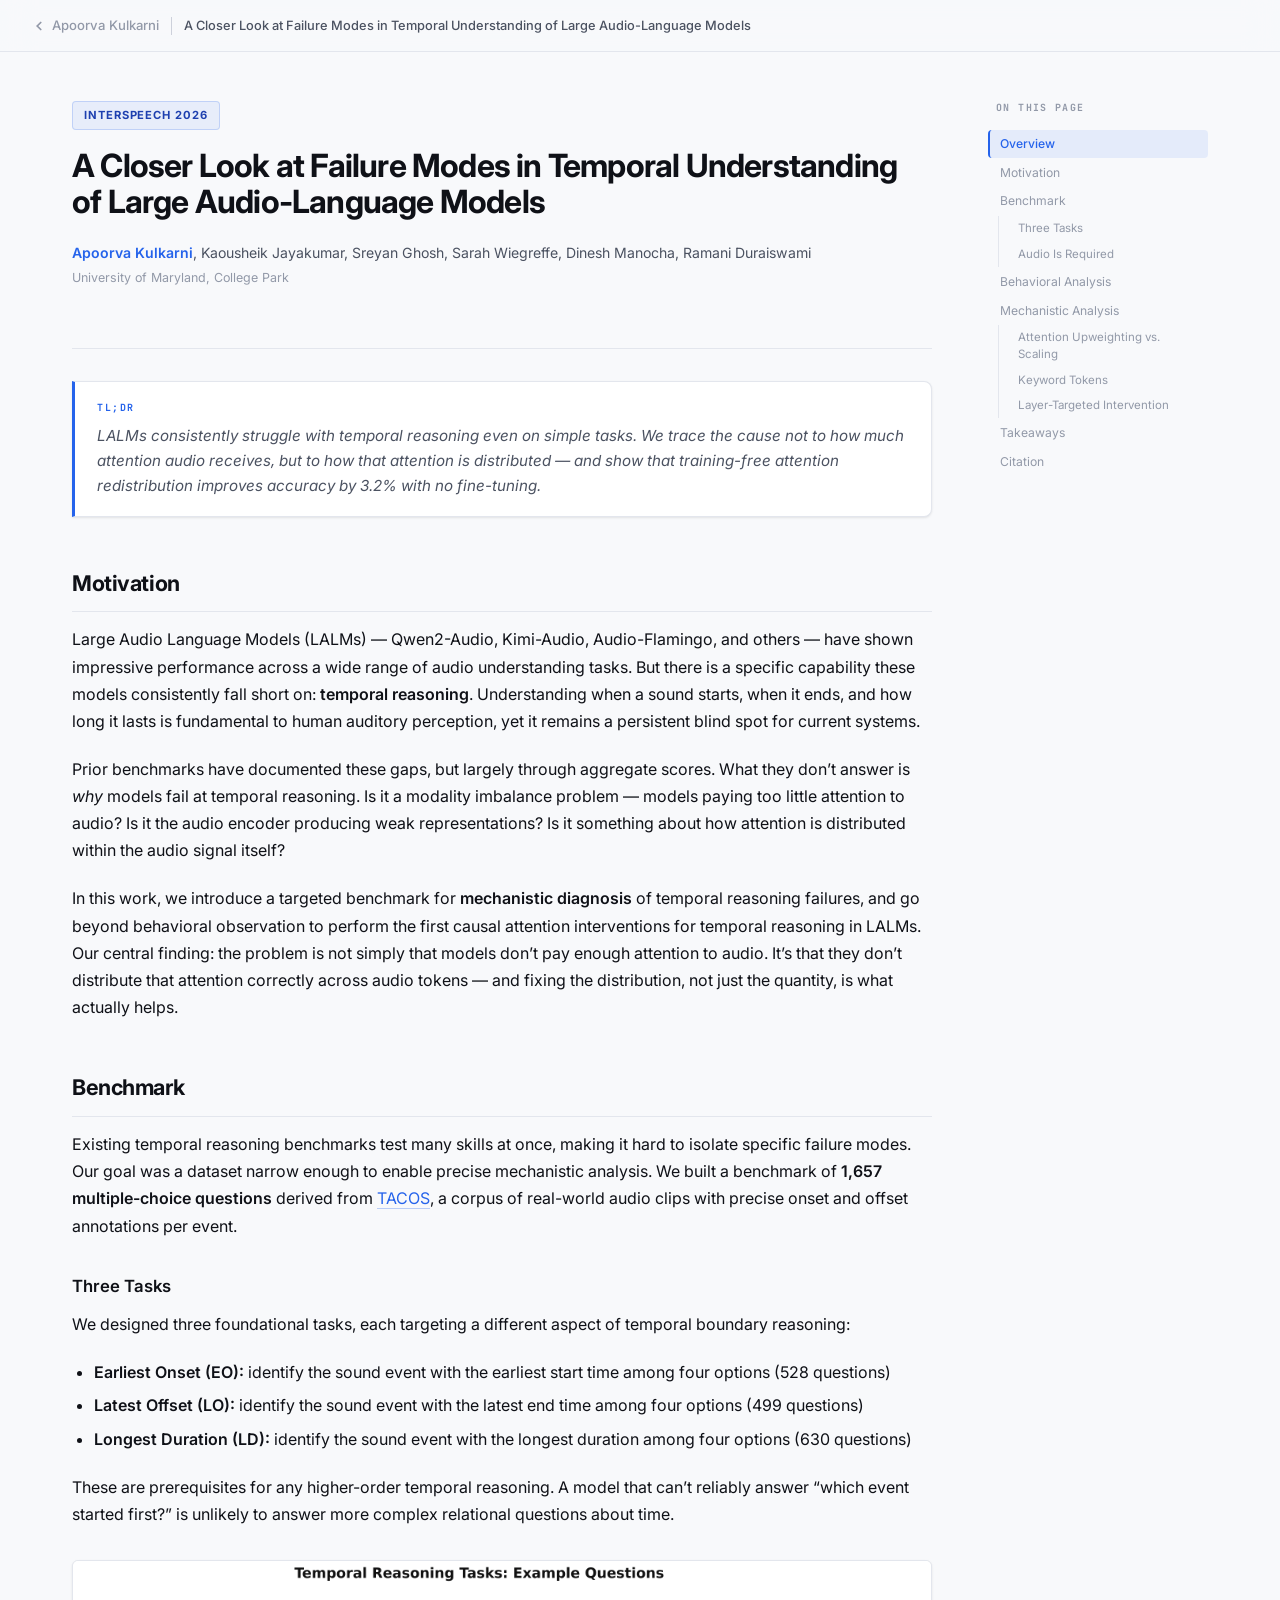
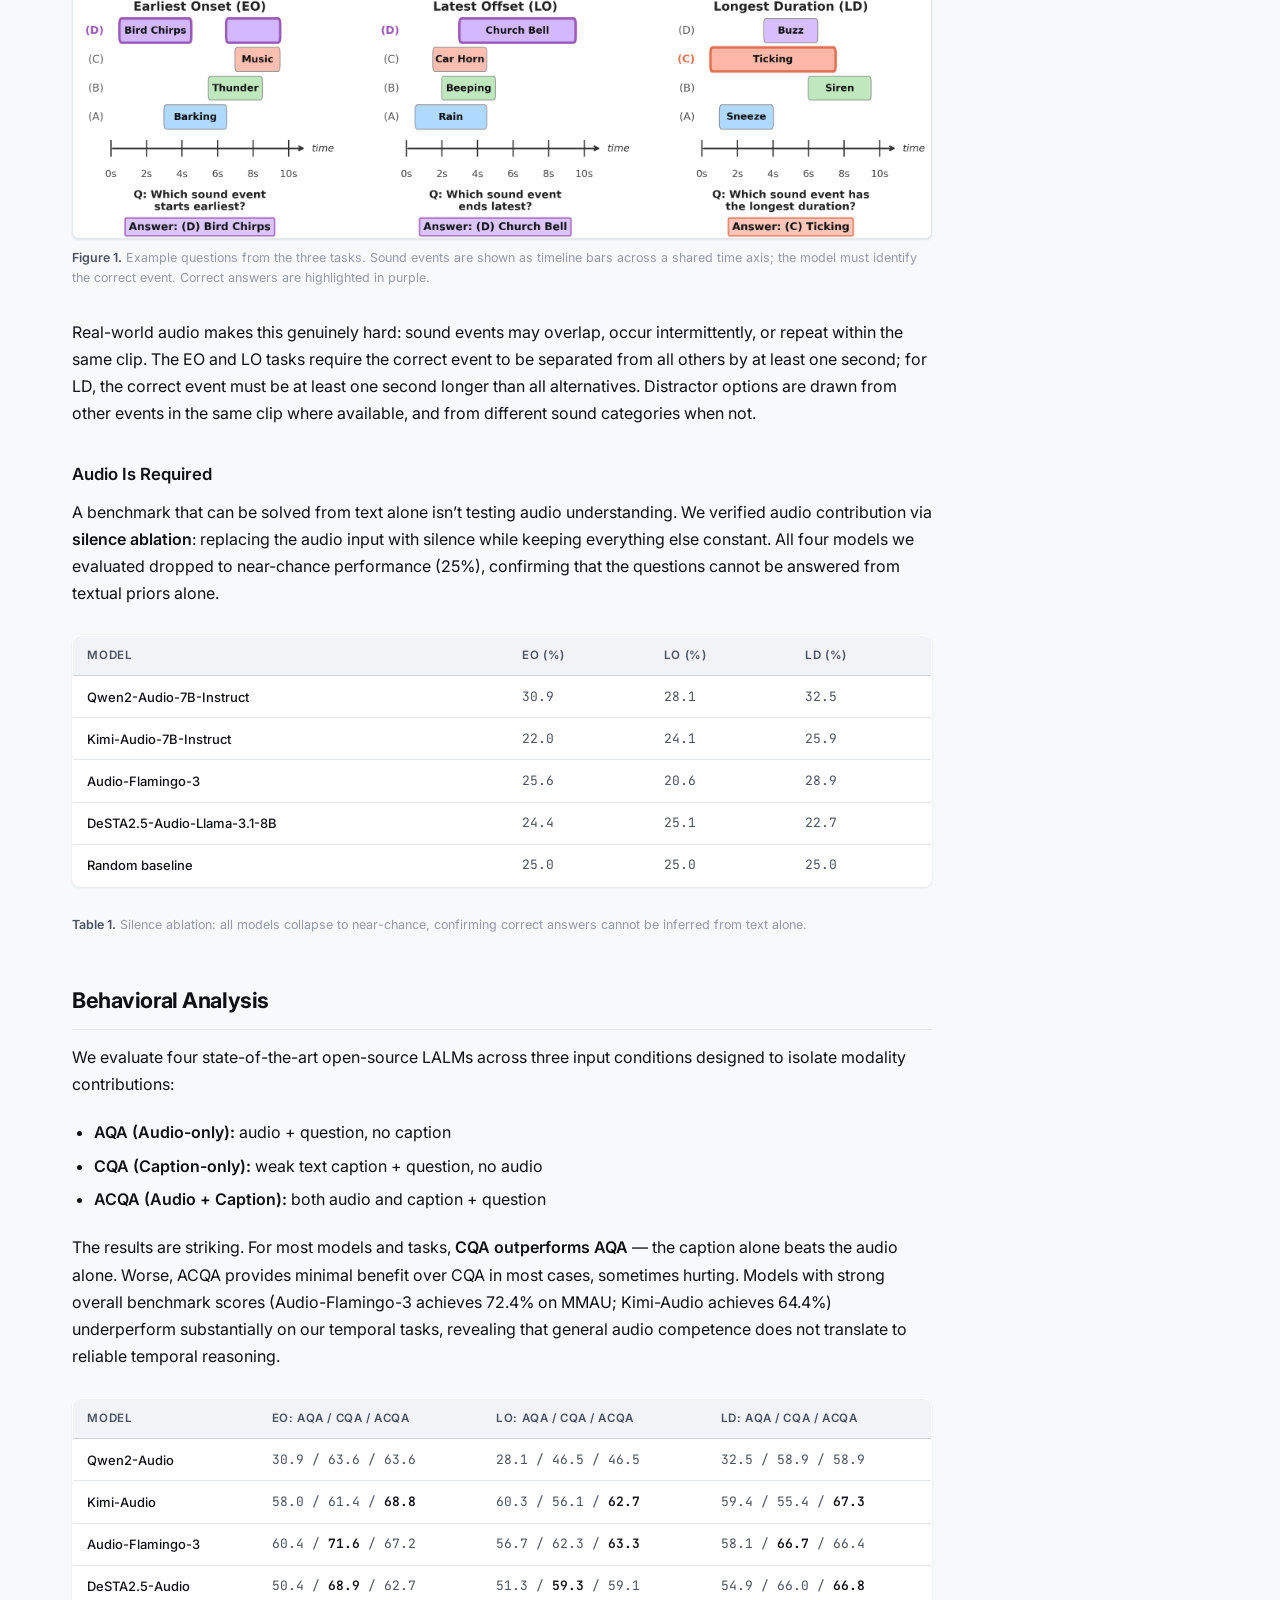
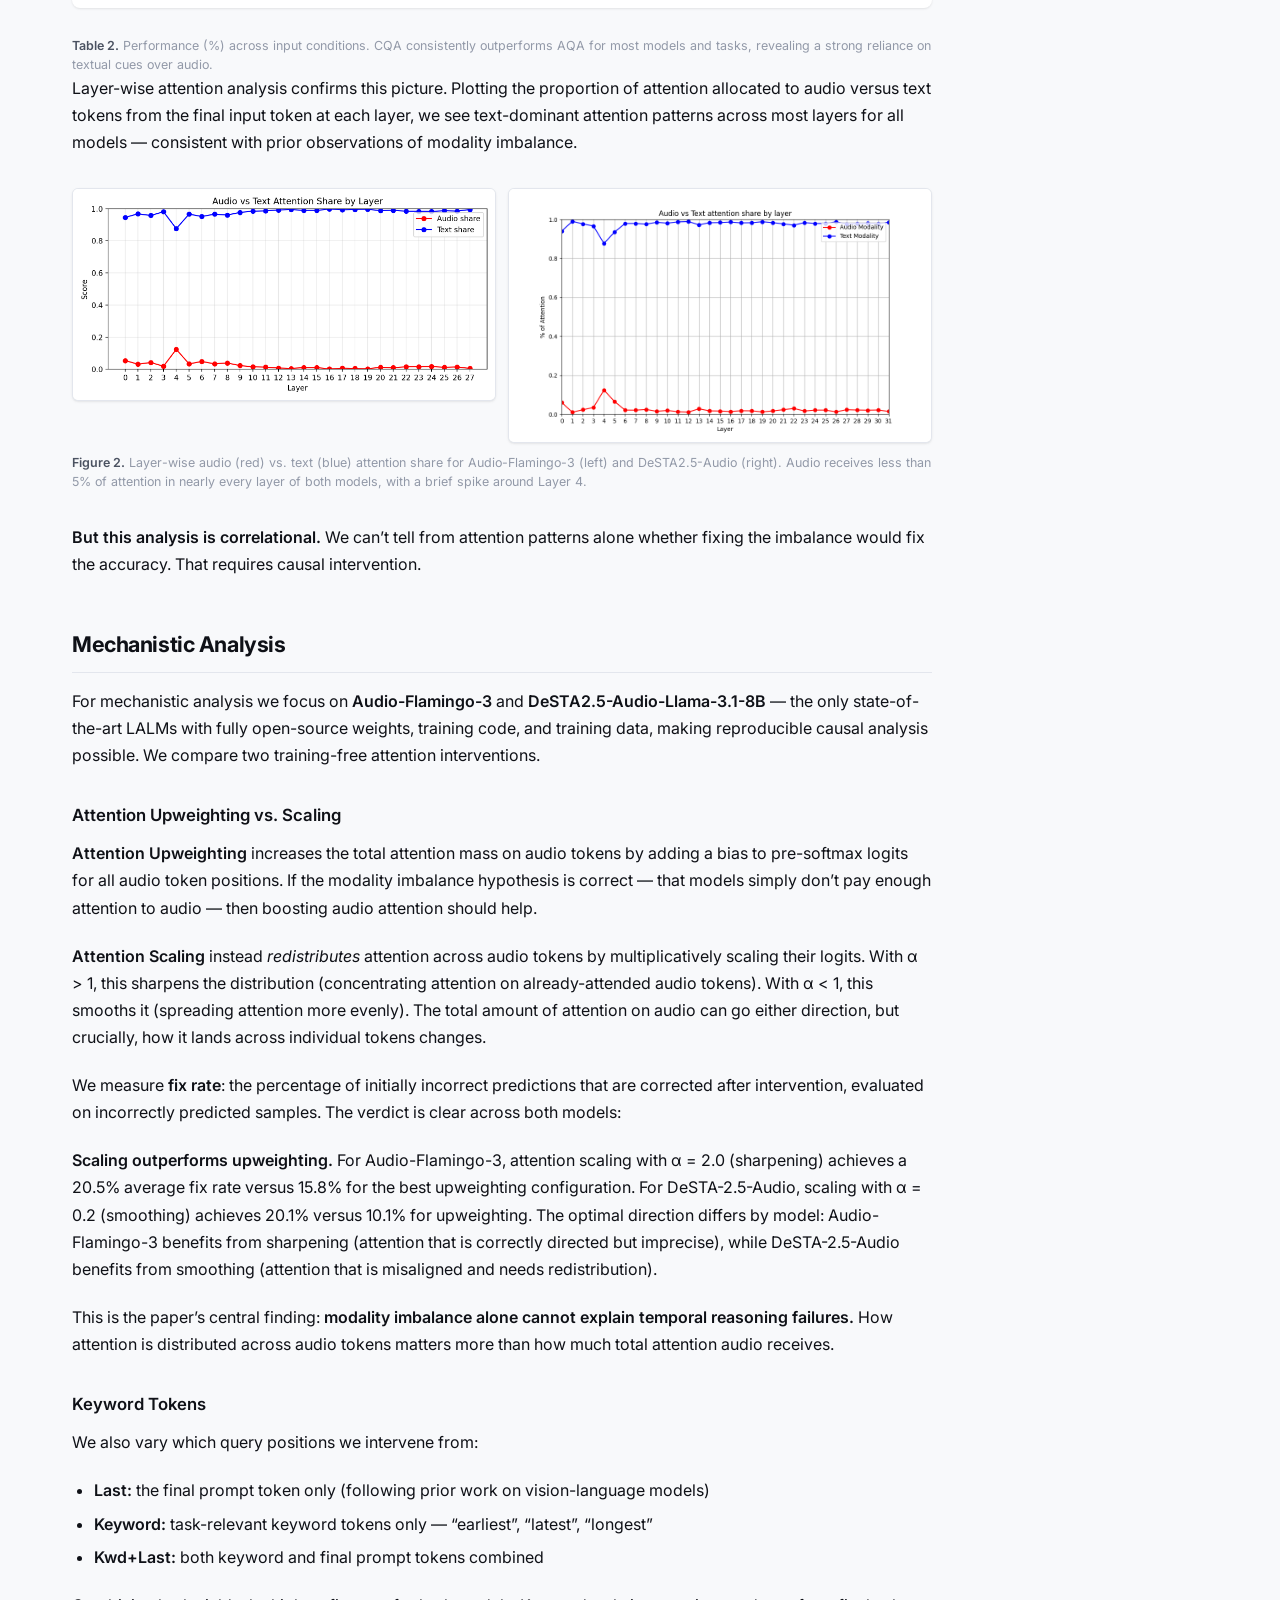
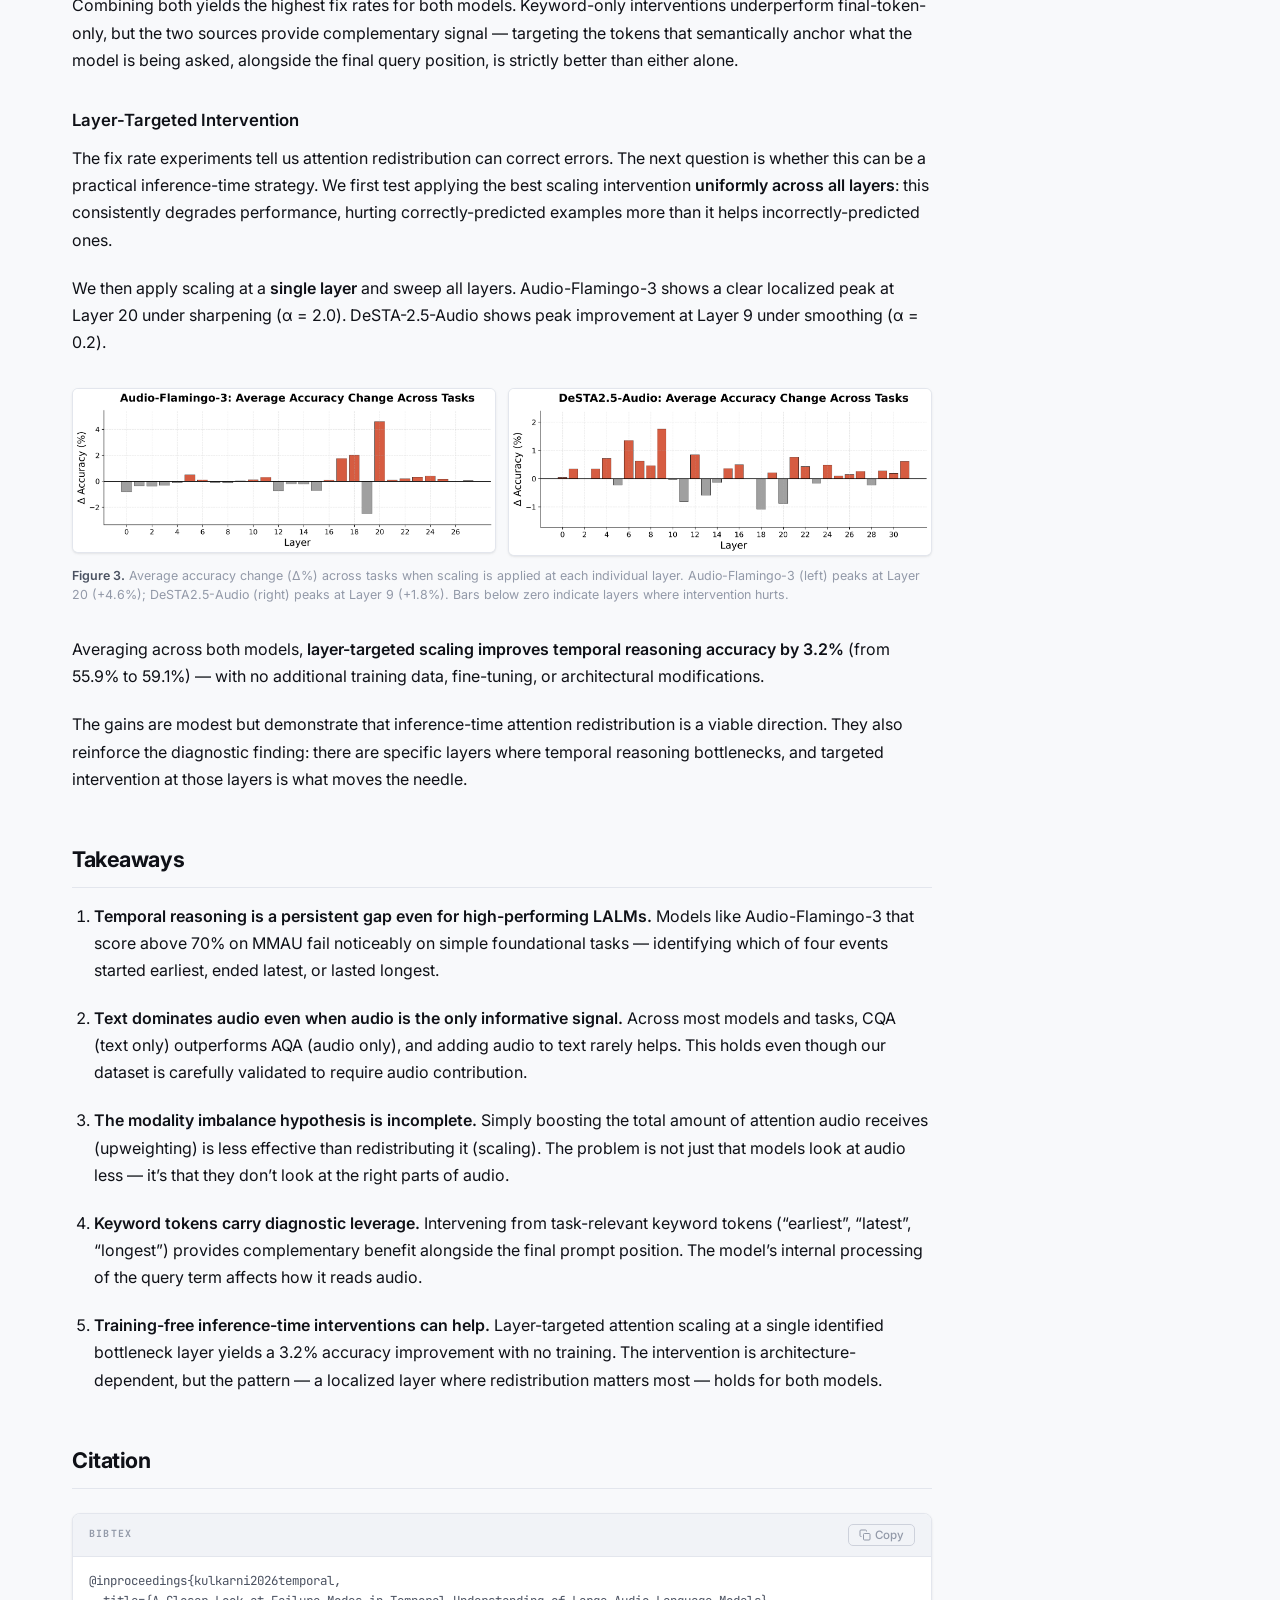
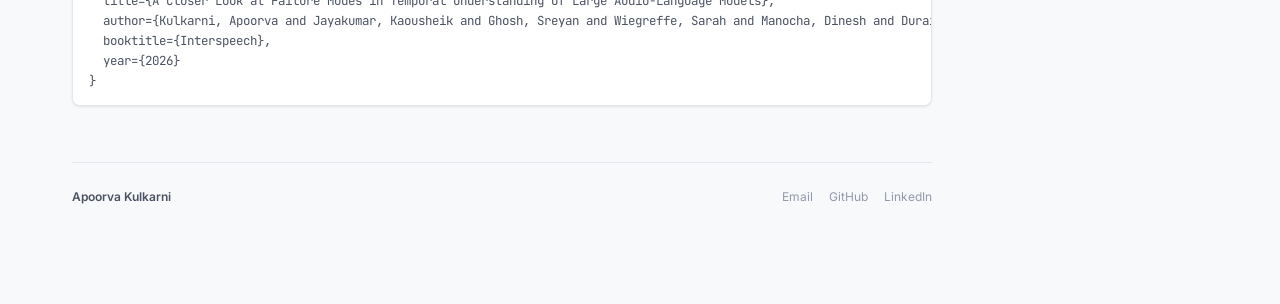
<file: interspeech-post.html>
<!DOCTYPE html>
<html lang="en">
<head>
    <meta charset="UTF-8">
    <meta name="viewport" content="width=device-width, initial-scale=1.0">
    <title>A Closer Look at Failure Modes in Temporal Understanding of Large Audio-Language Models &middot; Apoorva Kulkarni</title>
    <meta name="description" content="Interspeech 2026 paper: diagnosing why large audio-language models fail at temporal reasoning, and a training-free attention-redistribution fix.">
    <link rel="icon" href="data:image/svg+xml,<svg xmlns='http://www.w3.org/2000/svg' viewBox='0 0 100 100'><rect width='100' height='100' rx='18' fill='%232563eb'/><text x='50' y='68' font-family='-apple-system,Helvetica,Arial,sans-serif' font-size='52' font-weight='600' fill='white' text-anchor='middle'>AK</text></svg>">
    <link rel="preconnect" href="https://fonts.googleapis.com">
    <link rel="preconnect" href="https://fonts.gstatic.com" crossorigin>
    <link href="https://fonts.googleapis.com/css2?family=Inter:ital,opsz,wght@0,14..32,300;0,14..32,400;0,14..32,500;0,14..32,600;0,14..32,700;1,14..32,400&family=JetBrains+Mono:wght@400;500&display=swap" rel="stylesheet">

    <style>
        /* ── Variables ─────────────────────────────── */
        :root {
            --bg:          #f8f9fb;
            --surface:     #ffffff;
            --surface2:    #f1f3f7;
            --text:        #0f1117;
            --text2:       #4b5261;
            --text3:       #9299a8;
            --border:      #e3e6ed;
            --border-md:   #cdd1db;
            --accent:      #2563eb;
            --accent-dim:  rgba(37,99,235,0.09);
            --accent-hover:#1d4ed8;
            --tag-bg:      rgba(37,99,235,0.08);
            --tag-text:    #1e40af;
            --code-bg:     #1c1f26;
            --code-text:   #e2e4e9;
            --shadow:      0 1px 3px rgba(0,0,0,0.06), 0 1px 2px rgba(0,0,0,0.04);
            --shadow-md:   0 4px 12px rgba(0,0,0,0.08);
            --toc-width:   220px;
            --topbar-h:    52px;
        }

        /* ── Reset ──────────────────────────────────── */
        *, *::before, *::after { box-sizing: border-box; margin: 0; padding: 0; }

        html {
            scroll-behavior: smooth;
            scroll-padding-top: calc(var(--topbar-h) + 24px);
        }

        body {
            background: var(--bg);
            color: var(--text);
            font-family: 'Inter', system-ui, -apple-system, sans-serif;
            font-size: 16px;
            line-height: 1.7;
            -webkit-font-smoothing: antialiased;
            transition: background 0.25s, color 0.25s;
        }

        /* ── Read progress ──────────────────────────── */
        #progress {
            position: fixed;
            top: 0; left: 0;
            height: 2px;
            background: var(--accent);
            width: 0%;
            z-index: 9999;
            transition: width 60ms linear;
        }

        /* ── Top bar ────────────────────────────────── */
        .topbar {
            position: sticky;
            top: 0;
            z-index: 200;
            height: var(--topbar-h);
            background: color-mix(in srgb, var(--bg) 88%, transparent);
            backdrop-filter: blur(16px) saturate(180%);
            -webkit-backdrop-filter: blur(16px) saturate(180%);
            border-bottom: 1px solid var(--border);
            display: flex;
            align-items: center;
            justify-content: space-between;
            padding: 0 2rem;
            gap: 1rem;
            transition: background 0.25s, border-color 0.25s;
        }

        .topbar-left {
            display: flex;
            align-items: center;
            gap: 0.75rem;
            min-width: 0;
        }

        .back-link {
            display: flex;
            align-items: center;
            gap: 0.4rem;
            font-size: 0.82rem;
            font-weight: 500;
            color: var(--text3);
            text-decoration: none;
            transition: color 0.15s;
            white-space: nowrap;
            flex-shrink: 0;
        }

        .back-link:hover { color: var(--text); }

        .topbar-divider {
            width: 1px;
            height: 18px;
            background: var(--border-md);
            flex-shrink: 0;
        }

        .topbar-title {
            font-size: 0.8rem;
            font-weight: 500;
            color: var(--text2);
            overflow: hidden;
            text-overflow: ellipsis;
            white-space: nowrap;
        }

        .topbar-right {
            display: flex;
            align-items: center;
            gap: 0.5rem;
            flex-shrink: 0;
        }

        .topbar-btn {
            display: inline-flex;
            align-items: center;
            gap: 0.35rem;
            padding: 0.3rem 0.7rem;
            font-size: 0.75rem;
            font-weight: 500;
            font-family: inherit;
            color: var(--text2);
            background: transparent;
            border: 1px solid var(--border-md);
            border-radius: 6px;
            text-decoration: none;
            cursor: pointer;
            transition: all 0.15s;
        }

        .topbar-btn:hover {
            color: var(--text);
            border-color: var(--text3);
            background: var(--surface2);
        }

        .topbar-btn.accent {
            color: var(--accent);
            border-color: var(--accent);
            background: var(--accent-dim);
        }

        .topbar-btn.accent:hover {
            background: var(--accent);
            color: var(--surface);
        }

        /* ── Page grid ──────────────────────────────── */
        .page-grid {
            display: grid;
            grid-template-columns: minmax(0,1fr) var(--toc-width);
            gap: 3.5rem;
            max-width: 1200px;
            margin: 0 auto;
            padding: 3rem 2rem 6rem;
        }

        /* ── Main column ────────────────────────────── */
        .main-col { min-width: 0; }

        /* ── Paper header ───────────────────────────── */
        .paper-header {
            padding-bottom: 2.25rem;
            border-bottom: 1px solid var(--border);
            margin-bottom: 2rem;
        }

        .venue-chip {
            display: inline-flex;
            align-items: center;
            gap: 0.4rem;
            font-size: 0.7rem;
            font-weight: 700;
            letter-spacing: 0.08em;
            text-transform: uppercase;
            color: var(--tag-text);
            background: var(--tag-bg);
            border: 1px solid color-mix(in srgb, var(--accent) 20%, transparent);
            padding: 0.25rem 0.7rem;
            border-radius: 4px;
            margin-bottom: 1.1rem;
        }

        .paper-title {
            font-size: 2rem;
            font-weight: 700;
            line-height: 1.15;
            letter-spacing: -0.025em;
            color: var(--text);
            margin-bottom: 1.25rem;
        }

        .authors-block {
            font-size: 0.88rem;
            color: var(--text2);
            line-height: 1.65;
            margin-bottom: 0.3rem;
        }

        .authors-block .me {
            color: var(--accent);
            font-weight: 600;
        }

        .authors-block a {
            color: inherit;
            text-decoration: none;
            transition: color 0.15s;
        }

        .authors-block a:hover { color: var(--accent); }

        .affil-block {
            font-size: 0.78rem;
            color: var(--text3);
            margin-bottom: 1.5rem;
            line-height: 1.5;
        }

        .paper-links {
            display: flex;
            flex-wrap: wrap;
            gap: 0.5rem;
        }

        .paper-link {
            display: inline-flex;
            align-items: center;
            gap: 0.45rem;
            padding: 0.45rem 1rem;
            font-size: 0.8rem;
            font-weight: 500;
            border-radius: 6px;
            text-decoration: none;
            transition: all 0.15s;
            border: 1px solid var(--border-md);
            color: var(--text2);
            background: var(--surface);
            box-shadow: var(--shadow);
        }

        .paper-link:hover {
            border-color: var(--accent);
            color: var(--accent);
            box-shadow: var(--shadow-md);
        }

        .paper-link svg { width: 14px; height: 14px; flex-shrink: 0; }

        /* ── TL;DR ──────────────────────────────────── */
        .tldr {
            background: var(--surface);
            border: 1px solid var(--border);
            border-left: 3px solid var(--accent);
            border-radius: 0 8px 8px 0;
            padding: 1.1rem 1.4rem;
            margin-bottom: 2.75rem;
            box-shadow: var(--shadow);
        }

        .tldr-label {
            font-size: 0.62rem;
            font-weight: 700;
            letter-spacing: 0.14em;
            text-transform: uppercase;
            color: var(--accent);
            font-family: 'JetBrains Mono', monospace;
            margin-bottom: 0.4rem;
        }

        .tldr-text {
            font-size: 0.95rem;
            color: var(--text2);
            line-height: 1.65;
            font-style: italic;
        }

        /* ── Article typography ─────────────────────── */
        .post-content p {
            margin-bottom: 1.3rem;
            color: var(--text);
        }

        .post-content a {
            color: var(--accent);
            text-decoration: none;
            border-bottom: 1px solid color-mix(in srgb, var(--accent) 30%, transparent);
            transition: border-color 0.15s;
        }

        .post-content a:hover { border-bottom-color: var(--accent); }

        .post-content h2 {
            font-size: 1.35rem;
            font-weight: 700;
            letter-spacing: -0.02em;
            color: var(--text);
            margin: 3rem 0 0.9rem;
            padding-bottom: 0.6rem;
            border-bottom: 1px solid var(--border);
        }

        .post-content h3 {
            font-size: 1.05rem;
            font-weight: 600;
            color: var(--text);
            margin: 2rem 0 0.65rem;
        }

        .post-content strong { font-weight: 600; color: var(--text); }
        .post-content em { font-style: italic; }

        .post-content ul, .post-content ol {
            padding-left: 1.35rem;
            margin-bottom: 1.3rem;
        }

        .post-content li { margin-bottom: 0.4rem; }

        /* ── Figures ────────────────────────────────── */
        .post-content figure {
            margin: 2rem 0;
        }

        .post-content figure img {
            max-width: 100%;
            width: 100%;
            height: auto;
            display: block;
            border-radius: 6px;
            border: 1px solid var(--border);
            background: #fff;
            box-shadow: var(--shadow);
        }

        .post-content figcaption {
            margin-top: 0.6rem;
            font-size: 0.78rem;
            color: var(--text3);
            line-height: 1.55;
        }

        .post-content figcaption strong { color: var(--text2); }

        /* side-by-side figures */
        .post-content .img-row {
            display: grid;
            grid-template-columns: 1fr 1fr;
            gap: 0.75rem;
        }

        .post-content .img-row > * {
            min-width: 0;
        }

        .post-content .img-row img {
            width: 100%;
            height: auto;
            border-radius: 6px;
            border: 1px solid var(--border);
            background: #fff;
            box-shadow: var(--shadow);
            display: block;
        }

        /* ── Tables ─────────────────────────────────── */
        .post-content table {
            width: 100%;
            border-collapse: collapse;
            font-size: 0.84rem;
            margin: 1.75rem 0;
            background: var(--surface);
            border-radius: 8px;
            overflow: hidden;
            border: 1px solid var(--border);
            box-shadow: var(--shadow);
        }

        .post-content table thead {
            background: var(--surface2);
            border-bottom: 1px solid var(--border-md);
        }

        .post-content table th {
            padding: 0.6rem 0.9rem;
            text-align: left;
            font-size: 0.72rem;
            font-weight: 600;
            text-transform: uppercase;
            letter-spacing: 0.05em;
            color: var(--text2);
            white-space: nowrap;
        }

        .post-content table td {
            padding: 0.6rem 0.9rem;
            border-bottom: 1px solid var(--border);
            color: var(--text2);
            font-family: 'JetBrains Mono', monospace;
            font-size: 0.81rem;
        }

        .post-content table td:first-child {
            font-family: 'Inter', sans-serif;
            font-weight: 500;
            color: var(--text);
        }

        .post-content table tbody tr:last-child td { border-bottom: none; }

        .post-content table tbody tr:hover { background: var(--accent-dim); }

        /* ── Blockquotes ─────────────────────────────── */
        .post-content blockquote {
            border-left: 3px solid var(--accent);
            background: var(--accent-dim);
            padding: 0.9rem 1.2rem;
            border-radius: 0 6px 6px 0;
            margin: 1.5rem 0;
        }

        .post-content blockquote p {
            margin-bottom: 0;
            font-size: 0.95rem;
            color: var(--text2);
            font-style: italic;
        }

        /* ── Code ───────────────────────────────────── */
        .post-content code {
            font-family: 'JetBrains Mono', monospace;
            font-size: 0.83em;
            background: var(--accent-dim);
            color: var(--accent);
            padding: 0.1em 0.35em;
            border-radius: 4px;
        }

        .post-content pre {
            background: var(--code-bg);
            color: var(--code-text);
            border-radius: 8px;
            padding: 1rem 1.25rem;
            margin: 1.5rem 0;
            overflow-x: auto;
            font-family: 'JetBrains Mono', monospace;
            font-size: 0.78rem;
            line-height: 1.6;
            border: 1px solid var(--border);
        }

        .post-content pre code {
            background: none;
            color: inherit;
            padding: 0;
            font-size: inherit;
        }

        /* ── Citation block ─────────────────────────── */
        .citation-block {
            background: var(--surface);
            border: 1px solid var(--border);
            border-radius: 8px;
            overflow: hidden;
            margin: 1.5rem 0;
            box-shadow: var(--shadow);
        }

        .citation-block .cite-header {
            display: flex;
            align-items: center;
            justify-content: space-between;
            padding: 0.6rem 1rem;
            background: var(--surface2);
            border-bottom: 1px solid var(--border);
        }

        .citation-block .cite-label {
            font-family: 'JetBrains Mono', monospace;
            font-size: 0.62rem;
            font-weight: 700;
            letter-spacing: 0.12em;
            text-transform: uppercase;
            color: var(--text3);
        }

        .citation-block .cite-copy {
            display: inline-flex;
            align-items: center;
            gap: 0.3rem;
            font-size: 0.72rem;
            font-weight: 500;
            font-family: inherit;
            color: var(--text3);
            background: transparent;
            border: 1px solid var(--border-md);
            border-radius: 5px;
            padding: 0.2rem 0.6rem;
            cursor: pointer;
            transition: all 0.15s;
        }

        .citation-block .cite-copy:hover { color: var(--text); border-color: var(--text3); }
        .citation-block .cite-copy.copied { color: var(--accent); border-color: var(--accent); }

        .citation-block pre {
            margin: 0;
            border: none;
            border-radius: 0;
            background: var(--surface);
            color: var(--text2);
            padding: 0.9rem 1rem;
            font-size: 0.78rem;
        }

        /* ── TOC column ─────────────────────────────── */
        .toc-col {
            position: sticky;
            top: calc(var(--topbar-h) + 2rem);
            align-self: start;
            max-height: calc(100vh - var(--topbar-h) - 4rem);
            overflow-y: auto;
        }

        .toc-label {
            font-size: 0.62rem;
            font-weight: 700;
            letter-spacing: 0.14em;
            text-transform: uppercase;
            color: var(--text3);
            font-family: 'JetBrains Mono', monospace;
            margin-bottom: 0.8rem;
            padding-left: 0.5rem;
        }

        .toc-col nav ul { list-style: none; }
        .toc-col nav li { margin-bottom: 1px; }

        .toc-col nav a {
            display: block;
            padding: 0.32rem 0.6rem;
            font-size: 0.76rem;
            color: var(--text3);
            text-decoration: none;
            border-radius: 4px;
            border-left: 2px solid transparent;
            line-height: 1.45;
            transition: all 0.15s;
        }

        .toc-col nav a:hover { color: var(--text); background: var(--surface2); }

        .toc-col nav a.active {
            color: var(--accent);
            background: var(--accent-dim);
            border-left-color: var(--accent);
            font-weight: 500;
        }

        .toc-col nav ul ul {
            padding-left: 0.6rem;
            margin-top: 1px;
            border-left: 1px solid var(--border);
            margin-left: 0.6rem;
        }

        .toc-col nav ul ul a { font-size: 0.72rem; padding: 0.25rem 0.5rem; }

        /* ── Footer ─────────────────────────────────── */
        .site-footer {
            margin-top: 3.5rem;
            padding-top: 1.5rem;
            border-top: 1px solid var(--border);
            display: flex;
            align-items: center;
            justify-content: space-between;
            flex-wrap: wrap;
            gap: 0.75rem;
            font-size: 0.75rem;
            color: var(--text3);
        }

        .footer-name { font-weight: 600; color: var(--text2); }

        .footer-links { display: flex; gap: 1rem; }

        .footer-links a {
            color: var(--text3);
            text-decoration: none;
            transition: color 0.15s;
        }

        .footer-links a:hover { color: var(--accent); }

        /* ── Responsive ─────────────────────────────── */
        @media (max-width: 900px) {
            .page-grid {
                grid-template-columns: 1fr;
                gap: 0;
                padding: 2rem 1.25rem 4rem;
            }

            .toc-col { display: none; }

            .paper-title { font-size: 1.55rem; }

            .topbar { padding: 0 1.25rem; }

            .topbar-title { display: none; }

            .post-content .img-row {
                grid-template-columns: 1fr;
            }
        }
    </style>
</head>

<body>
<div id="progress"></div>

<!-- Top bar -->
<header class="topbar">
    <div class="topbar-left">
        <a href="index.html" class="back-link">
            <svg width="14" height="14" viewBox="0 0 16 16" fill="none" stroke="currentColor" stroke-width="2" stroke-linecap="round">
                <path d="M10 12L6 8l4-4"/>
            </svg>
            Apoorva Kulkarni
        </a>
        <div class="topbar-divider"></div>
        <span class="topbar-title">A Closer Look at Failure Modes in Temporal Understanding of Large Audio-Language Models</span>
    </div>
    <div class="topbar-right">
    </div>
</header>

<!-- Two-column layout -->
<div class="page-grid">

    <!-- Main content -->
    <main class="main-col" id="top">

        <!-- Paper header -->
        <header class="paper-header">
            <div class="venue-chip">Interspeech 2026</div>

            <h1 class="paper-title">A Closer Look at Failure Modes in Temporal Understanding of Large Audio-Language Models</h1>

            <div class="authors-block"><span class="me">Apoorva Kulkarni</span>, Kaousheik Jayakumar, Sreyan Ghosh, Sarah Wiegreffe, Dinesh Manocha, Ramani Duraiswami</div>

            <div class="affil-block">University of Maryland, College Park</div>

            <div class="paper-links">
            </div>
        </header>

        <div class="tldr">
            <div class="tldr-label">TL;DR</div>
            <div class="tldr-text">LALMs consistently struggle with temporal reasoning even on simple tasks. We trace the cause not to how much attention audio receives, but to how that attention is distributed — and show that training-free attention redistribution improves accuracy by 3.2% with no fine-tuning.</div>
        </div>

        <article class="post-content">
            <h2 id="motivation">Motivation</h2>

<p>Large Audio Language Models (LALMs) — Qwen2-Audio, Kimi-Audio, Audio-Flamingo, and others — have shown impressive performance across a wide range of audio understanding tasks. But there is a specific capability these models consistently fall short on: <strong>temporal reasoning</strong>. Understanding when a sound starts, when it ends, and how long it lasts is fundamental to human auditory perception, yet it remains a persistent blind spot for current systems.</p>

<p>Prior benchmarks have documented these gaps, but largely through aggregate scores. What they don’t answer is <em>why</em> models fail at temporal reasoning. Is it a modality imbalance problem — models paying too little attention to audio? Is it the audio encoder producing weak representations? Is it something about how attention is distributed within the audio signal itself?</p>

<p>In this work, we introduce a targeted benchmark for <strong>mechanistic diagnosis</strong> of temporal reasoning failures, and go beyond behavioral observation to perform the first causal attention interventions for temporal reasoning in LALMs. Our central finding: the problem is not simply that models don’t pay enough attention to audio. It’s that they don’t distribute that attention correctly across audio tokens — and fixing the distribution, not just the quantity, is what actually helps.</p>

<h2 id="benchmark">Benchmark</h2>

<p>Existing temporal reasoning benchmarks test many skills at once, making it hard to isolate specific failure modes. Our goal was a dataset narrow enough to enable precise mechanistic analysis. We built a benchmark of <strong>1,657 multiple-choice questions</strong> derived from <a href="https://arxiv.org/abs/2505.07609">TACOS</a>, a corpus of real-world audio clips with precise onset and offset annotations per event.</p>

<h3 id="three-tasks">Three Tasks</h3>

<p>We designed three foundational tasks, each targeting a different aspect of temporal boundary reasoning:</p>

<ul>
  <li><strong>Earliest Onset (EO):</strong> identify the sound event with the earliest start time among four options (528 questions)</li>
  <li><strong>Latest Offset (LO):</strong> identify the sound event with the latest end time among four options (499 questions)</li>
  <li><strong>Longest Duration (LD):</strong> identify the sound event with the longest duration among four options (630 questions)</li>
</ul>

<p>These are prerequisites for any higher-order temporal reasoning. A model that can’t reliably answer “which event started first?” is unlikely to answer more complex relational questions about time.</p>

<figure>
  <img src="assets/interspeech/task_examples_horizontal.png" alt="Example questions from the three temporal reasoning tasks with event timelines" />
  <figcaption><strong>Figure 1.</strong> Example questions from the three tasks. Sound events are shown as timeline bars across a shared time axis; the model must identify the correct event. Correct answers are highlighted in purple.</figcaption>
</figure>

<p>Real-world audio makes this genuinely hard: sound events may overlap, occur intermittently, or repeat within the same clip. The EO and LO tasks require the correct event to be separated from all others by at least one second; for LD, the correct event must be at least one second longer than all alternatives. Distractor options are drawn from other events in the same clip where available, and from different sound categories when not.</p>

<h3 id="audio-required">Audio Is Required</h3>

<p>A benchmark that can be solved from text alone isn’t testing audio understanding. We verified audio contribution via <strong>silence ablation</strong>: replacing the audio input with silence while keeping everything else constant. All four models we evaluated dropped to near-chance performance (25%), confirming that the questions cannot be answered from textual priors alone.</p>

<table>
  <thead>
    <tr>
      <th>Model</th>
      <th>EO (%)</th>
      <th>LO (%)</th>
      <th>LD (%)</th>
    </tr>
  </thead>
  <tbody>
    <tr>
      <td>Qwen2-Audio-7B-Instruct</td>
      <td>30.9</td>
      <td>28.1</td>
      <td>32.5</td>
    </tr>
    <tr>
      <td>Kimi-Audio-7B-Instruct</td>
      <td>22.0</td>
      <td>24.1</td>
      <td>25.9</td>
    </tr>
    <tr>
      <td>Audio-Flamingo-3</td>
      <td>25.6</td>
      <td>20.6</td>
      <td>28.9</td>
    </tr>
    <tr>
      <td>DeSTA2.5-Audio-Llama-3.1-8B</td>
      <td>24.4</td>
      <td>25.1</td>
      <td>22.7</td>
    </tr>
    <tr>
      <td>Random baseline</td>
      <td>25.0</td>
      <td>25.0</td>
      <td>25.0</td>
    </tr>
  </tbody>
</table>

<figcaption><strong>Table 1.</strong> Silence ablation: all models collapse to near-chance, confirming correct answers cannot be inferred from text alone.</figcaption>

<h2 id="behavioral-analysis">Behavioral Analysis</h2>

<p>We evaluate four state-of-the-art open-source LALMs across three input conditions designed to isolate modality contributions:</p>

<ul>
  <li><strong>AQA (Audio-only):</strong> audio + question, no caption</li>
  <li><strong>CQA (Caption-only):</strong> weak text caption + question, no audio</li>
  <li><strong>ACQA (Audio + Caption):</strong> both audio and caption + question</li>
</ul>

<p>The results are striking. For most models and tasks, <strong>CQA outperforms AQA</strong> — the caption alone beats the audio alone. Worse, ACQA provides minimal benefit over CQA in most cases, sometimes hurting. Models with strong overall benchmark scores (Audio-Flamingo-3 achieves 72.4% on MMAU; Kimi-Audio achieves 64.4%) underperform substantially on our temporal tasks, revealing that general audio competence does not translate to reliable temporal reasoning.</p>

<table>
  <thead>
    <tr>
      <th>Model</th>
      <th>EO: AQA / CQA / ACQA</th>
      <th>LO: AQA / CQA / ACQA</th>
      <th>LD: AQA / CQA / ACQA</th>
    </tr>
  </thead>
  <tbody>
    <tr>
      <td>Qwen2-Audio</td>
      <td>30.9 / 63.6 / 63.6</td>
      <td>28.1 / 46.5 / 46.5</td>
      <td>32.5 / 58.9 / 58.9</td>
    </tr>
    <tr>
      <td>Kimi-Audio</td>
      <td>58.0 / 61.4 / <strong>68.8</strong></td>
      <td>60.3 / 56.1 / <strong>62.7</strong></td>
      <td>59.4 / 55.4 / <strong>67.3</strong></td>
    </tr>
    <tr>
      <td>Audio-Flamingo-3</td>
      <td>60.4 / <strong>71.6</strong> / 67.2</td>
      <td>56.7 / 62.3 / <strong>63.3</strong></td>
      <td>58.1 / <strong>66.7</strong> / 66.4</td>
    </tr>
    <tr>
      <td>DeSTA2.5-Audio</td>
      <td>50.4 / <strong>68.9</strong> / 62.7</td>
      <td>51.3 / <strong>59.3</strong> / 59.1</td>
      <td>54.9 / 66.0 / <strong>66.8</strong></td>
    </tr>
  </tbody>
</table>

<figcaption><strong>Table 2.</strong> Performance (%) across input conditions. CQA consistently outperforms AQA for most models and tasks, revealing a strong reliance on textual cues over audio.</figcaption>

<p>Layer-wise attention analysis confirms this picture. Plotting the proportion of attention allocated to audio versus text tokens from the final input token at each layer, we see text-dominant attention patterns across most layers for all models — consistent with prior observations of modality imbalance.</p>

<figure>
  <div class="img-row">
    <img src="assets/interspeech/af3_attention_plot.png" alt="Audio vs text attention share by layer for Audio-Flamingo-3" />
    <img src="assets/interspeech/desta_attention_plot.png" alt="Audio vs text attention share by layer for DeSTA2.5-Audio" />
  </div>
  <figcaption><strong>Figure 2.</strong> Layer-wise audio (red) vs. text (blue) attention share for Audio-Flamingo-3 (left) and DeSTA2.5-Audio (right). Audio receives less than 5% of attention in nearly every layer of both models, with a brief spike around Layer 4.</figcaption>
</figure>

<p><strong>But this analysis is correlational.</strong> We can’t tell from attention patterns alone whether fixing the imbalance would fix the accuracy. That requires causal intervention.</p>

<h2 id="mechanistic-analysis">Mechanistic Analysis</h2>

<p>For mechanistic analysis we focus on <strong>Audio-Flamingo-3</strong> and <strong>DeSTA2.5-Audio-Llama-3.1-8B</strong> — the only state-of-the-art LALMs with fully open-source weights, training code, and training data, making reproducible causal analysis possible. We compare two training-free attention interventions.</p>

<h3 id="upweighting-vs-scaling">Attention Upweighting vs. Scaling</h3>

<p><strong>Attention Upweighting</strong> increases the total attention mass on audio tokens by adding a bias to pre-softmax logits for all audio token positions. If the modality imbalance hypothesis is correct — that models simply don’t pay enough attention to audio — then boosting audio attention should help.</p>

<p><strong>Attention Scaling</strong> instead <em>redistributes</em> attention across audio tokens by multiplicatively scaling their logits. With α &gt; 1, this sharpens the distribution (concentrating attention on already-attended audio tokens). With α &lt; 1, this smooths it (spreading attention more evenly). The total amount of attention on audio can go either direction, but crucially, how it lands across individual tokens changes.</p>

<p>We measure <strong>fix rate</strong>: the percentage of initially incorrect predictions that are corrected after intervention, evaluated on incorrectly predicted samples. The verdict is clear across both models:</p>

<p><strong>Scaling outperforms upweighting.</strong> For Audio-Flamingo-3, attention scaling with α = 2.0 (sharpening) achieves a 20.5% average fix rate versus 15.8% for the best upweighting configuration. For DeSTA-2.5-Audio, scaling with α = 0.2 (smoothing) achieves 20.1% versus 10.1% for upweighting. The optimal direction differs by model: Audio-Flamingo-3 benefits from sharpening (attention that is correctly directed but imprecise), while DeSTA-2.5-Audio benefits from smoothing (attention that is misaligned and needs redistribution).</p>

<p>This is the paper’s central finding: <strong>modality imbalance alone cannot explain temporal reasoning failures.</strong> How attention is distributed across audio tokens matters more than how much total attention audio receives.</p>

<h3 id="keyword-tokens">Keyword Tokens</h3>

<p>We also vary which query positions we intervene from:</p>

<ul>
  <li><strong>Last:</strong> the final prompt token only (following prior work on vision-language models)</li>
  <li><strong>Keyword:</strong> task-relevant keyword tokens only — “earliest”, “latest”, “longest”</li>
  <li><strong>Kwd+Last:</strong> both keyword and final prompt tokens combined</li>
</ul>

<p>Combining both yields the highest fix rates for both models. Keyword-only interventions underperform final-token-only, but the two sources provide complementary signal — targeting the tokens that semantically anchor what the model is being asked, alongside the final query position, is strictly better than either alone.</p>

<h3 id="layer-targeted">Layer-Targeted Intervention</h3>

<p>The fix rate experiments tell us attention redistribution can correct errors. The next question is whether this can be a practical inference-time strategy. We first test applying the best scaling intervention <strong>uniformly across all layers</strong>: this consistently degrades performance, hurting correctly-predicted examples more than it helps incorrectly-predicted ones.</p>

<p>We then apply scaling at a <strong>single layer</strong> and sweep all layers. Audio-Flamingo-3 shows a clear localized peak at Layer 20 under sharpening (α = 2.0). DeSTA-2.5-Audio shows peak improvement at Layer 9 under smoothing (α = 0.2).</p>

<figure>
  <div class="img-row">
    <img src="assets/interspeech/af3_layerwise_avg.png" alt="Audio-Flamingo-3 average accuracy change by layer" />
    <img src="assets/interspeech/desta_layerwise_avg.png" alt="DeSTA2.5-Audio average accuracy change by layer" />
  </div>
  <figcaption><strong>Figure 3.</strong> Average accuracy change (Δ%) across tasks when scaling is applied at each individual layer. Audio-Flamingo-3 (left) peaks at Layer 20 (+4.6%); DeSTA2.5-Audio (right) peaks at Layer 9 (+1.8%). Bars below zero indicate layers where intervention hurts.</figcaption>
</figure>

<p>Averaging across both models, <strong>layer-targeted scaling improves temporal reasoning accuracy by 3.2%</strong> (from 55.9% to 59.1%) — with no additional training data, fine-tuning, or architectural modifications.</p>

<p>The gains are modest but demonstrate that inference-time attention redistribution is a viable direction. They also reinforce the diagnostic finding: there are specific layers where temporal reasoning bottlenecks, and targeted intervention at those layers is what moves the needle.</p>

<h2 id="takeaways">Takeaways</h2>

<ol>
  <li>
    <p><strong>Temporal reasoning is a persistent gap even for high-performing LALMs.</strong> Models like Audio-Flamingo-3 that score above 70% on MMAU fail noticeably on simple foundational tasks — identifying which of four events started earliest, ended latest, or lasted longest.</p>
  </li>
  <li>
    <p><strong>Text dominates audio even when audio is the only informative signal.</strong> Across most models and tasks, CQA (text only) outperforms AQA (audio only), and adding audio to text rarely helps. This holds even though our dataset is carefully validated to require audio contribution.</p>
  </li>
  <li>
    <p><strong>The modality imbalance hypothesis is incomplete.</strong> Simply boosting the total amount of attention audio receives (upweighting) is less effective than redistributing it (scaling). The problem is not just that models look at audio less — it’s that they don’t look at the right parts of audio.</p>
  </li>
  <li>
    <p><strong>Keyword tokens carry diagnostic leverage.</strong> Intervening from task-relevant keyword tokens (“earliest”, “latest”, “longest”) provides complementary benefit alongside the final prompt position. The model’s internal processing of the query term affects how it reads audio.</p>
  </li>
  <li>
    <p><strong>Training-free inference-time interventions can help.</strong> Layer-targeted attention scaling at a single identified bottleneck layer yields a 3.2% accuracy improvement with no training. The intervention is architecture-dependent, but the pattern — a localized layer where redistribution matters most — holds for both models.</p>
  </li>
</ol>

<h2 id="citation">Citation</h2>

<div class="citation-block">
<span class="cite-label">BibTeX</span>
<pre>@inproceedings{kulkarni2026temporal,
  title={A Closer Look at Failure Modes in Temporal Understanding of Large Audio-Language Models},
  author={Kulkarni, Apoorva and Jayakumar, Kaousheik and Ghosh, Sreyan and Wiegreffe, Sarah and Manocha, Dinesh and Duraiswami, Ramani},
  booktitle={Interspeech},
  year={2026}
}</pre>
</div>

        </article>

        <footer class="site-footer">
            <span class="footer-name">Apoorva Kulkarni</span>
            <div class="footer-links">
                <a href="mailto:apoorvak@umd.edu">Email</a>
                <a href="https://github.com/apoorva-ak" target="_blank">GitHub</a>
                <a href="https://linkedin.com/in/apoorva-ak01" target="_blank">LinkedIn</a>
            </div>
        </footer>
    </main>

    <!-- TOC -->
    <aside class="toc-col">
        <div class="toc-label">On this page</div>
        <nav>
            <ul id="nav-menu">
                <li><a href="#top" class="active">Overview</a></li>
                <li><a href="#motivation">Motivation</a></li>
                <li>
                    <a href="#benchmark">Benchmark</a>
                    <ul>
                        <li><a href="#three-tasks">Three Tasks</a></li>
                        <li><a href="#audio-required">Audio Is Required</a></li>
                    </ul>
                </li>
                <li><a href="#behavioral-analysis">Behavioral Analysis</a></li>
                <li>
                    <a href="#mechanistic-analysis">Mechanistic Analysis</a>
                    <ul>
                        <li><a href="#upweighting-vs-scaling">Attention Upweighting vs. Scaling</a></li>
                        <li><a href="#keyword-tokens">Keyword Tokens</a></li>
                        <li><a href="#layer-targeted">Layer-Targeted Intervention</a></li>
                    </ul>
                </li>
                <li><a href="#takeaways">Takeaways</a></li>
                <li><a href="#citation">Citation</a></li>
            </ul>
        </nav>
    </aside>

</div>

<script>
    // progress bar
    window.addEventListener('scroll', () => {
        const h = document.documentElement;
        document.getElementById('progress').style.width =
            (h.scrollTop / (h.scrollHeight - h.clientHeight) * 100) + '%';
    });

    // scroll spy
    const navLinks = document.querySelectorAll('#nav-menu a');
    const navHrefs = Array.from(navLinks).map(l => l.getAttribute('href').slice(1));
    const allIds   = document.querySelectorAll('[id]');

    function updateNav() {
        let current = 'top';
        allIds.forEach(el => {
            if (navHrefs.includes(el.id) && el.getBoundingClientRect().top <= 120) current = el.id;
        });
        navLinks.forEach(l => l.classList.toggle('active', l.getAttribute('href') === '#' + current));
    }
    window.addEventListener('scroll', updateNav, { passive: true });
    updateNav();

    // citation copy
    document.querySelectorAll('.citation-block').forEach(block => {
        const label = block.querySelector('.cite-label');
        if (!label) return;
        const header = document.createElement('div');
        header.className = 'cite-header';
        const btn = document.createElement('button');
        btn.className = 'cite-copy';
        btn.innerHTML = '<svg width="12" height="12" viewBox="0 0 24 24" fill="none" stroke="currentColor" stroke-width="2"><rect x="9" y="9" width="13" height="13" rx="2"/><path d="M5 15H4a2 2 0 0 1-2-2V4a2 2 0 0 1 2-2h9a2 2 0 0 1 2 2v1"/></svg><span>Copy</span>';
        btn.onclick = () => {
            const pre = block.querySelector('pre');
            if (!pre) return;
            navigator.clipboard.writeText(pre.textContent.trim()).then(() => {
                btn.classList.add('copied');
                btn.querySelector('span').textContent = 'Copied!';
                setTimeout(() => { btn.classList.remove('copied'); btn.querySelector('span').textContent = 'Copy'; }, 2000);
            });
        };
        label.parentNode.insertBefore(header, label);
        header.appendChild(label);
        header.appendChild(btn);
    });
</script>

</body>
</html>
</file>
<file: assets/style.css>
/* ============================================
   DESIGN TOKENS
   Shared with the project-page template so the
   homepage and the writeups read as one site.
   ============================================ */
:root {
    --bg:          #f8f9fb;
    --surface:     #ffffff;
    --surface2:    #f1f3f7;
    --text:        #0f1117;
    --text2:       #4b5261;
    --text3:       #9299a8;
    --border:      #e3e6ed;
    --border-md:   #cdd1db;
    --accent:      #2563eb;
    --accent-dim:  rgba(37, 99, 235, 0.09);
    --accent-hover:#1d4ed8;
    --tag-bg:      rgba(37, 99, 235, 0.08);
    --tag-text:    #1e40af;
    --shadow:      0 1px 3px rgba(0, 0, 0, 0.06), 0 1px 2px rgba(0, 0, 0, 0.04);

    --sidebar-w:   280px;
    --measure:     68ch;   /* comfortable line length for prose */
}

/* ============================================
   RESET & BASE
   ============================================ */
* {
    margin: 0;
    padding: 0;
    box-sizing: border-box;
}

html {
    scroll-behavior: smooth;
}

body {
    font-family: 'Inter', system-ui, -apple-system, BlinkMacSystemFont, 'Segoe UI', sans-serif;
    line-height: 1.65;
    color: var(--text2);
    background: var(--bg);
    font-size: 16px;
    -webkit-font-smoothing: antialiased;
}

/* ============================================
   LAYOUT
   ============================================ */
.wrapper {
    display: flex;
    min-height: 100vh;
}

/* ============================================
   LEFT SIDEBAR
   ============================================ */
.sidebar {
    width: var(--sidebar-w);
    position: fixed;
    left: 0;
    top: 0;
    height: 100vh;
    padding: 60px 32px;
    background: var(--surface);
    border-right: 1px solid var(--border);
    /* the sidebar is fixed at 100vh, so its own content must be able to
       scroll - otherwise the last link is unreachable on short viewports */
    overflow-y: auto;
}

.sidebar-content {
    display: flex;
    flex-direction: column;
    align-items: flex-start;
}

.name {
    font-size: 1.6rem;
    font-weight: 600;
    letter-spacing: -0.02em;
    color: var(--text);
    margin-bottom: 24px;
    line-height: 1.25;
}

.profile-photo {
    width: 180px;
    height: 180px;
    object-fit: cover;
    margin-bottom: 26px;
    border-radius: 0;   /* square photo, as before */
    border: 1px solid var(--border);
}

.sidebar-links {
    display: flex;
    flex-direction: column;
    gap: 2px;
    width: 100%;
    margin-left: -8px;
}

.sidebar-links a {
    display: block;
    color: var(--text2);
    font-size: 0.9rem;
    text-decoration: none;
    padding: 5px 8px;
    border-radius: 5px;
    transition: color 0.15s, background 0.15s;
}

.sidebar-links a:hover {
    color: var(--accent);
    background: var(--accent-dim);
    text-decoration: none;
}

/* ============================================
   MAIN CONTENT AREA
   ============================================ */
.main-content {
    margin-left: var(--sidebar-w);
    padding: 60px 60px 80px 72px;
    max-width: 920px;
    flex: 1;
}

/* ============================================
   LINKS
   ============================================ */
a {
    color: var(--accent);
    text-decoration: none;
    transition: color 0.15s, border-color 0.15s;
}

a:hover {
    color: var(--accent-hover);
    text-decoration: underline;
}

/* visible keyboard focus everywhere */
a:focus-visible,
button:focus-visible {
    outline: 2px solid var(--accent);
    outline-offset: 2px;
    border-radius: 3px;
}

/* ============================================
   SECTIONS & HEADINGS
   ============================================ */
section {
    margin-bottom: 40px;
}

section:last-child {
    margin-bottom: 0;
}

h2 {
    font-size: 1.2rem;
    font-weight: 600;
    letter-spacing: -0.01em;
    color: var(--text);
    margin-bottom: 12px;
}

/* ============================================
   PANEL
   Groups a section's rows onto a white surface so
   each section reads as one block against the page.
   ============================================ */
.panel {
    background: var(--surface);
    border: 1px solid var(--border);
    border-radius: 8px;
    padding: 6px 22px;
}

/* ============================================
   INTRO
   ============================================ */
.intro {
    margin-bottom: 52px;
}

.intro p {
    max-width: var(--measure);
    margin-bottom: 18px;
    color: var(--text2);
}

.intro p:last-child {
    margin-bottom: 0;
}

/* ============================================
   UPDATES
   ============================================ */
.updates-list {
    list-style: none;
}

.updates-list li {
    display: flex;
    gap: 20px;
    padding: 13px 0;
    border-bottom: 1px solid var(--border);
}

.updates-list li:last-child {
    border-bottom: none;
}

.update-date {
    flex: 0 0 84px;
    color: var(--text3);
    font-family: 'JetBrains Mono', ui-monospace, SFMono-Regular, Menlo, monospace;
    font-size: 0.72rem;
    font-variant-numeric: tabular-nums;
    text-transform: uppercase;
    letter-spacing: 0.04em;
    padding-top: 5px;
}

.update-text {
    color: var(--text2);
    font-size: 0.93rem;
    max-width: var(--measure);
}

.update-text strong {
    color: var(--text);
    font-weight: 600;
}

/* ============================================
   PUBLICATIONS
   ============================================ */
.publication {
    padding: 18px 0;
    border-bottom: 1px solid var(--border);
}

.publication:first-of-type {
    padding-top: 15px;
}

.publication:last-child {
    border-bottom: none;
    padding-bottom: 15px;
}

.pub-title {
    font-size: 1rem;
    font-weight: 600;
    color: var(--text);
    margin-bottom: 5px;
    line-height: 1.45;
    letter-spacing: -0.01em;
}

.pub-authors {
    font-size: 0.9rem;
    color: var(--text2);
    margin-bottom: 8px;
    line-height: 1.55;
}

.pub-authors strong {
    color: var(--text);
    font-weight: 600;
}

.pub-venue {
    display: inline-block;
    font-family: 'JetBrains Mono', ui-monospace, SFMono-Regular, Menlo, monospace;
    font-size: 0.66rem;
    font-weight: 500;
    letter-spacing: 0.08em;
    text-transform: uppercase;
    color: var(--text3);
    background: var(--surface2);
    border: 1px solid var(--border);
    padding: 3px 8px;
    border-radius: 4px;
    margin-bottom: 10px;
}

.pub-links {
    font-size: 0.87rem;
    display: flex;
    flex-wrap: wrap;
    align-items: baseline;
}

/* separators are generated, so removing a link can never leave a stray pipe */
.pub-links a + a::before {
    content: "";
    display: inline-block;
    width: 1px;
    height: 0.85em;
    margin: 0 0.7rem;
    background: var(--border-md);
    vertical-align: -0.1em;
}

/* ============================================
   SERVICE SECTION
   ============================================ */
.service p {
    max-width: var(--measure);
    margin-bottom: 12px;
    color: var(--text2);
}

.service strong {
    color: var(--text);
    font-weight: 600;
}

/* ============================================
   RESPONSIVE - TABLET
   ============================================ */
@media (max-width: 1024px) {
    :root { --sidebar-w: 240px; }

    .sidebar {
        padding: 50px 26px;
    }

    .main-content {
        padding: 50px 40px 60px 56px;
    }

    .profile-photo {
        width: 140px;
        height: 140px;
    }

    .name {
        font-size: 1.45rem;
    }
}

/* ============================================
   RESPONSIVE - MOBILE
   ============================================ */
@media (max-width: 768px) {
    .wrapper {
        flex-direction: column;
    }

    .sidebar {
        position: relative;
        width: 100%;
        height: auto;
        overflow-y: visible;
        padding: 40px 30px 32px;
        border-right: none;
        border-bottom: 1px solid var(--border);
    }

    .sidebar-content {
        align-items: center;
        text-align: center;
    }

    .name {
        text-align: center;
    }

    .sidebar-links {
        flex-direction: row;
        flex-wrap: wrap;
        justify-content: center;
        gap: 2px 4px;
        margin-left: 0;
        width: auto;
    }

    .main-content {
        margin-left: 0;
        padding: 40px 22px 56px;
    }

    .panel {
        padding: 6px 16px;
    }

    .updates-list li {
        flex-direction: column;
        gap: 3px;
    }

    .update-date {
        flex: none;
        padding-top: 0;
    }
}

/* ============================================
   RESPONSIVE - SMALL MOBILE
   ============================================ */
@media (max-width: 480px) {
    .sidebar {
        padding: 32px 20px 26px;
    }

    .main-content {
        padding: 32px 20px 44px;
    }

    .profile-photo {
        width: 120px;
        height: 120px;
    }

    .name {
        font-size: 1.35rem;
        margin-bottom: 20px;
    }
}

/* ============================================
   PRINT STYLES
   ============================================ */
@media print {
    :root { --sidebar-w: 0px; }

    body {
        background: #fff;
        color: #000;
        font-size: 11pt;
    }

    .wrapper {
        display: block;
    }

    .sidebar {
        position: relative;
        width: 100%;
        height: auto;
        overflow: visible;
        padding: 0 0 16px;
        border-right: none;
        border-bottom: 1px solid #000;
        background: #fff;
    }

    .sidebar-content {
        flex-direction: row;
        align-items: center;
        gap: 20px;
    }

    .profile-photo {
        width: 80px;
        height: 80px;
        margin-bottom: 0;
        border: none;
    }

    .name {
        margin-bottom: 0;
        font-size: 1.5rem;
    }

    .sidebar-links,
    .pub-links {
        display: none;
    }

    .main-content {
        margin-left: 0;
        padding: 16px 0 0;
        max-width: none;
    }

    section {
        margin-bottom: 24px;
    }

    h2 {
        border-bottom: 1px solid #000;
    }

    .panel {
        background: none;
        border: none;
        border-radius: 0;
        padding: 0;
    }

    .pub-venue {
        background: none;
        color: #000;
        padding: 0;
    }

    a {
        color: #000;
        text-decoration: underline;
    }
}
</file>
